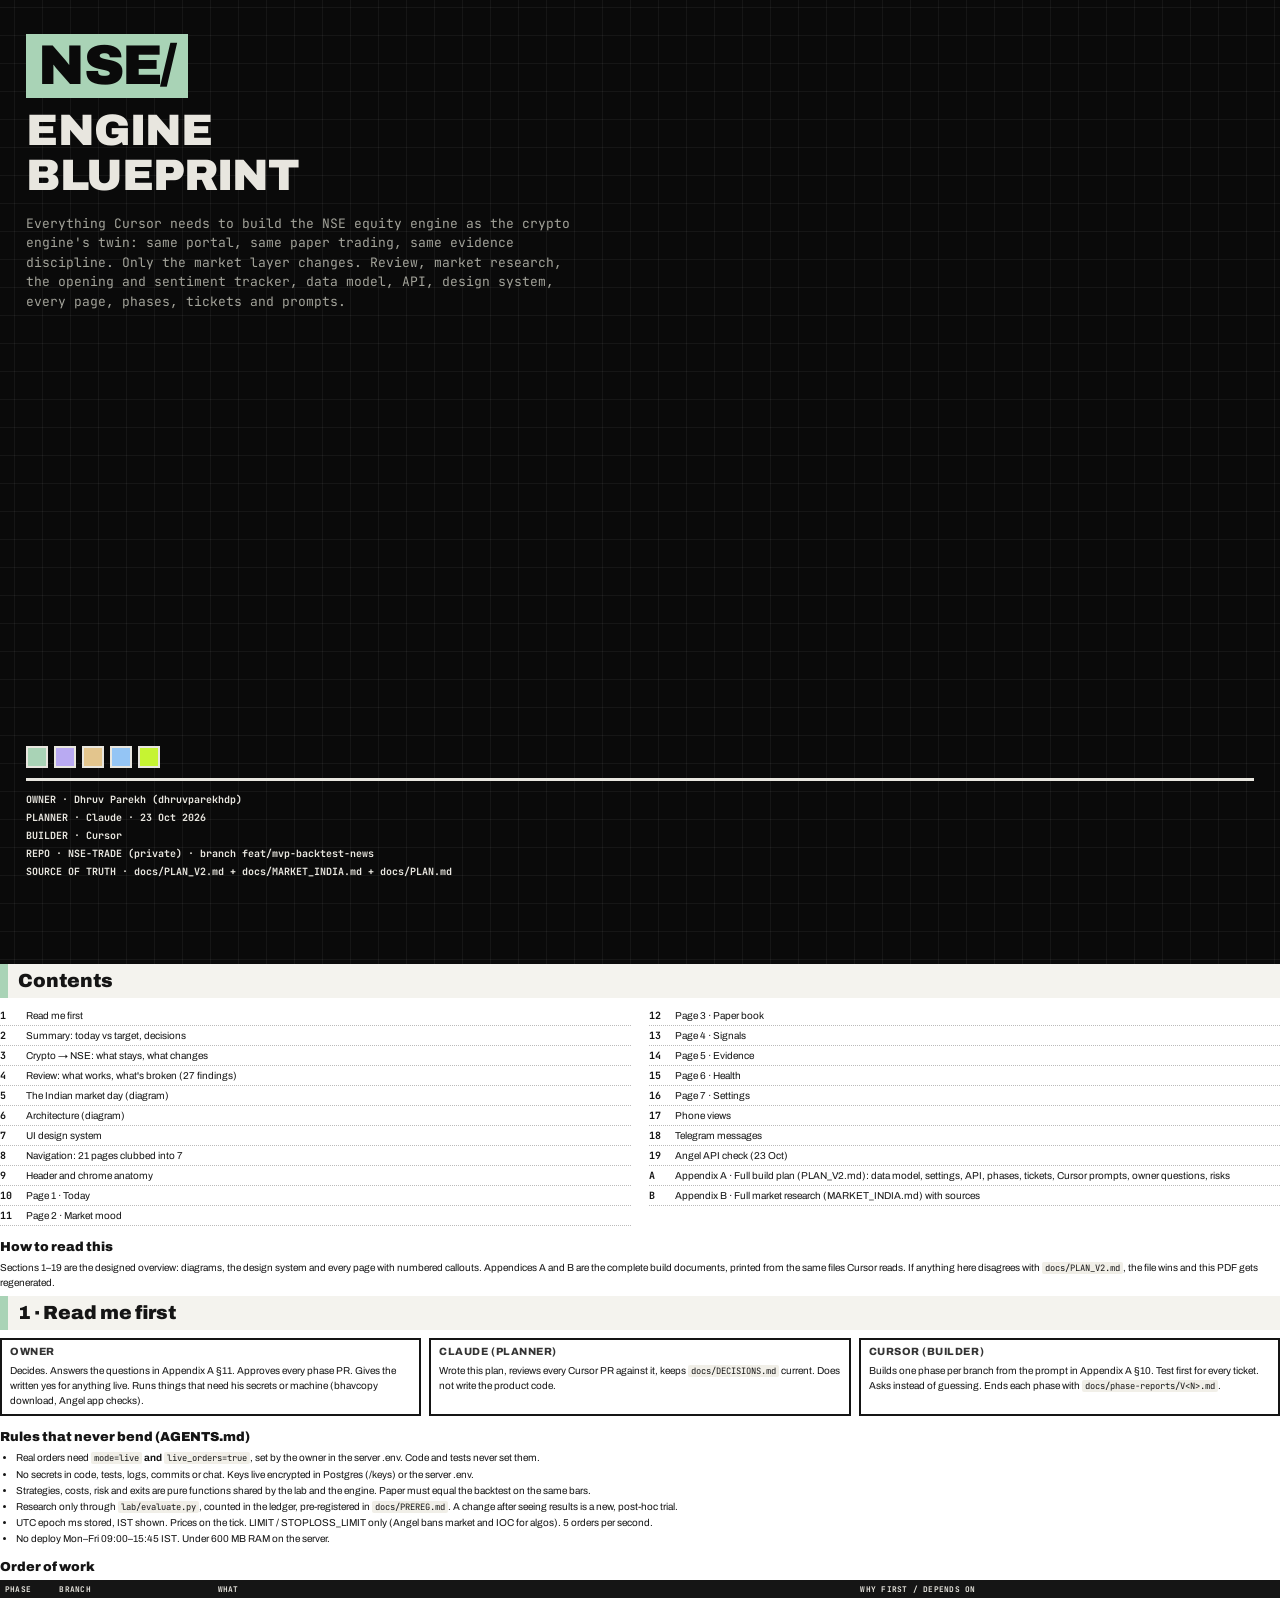
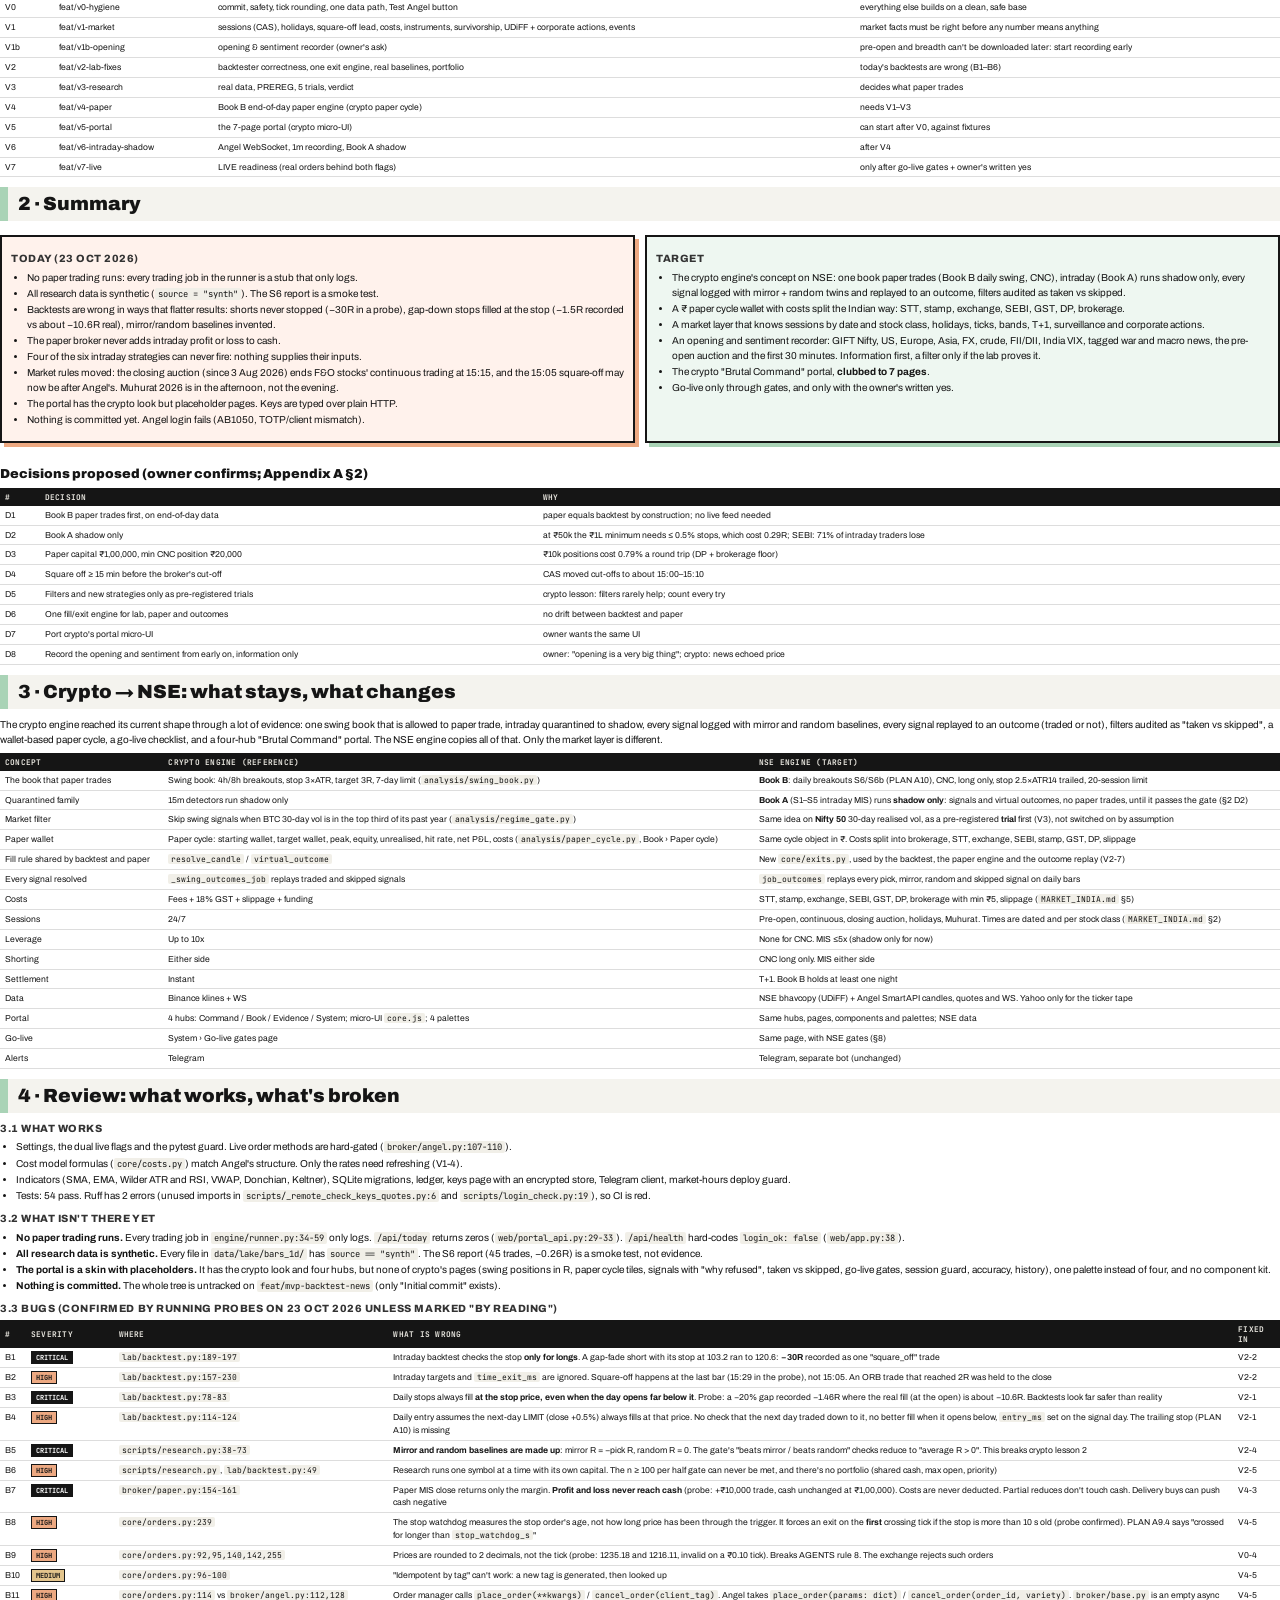
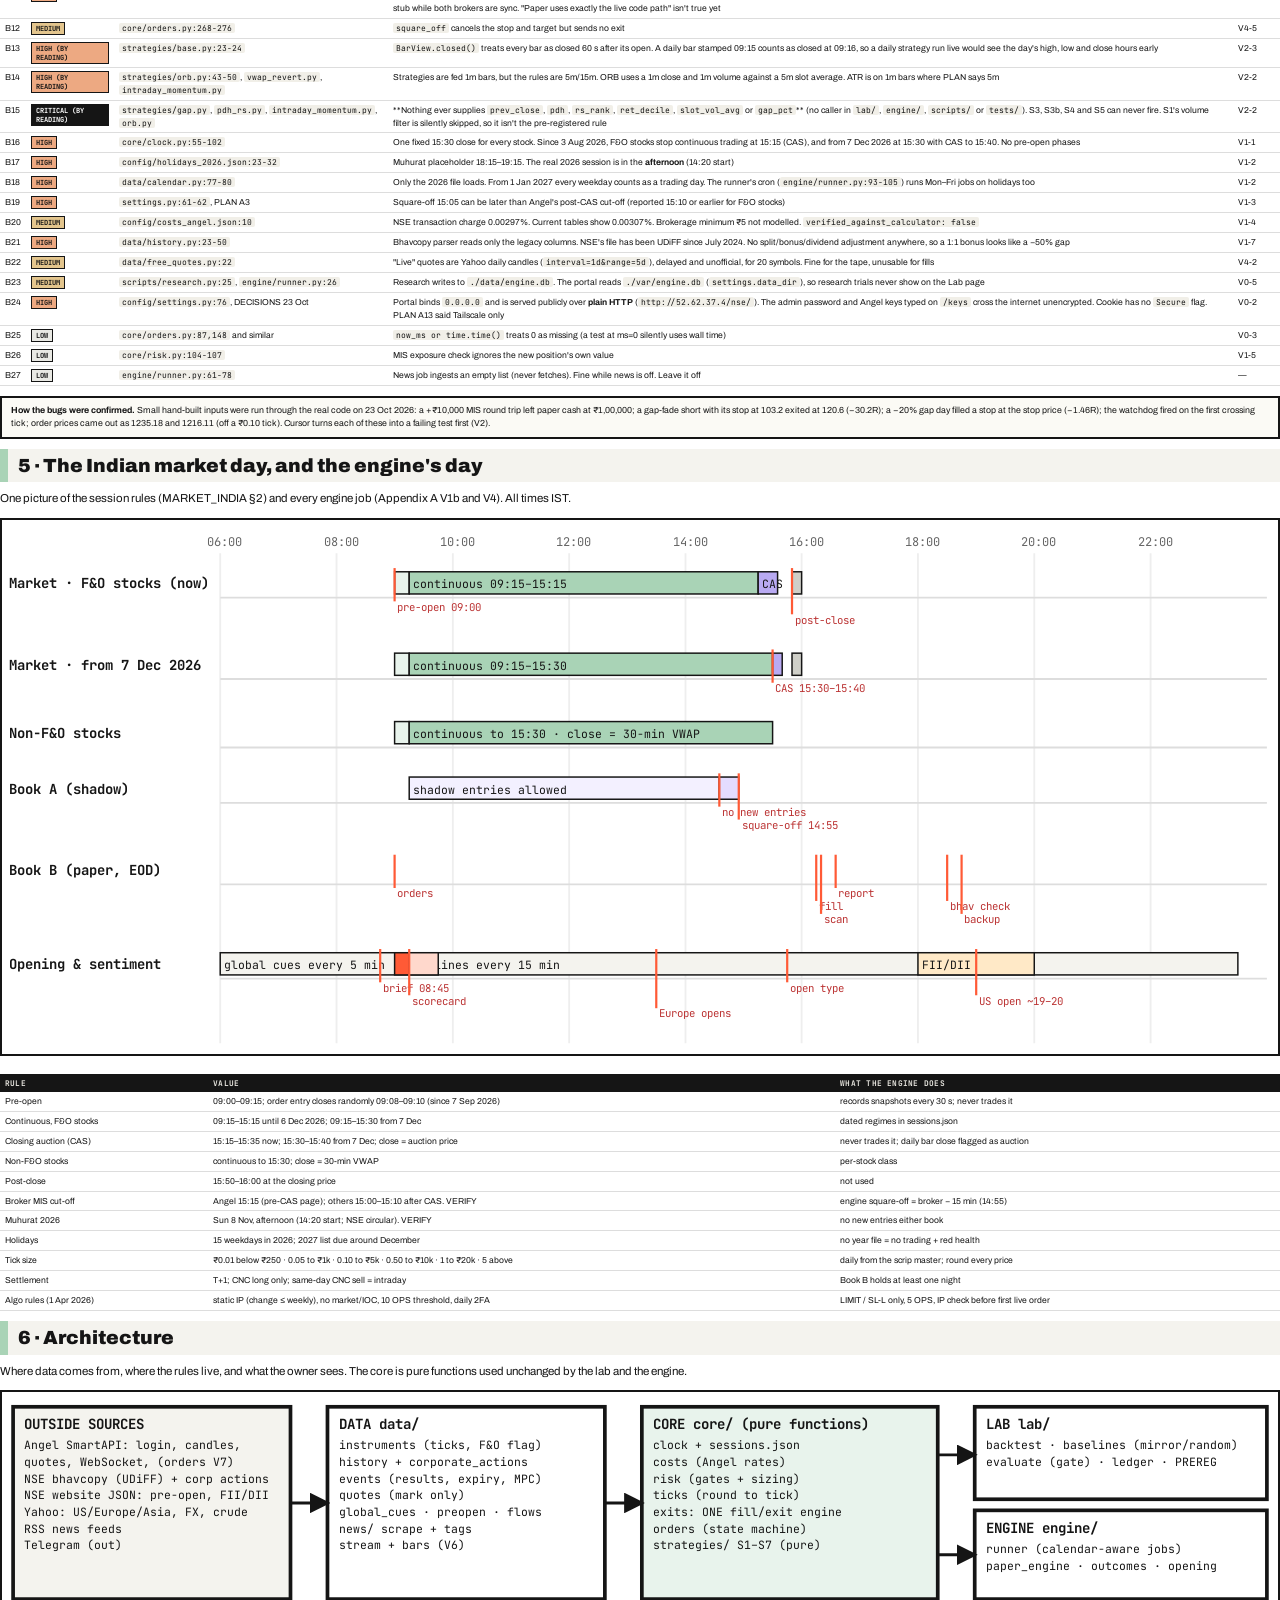
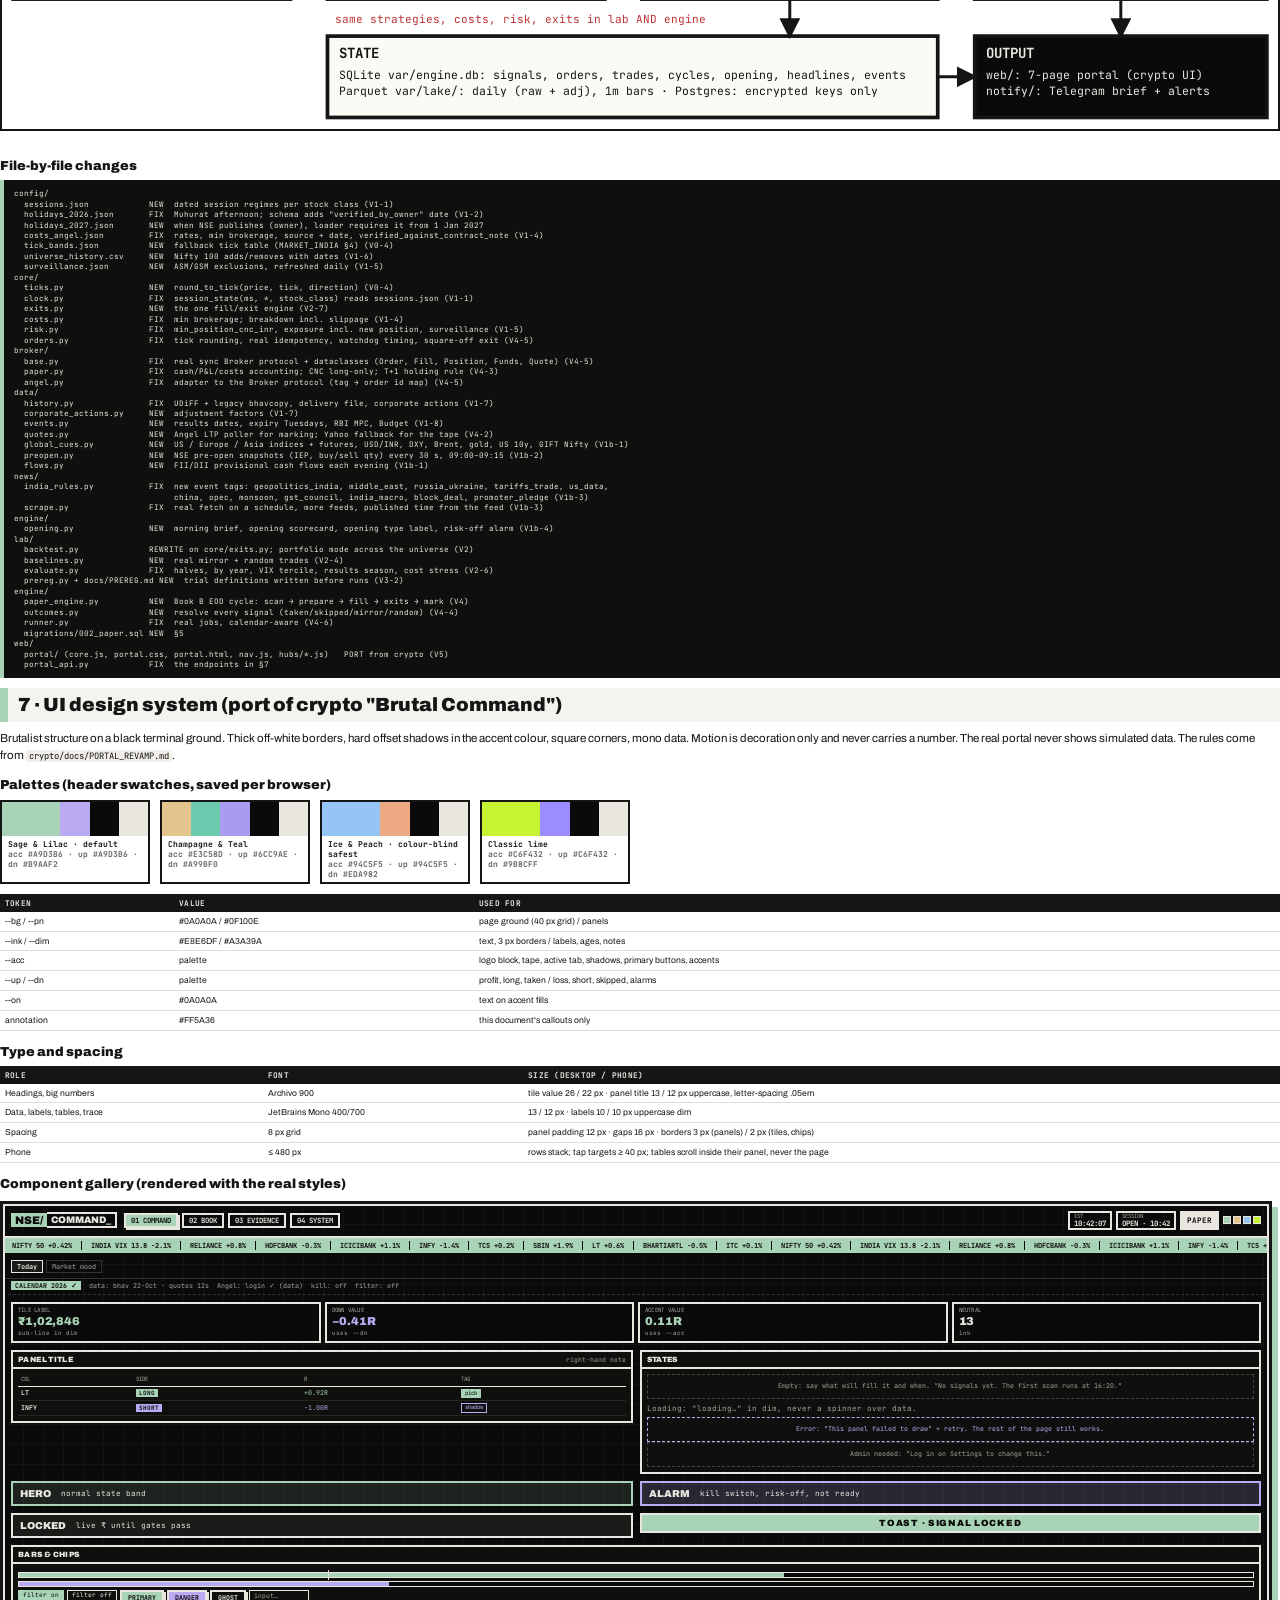
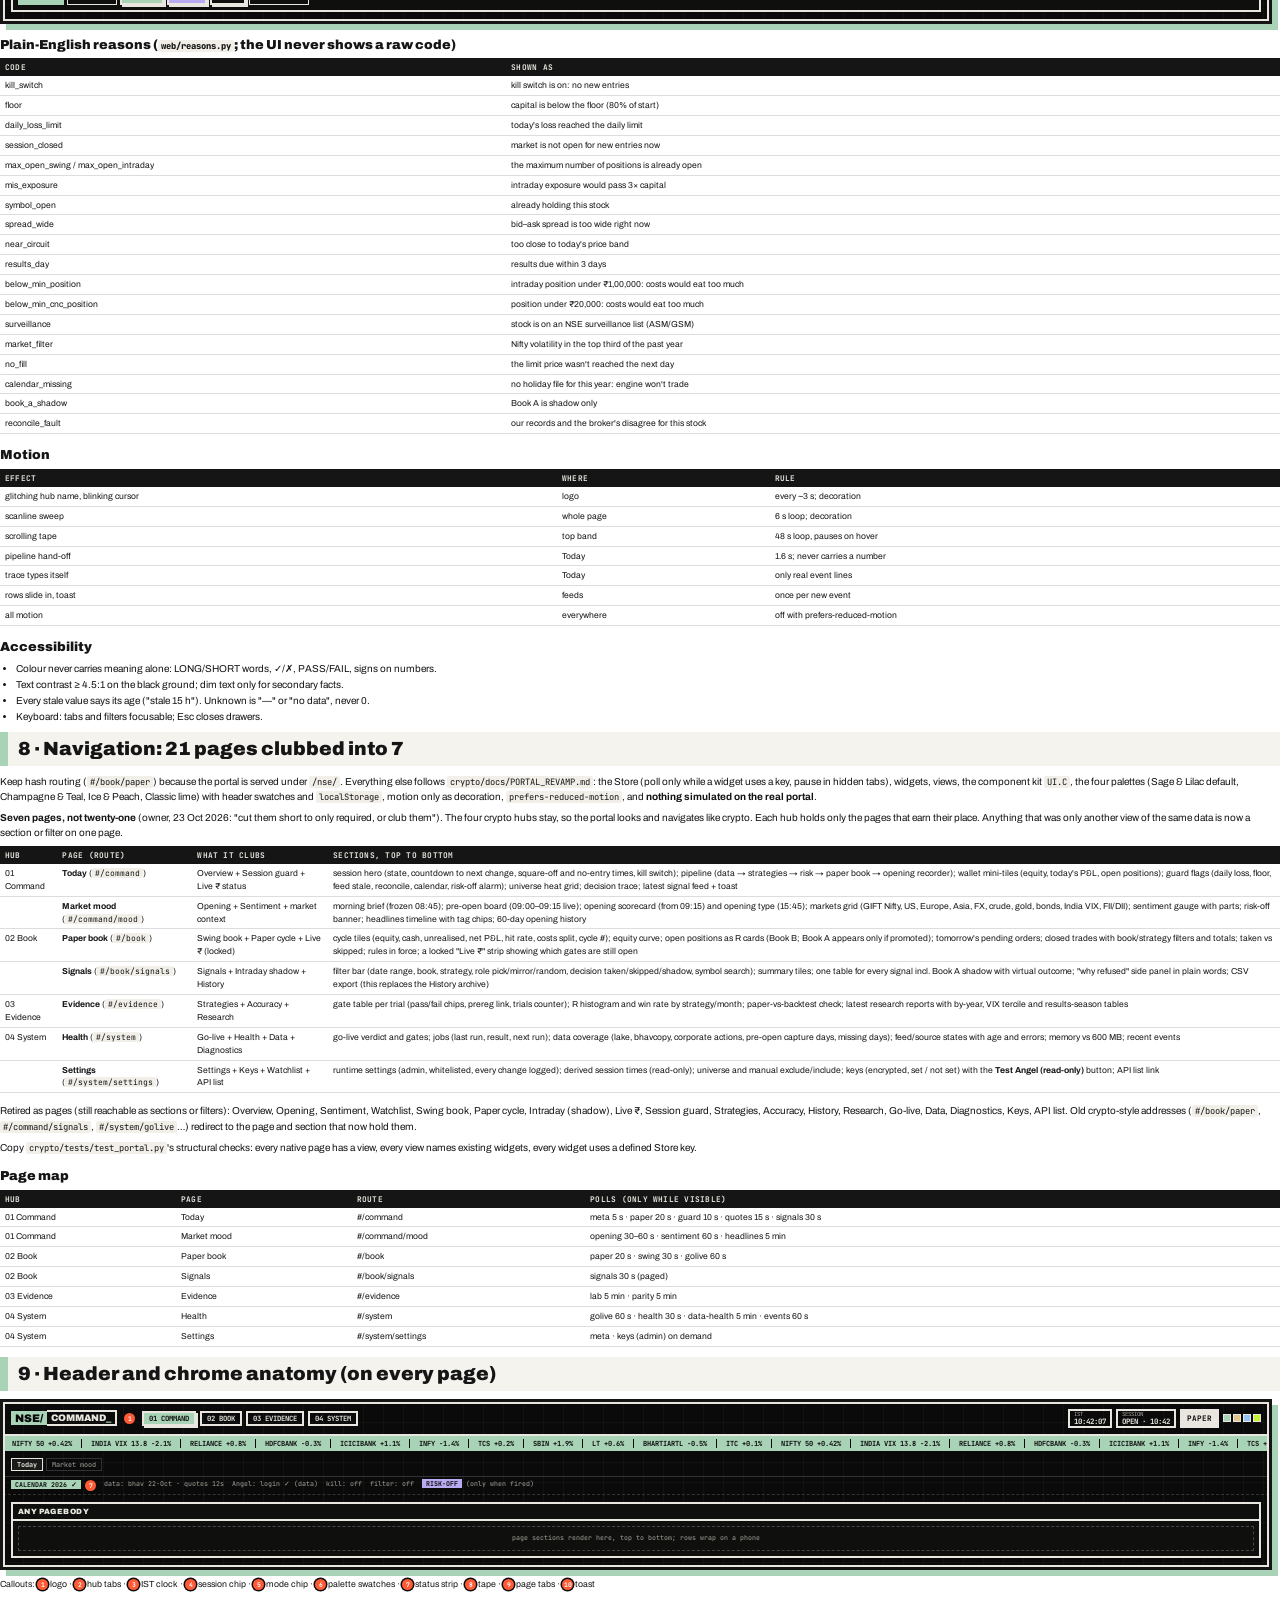
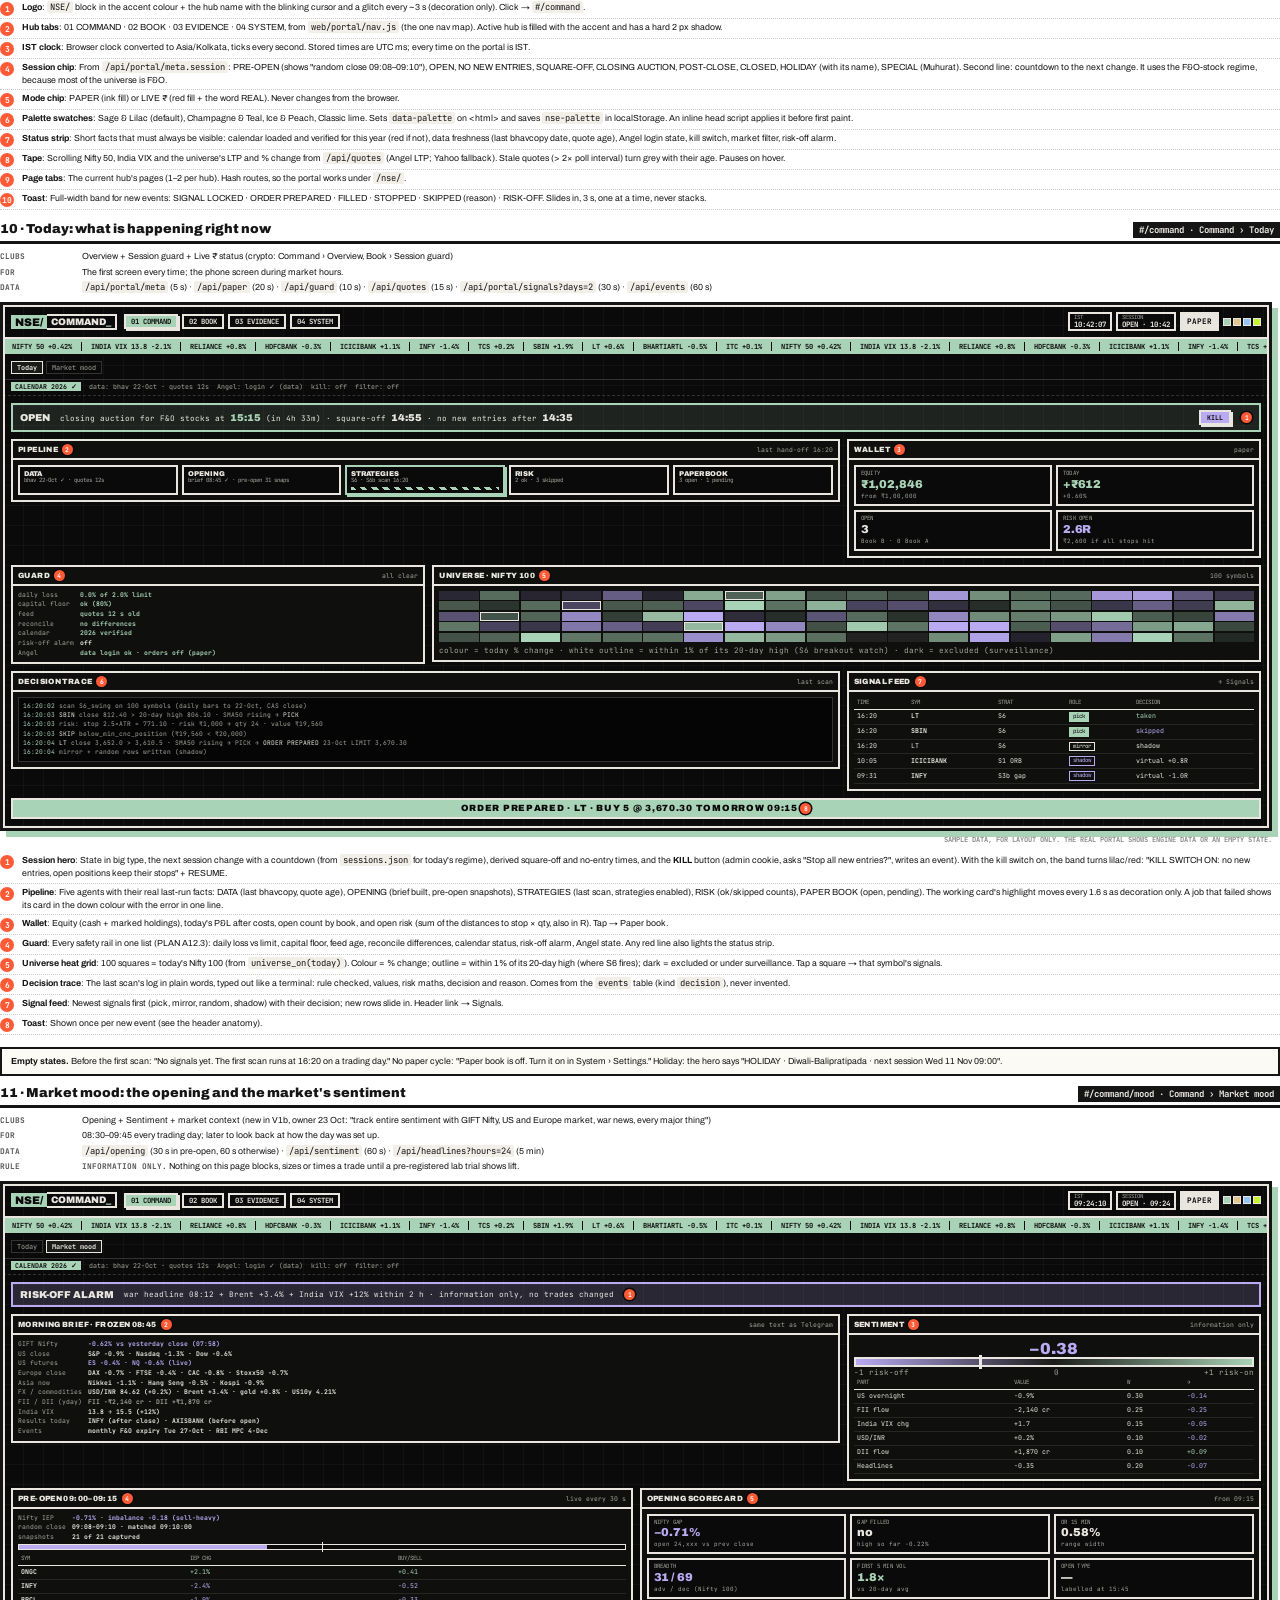
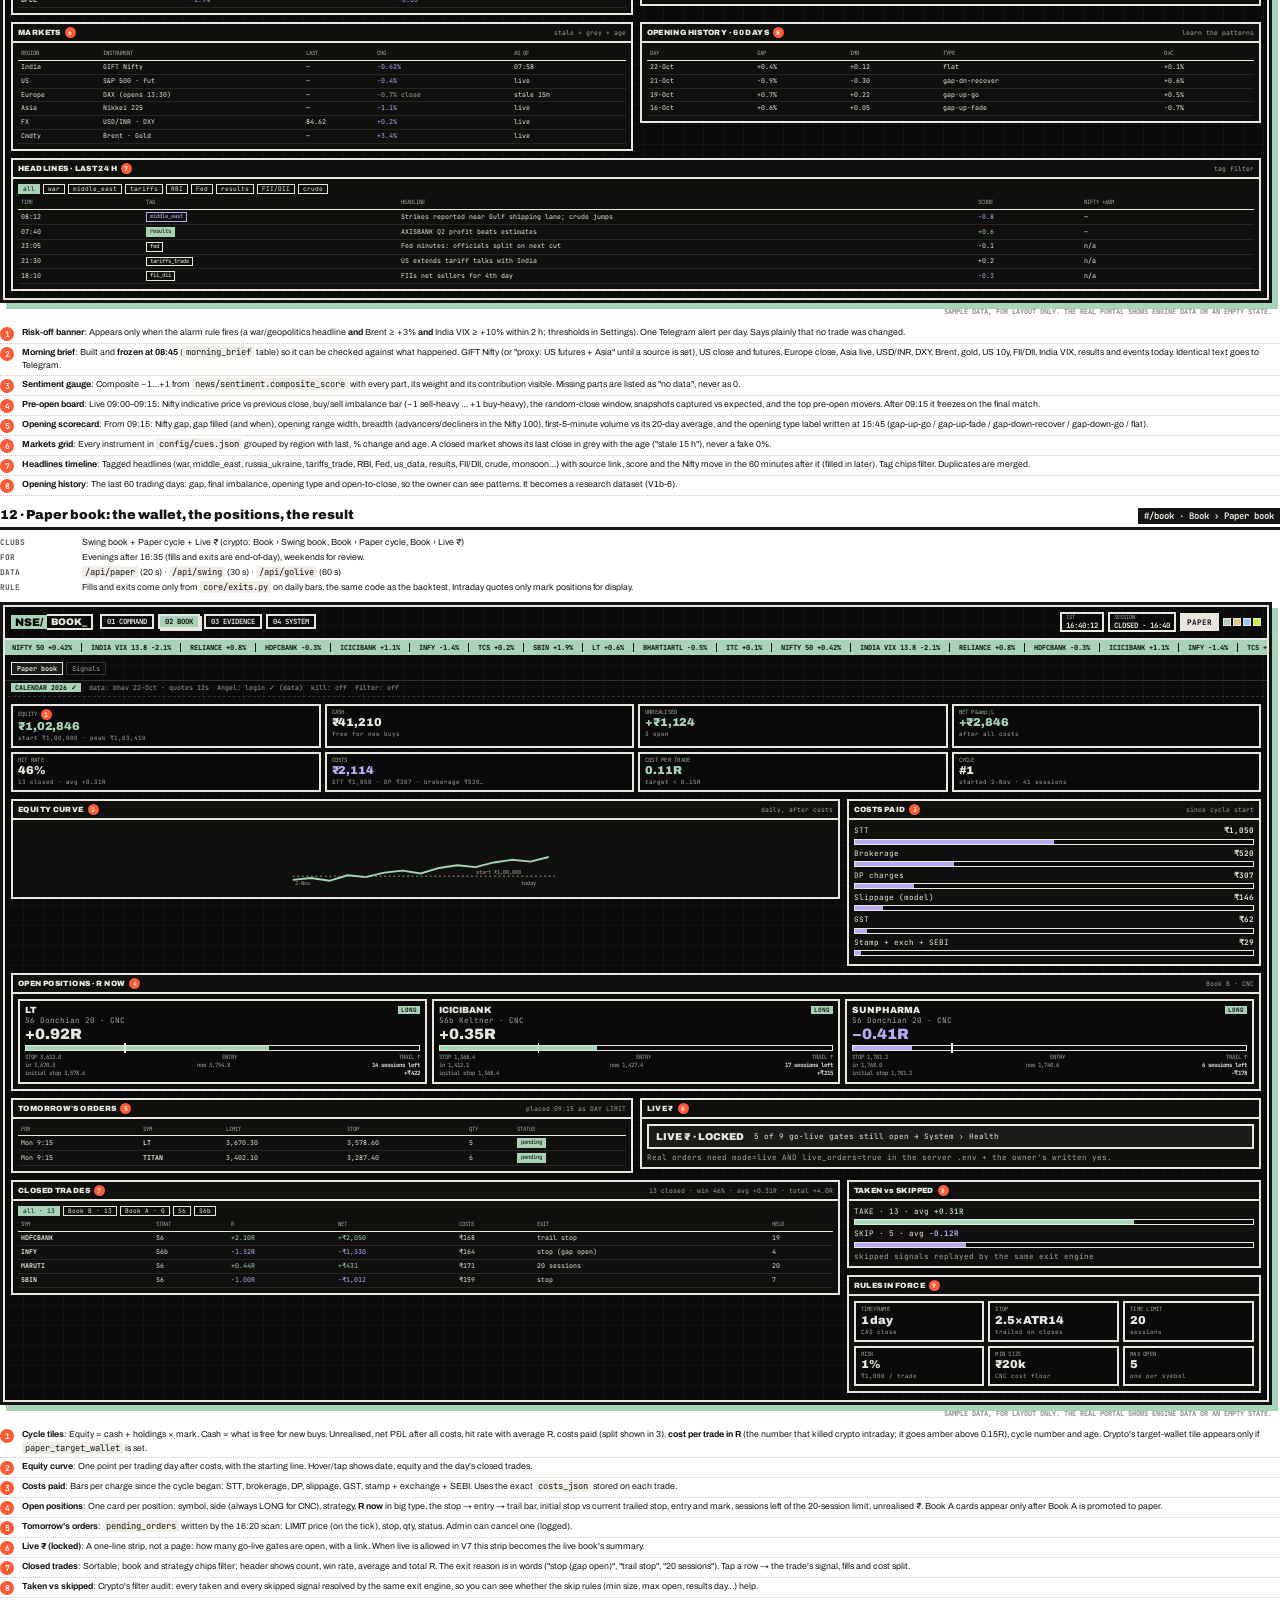
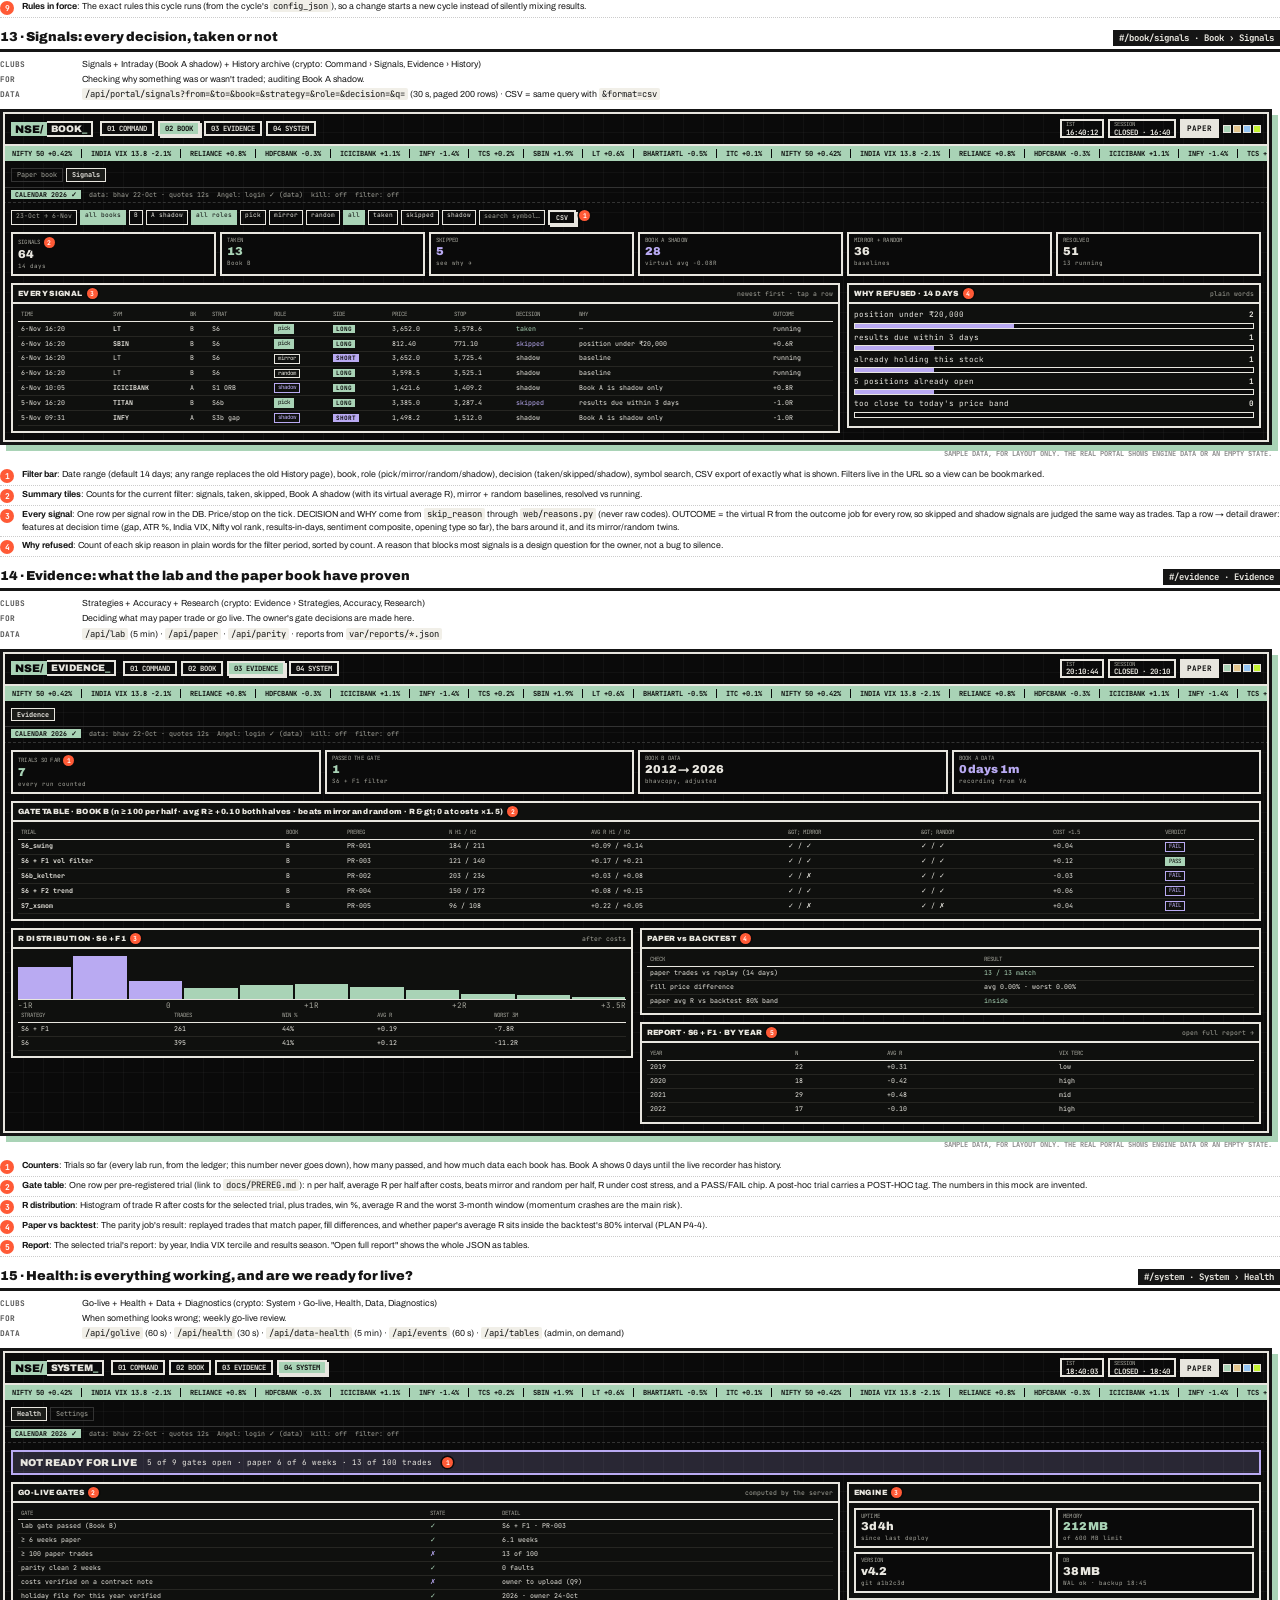
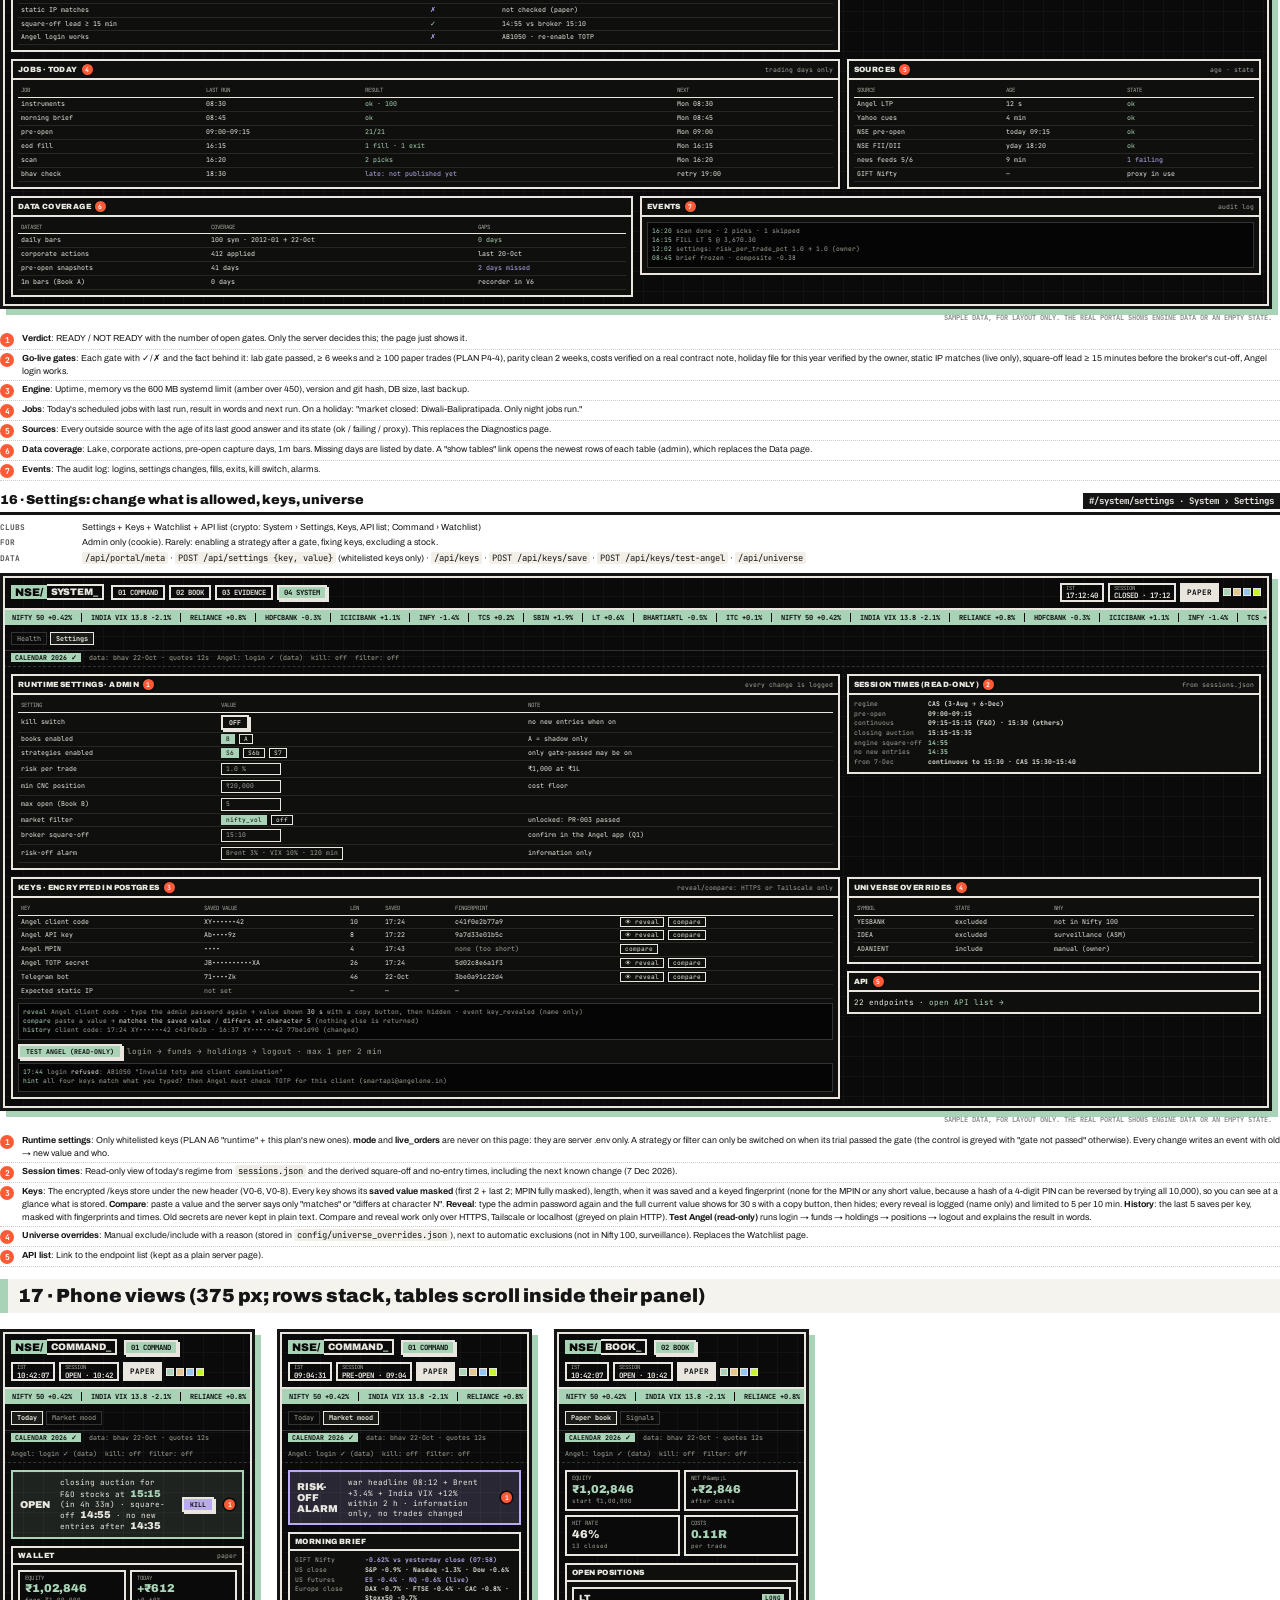
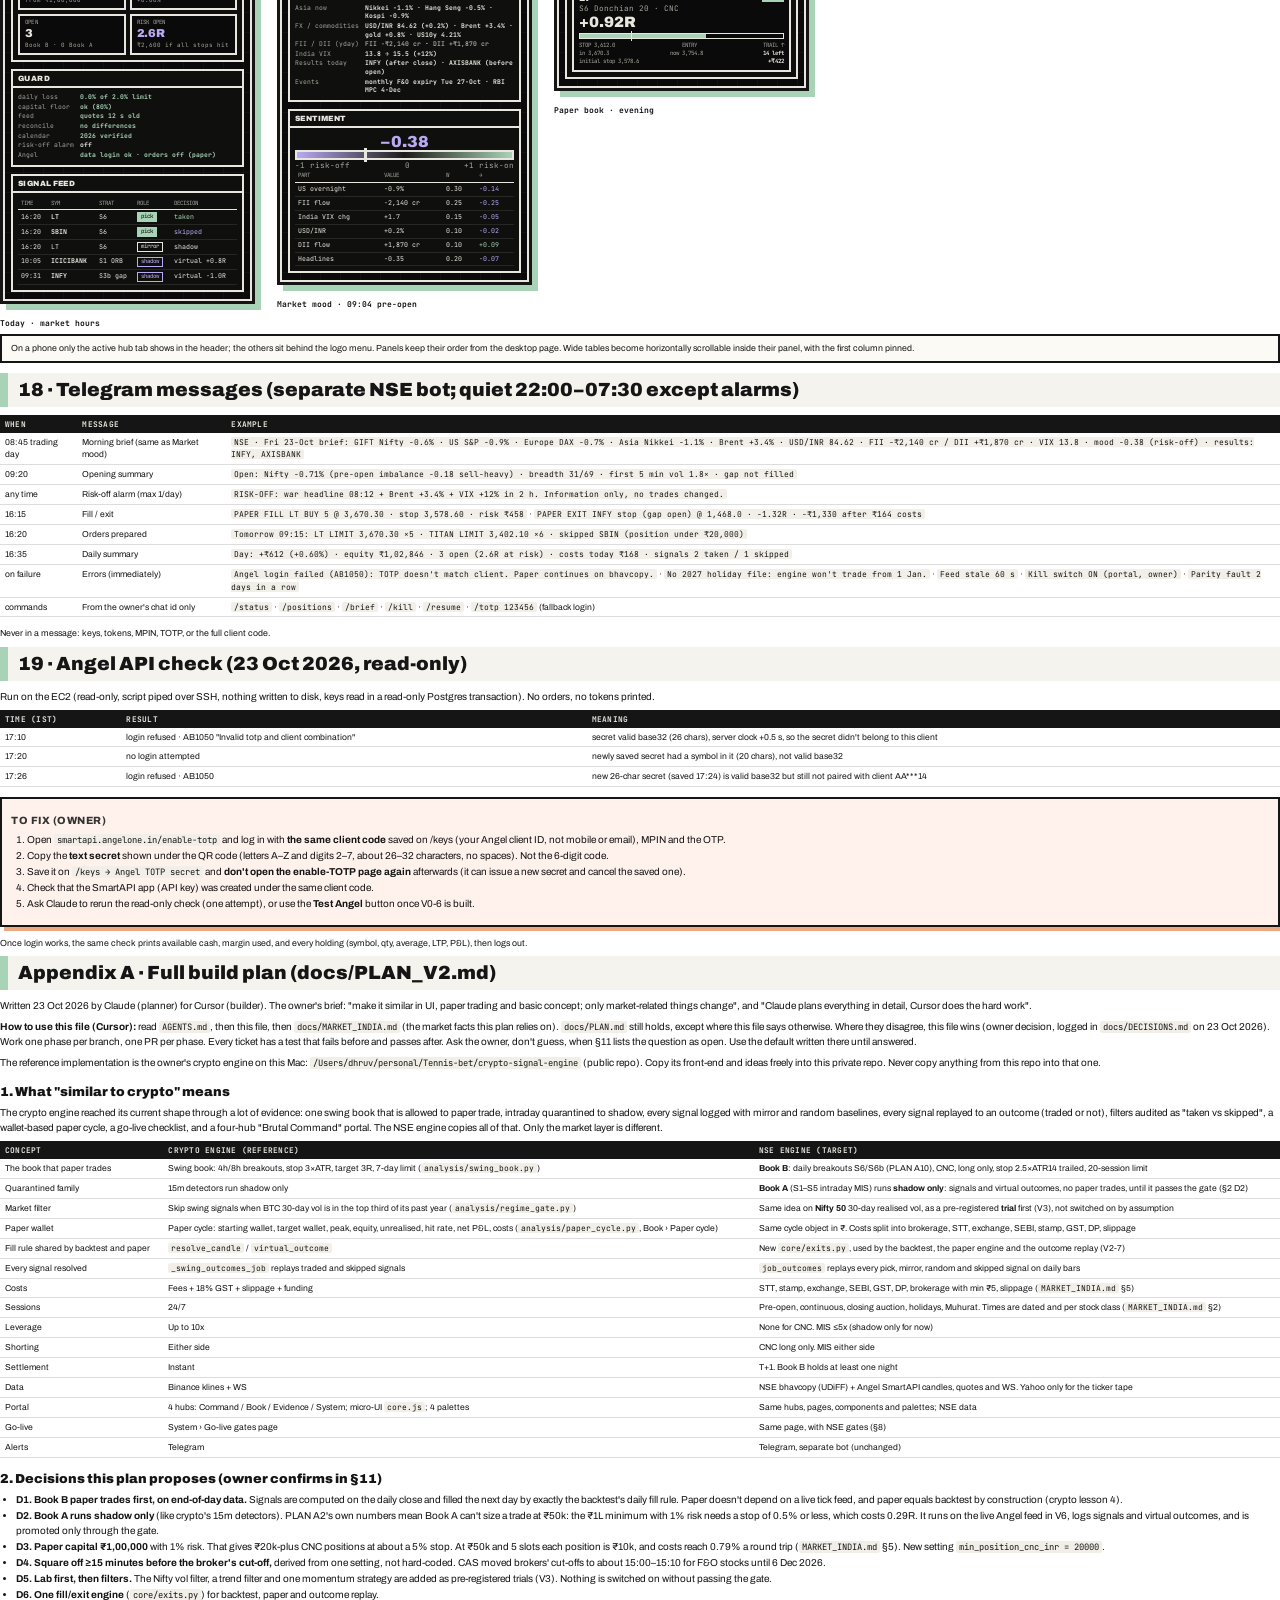
<file: docs/blueprint/NSE_Engine_Blueprint.html>
<!doctype html><html lang="en"><head><meta charset="utf-8"><title>NSE Engine Blueprint</title><link rel="preconnect" href="https://fonts.googleapis.com"><link rel="preconnect" href="https://fonts.gstatic.com" crossorigin><link href="https://fonts.googleapis.com/css2?family=Archivo:wght@400;500;700;800;900&family=JetBrains+Mono:wght@400;700&display=block" rel="stylesheet"><style>
@page { size: A4; margin: 13mm 11mm 15mm 11mm;
  @bottom-right { content: "NSE engine blueprint · page " counter(page); font: 8px 'JetBrains Mono', monospace; color: #777; }
  @bottom-left { content: "23 Oct 2026 · Claude (plan) → Cursor (build)"; font: 8px 'JetBrains Mono', monospace; color: #777; } }
@page :first { @bottom-right { content: none } @bottom-left { content: none } }
* { box-sizing: border-box; -webkit-print-color-adjust: exact; print-color-adjust: exact; }
html, body { margin: 0; background: #fff; }
body { font: 10px/1.5 'Archivo', 'Helvetica Neue', Arial, sans-serif; color: #151515; }
.mono, code, pre { font-family: 'JetBrains Mono', ui-monospace, Menlo, monospace; }
code { font-size: 8.8px; background: #f1efe8; padding: 0 3px; border-radius: 2px; }
pre { font-size: 7.6px; line-height: 1.38; background: #0f100e; color: #e8e6df; padding: 8px 10px; border-left: 4px solid #A9D3B6;
  white-space: pre-wrap; word-break: break-word; break-inside: avoid; margin: 6px 0 10px; }
h1 { font: 900 30px/1.05 'Archivo', sans-serif; letter-spacing: -.02em; margin: 0 0 8px; }
h2 { font: 900 19px/1.15 'Archivo', sans-serif; margin: 0 0 8px; padding: 6px 0 6px 10px; border-left: 8px solid #A9D3B6; background: #f4f3ee; }
h3 { font: 900 13px/1.2 'Archivo', sans-serif; margin: 14px 0 5px; }
h4 { font: 800 10.5px/1.2 'Archivo', sans-serif; margin: 10px 0 4px; text-transform: uppercase; letter-spacing: .05em; color: #333; }
p { margin: 0 0 6px; }
ul, ol { margin: 2px 0 8px 16px; padding: 0; } li { margin: 1px 0; }
.sec { break-before: page; }
.keep { break-inside: avoid; }
.lead { font-size: 11.5px; line-height: 1.5; }
.small { font-size: 8.8px; } .tiny { font-size: 7.6px; } .dim { color: #666; }
.note { border: 2px solid #151515; background: #fbfaf5; padding: 6px 9px; margin: 6px 0 10px; break-inside: avoid; }
.warn { border: 2px solid #151515; background: #fff2ec; box-shadow: 4px 4px 0 #EDA982; padding: 6px 9px; margin: 6px 0 10px; break-inside: avoid; }
.ok { border: 2px solid #151515; background: #eef7f1; box-shadow: 4px 4px 0 #A9D3B6; padding: 6px 9px; margin: 6px 0 10px; break-inside: avoid; }
table.t { width: 100%; border-collapse: collapse; margin: 4px 0 10px; font-size: 8.6px; }
table.t th { background: #151515; color: #E8E6DF; text-align: left; font: 700 7.8px 'JetBrains Mono', monospace; padding: 4px 5px;
  text-transform: uppercase; letter-spacing: .03em; }
table.t td { border-bottom: 1px solid #ddd; padding: 3px 5px; vertical-align: top; }
table.t tr { break-inside: avoid; }
table.t td.m, table.t td code { font-family: 'JetBrains Mono', monospace; font-size: 8px; }
.sev { display: inline-block; font: 700 7px 'JetBrains Mono', monospace; padding: 1px 4px; border: 1px solid #151515; text-transform: uppercase; }
.sev.critical { background: #151515; color: #fff; } .sev.high { background: #EDA982; } .sev.medium { background: #E3C58D; } .sev.low { background: #e9e9e4; }
.cover { height: 268mm; display: flex; flex-direction: column; justify-content: space-between; background: #0A0A0A; color: #E8E6DF;
  margin: -13mm -11mm 0; padding: 22mm 18mm; background-image: linear-gradient(#ffffff0d 1px, transparent 1px), linear-gradient(90deg, #ffffff0d 1px, transparent 1px);
  background-size: 28px 28px; }
.cover .blk { background: #A9D3B6; color: #0A0A0A; display: inline-block; padding: 4px 12px; font: 900 56px/1 'Archivo', sans-serif; letter-spacing: -.03em; }
.cover .big { font: 900 44px/1.02 'Archivo', sans-serif; margin-top: 10px; letter-spacing: -.02em; }
.cover .sub { font: 400 13px/1.5 'JetBrains Mono', monospace; color: #A3A39A; max-width: 150mm; margin-top: 16px; }
.cover .meta { font: 700 10px/1.8 'JetBrains Mono', monospace; color: #E8E6DF; border-top: 3px solid #E8E6DF; padding-top: 10px; }
.cover .sw { display: inline-block; width: 22px; height: 22px; border: 2px solid #E8E6DF; margin-right: 6px; vertical-align: middle; }
.toc { columns: 2; column-gap: 18px; font-size: 10px; }
.toc div { break-inside: avoid; padding: 2px 0; border-bottom: 1px dotted #bbb; }
.toc b { font-family: 'JetBrains Mono', monospace; display: inline-block; width: 26px; }
.grid2 { display: grid; grid-template-columns: 1fr 1fr; gap: 10px; }
.grid3 { display: grid; grid-template-columns: 1fr 1fr 1fr; gap: 8px; }
.card { border: 2px solid #151515; padding: 6px 8px; background: #fff; break-inside: avoid; }
.card h4 { margin-top: 0; }
.legend { margin: 4px 0 12px; font-size: 8.8px; break-inside: auto; }
.legend .li { display: grid; grid-template-columns: 18px 1fr; gap: 4px; padding: 2px 0; border-bottom: 1px dotted #ccc; break-inside: avoid; }
.legend .li .n { display: inline-flex; width: 14px; height: 14px; border-radius: 50%; background: #FF5A36; color: #fff; font: 700 8px/14px 'JetBrains Mono';
  justify-content: center; margin-top: 1px; }
.pagehead { display: flex; justify-content: space-between; align-items: baseline; border-bottom: 3px solid #151515; padding-bottom: 3px; margin-bottom: 6px; }
.pagehead .route { font: 700 9px 'JetBrains Mono', monospace; background: #151515; color: #E8E6DF; padding: 2px 6px; }
.facts { display: grid; grid-template-columns: 74px 1fr; gap: 2px 8px; font-size: 8.8px; margin: 4px 0 6px; }
.facts b { font: 700 7.8px 'JetBrains Mono', monospace; text-transform: uppercase; color: #555; padding-top: 1px; }
.sample { font: 700 7px 'JetBrains Mono', monospace; color: #888; text-align: right; margin: -10px 8px 8px 0; }
.sw-row { display: flex; gap: 10px; flex-wrap: wrap; margin: 6px 0 10px; }
.swc { border: 2px solid #151515; width: 150px; break-inside: avoid; }
.swc .bar { display: flex; height: 34px; } .swc .bar span { flex: 1; }
.swc .lbl { padding: 3px 6px; font: 700 8px 'JetBrains Mono', monospace; }

/* ---------- screen mockups (Brutal Command) ---------- */
.scr { --acc: #A9D3B6; --up: #A9D3B6; --dn: #B9AAF2; --ink: #E8E6DF; --dim: #A3A39A; --bg: #0A0A0A; --pn: #0F100E; --on: #0A0A0A;
  background: var(--bg); color: var(--ink); border: 3px solid #151515; outline: 2px solid var(--ink); outline-offset: -5px;
  box-shadow: 6px 6px 0 var(--acc); font: 7.6px/1.35 'JetBrains Mono', monospace; margin: 8px 8px 14px 0; break-inside: avoid;
  background-image: linear-gradient(#ffffff08 1px, transparent 1px), linear-gradient(90deg, #ffffff08 1px, transparent 1px); background-size: 20px 20px; }
.scr.p-champ { --acc: #E3C58D; --up: #6CC9AE; --dn: #A99BF0; } .scr.p-ice { --acc: #94C5F5; --up: #94C5F5; --dn: #EDA982; }
.scr.p-lime { --acc: #C6F432; --up: #C6F432; --dn: #9B8CFF; }
.scr .hd { display: flex; align-items: center; gap: 7px; padding: 7px 8px 6px; border-bottom: 2px solid var(--ink); }
.scr .logo { display: flex; align-items: center; gap: 0; font: 900 11px 'Archivo', sans-serif; white-space: nowrap; }
.scr .logo .a { background: var(--acc); color: var(--on); padding: 1px 4px; } .scr .logo .b { padding: 1px 4px; border: 2px solid var(--ink); border-left: 0; font-size: 9.5px; }
.scr .tabs { display: flex; gap: 4px; flex: 1; flex-wrap: wrap; }
.scr .tab { border: 2px solid var(--ink); padding: 1px 5px; font: 700 7.2px 'JetBrains Mono'; white-space: nowrap; }
.scr .tab.on { background: var(--acc); color: var(--on); box-shadow: 2px 2px 0 var(--ink); }
.scr .chips { display: flex; gap: 4px; align-items: center; }
.scr .ch { border: 2px solid var(--ink); padding: 0 4px; line-height: 1.15; white-space: nowrap; } .scr .ch small { display: block; font-size: 5.6px; color: var(--dim); }
.scr .ch b { font-size: 7.4px; } .scr .ch.ink { background: var(--ink); color: var(--on); font-weight: 700; padding: 3px 5px; }
.scr .swz { display: flex; gap: 2px; } .scr .swz i { width: 8px; height: 8px; border: 1px solid var(--ink); display: block; }
.scr .tape { background: var(--acc); color: var(--on); font: 700 7px 'JetBrains Mono'; white-space: nowrap; overflow: hidden; padding: 3px 0; border-bottom: 2px solid var(--bg); }
.scr .tape span { padding: 0 9px; border-right: 1.5px solid var(--on); }
.scr .sub { display: flex; gap: 3px; padding: 5px 8px; border-bottom: 1px solid #333; flex-wrap: wrap; }
.scr .st { padding: 1px 5px; color: var(--dim); border: 1px solid #333; font-size: 6.8px; } .scr .st.on { color: var(--ink); border-color: var(--ink); background: #1b1c19; font-weight: 700; }
.scr .strip { display: flex; gap: 8px; padding: 3px 8px; font-size: 6.6px; color: var(--dim); border-bottom: 1px dashed #333; flex-wrap: wrap; }
.scr .strip .g { background: var(--acc); color: var(--on); padding: 0 4px; font-weight: 700; } .scr .strip .r { background: var(--dn); color: var(--on); padding: 0 4px; font-weight: 700; }
.scr .bd { padding: 7px 8px 9px; display: flex; flex-direction: column; gap: 7px; }
.scr .rw { display: flex; gap: 7px; align-items: stretch; } .scr .rw > * { min-width: 0; }
.scr .grow { flex: 2; } .scr .side { flex: 1; } .scr .full { flex: 1; } .scr .half { flex: 1; }
.scr .stack { display: flex; flex-direction: column; gap: 7px; }
.scr .pn { border: 2px solid var(--ink); background: var(--pn); }
.scr .pn-h { display: flex; align-items: center; gap: 4px; padding: 3px 5px; border-bottom: 2px solid var(--ink); font: 900 7.6px 'Archivo', sans-serif; letter-spacing: .05em; }
.scr .pn-h .r { margin-left: auto; font: 400 6.4px 'JetBrains Mono'; color: var(--dim); letter-spacing: 0; }
.scr .pn-b { padding: 5px; }
.scr .tiles { display: grid; gap: 4px; } .scr .tile { border: 2px solid var(--ink); padding: 3px 5px; background: var(--bg); }
.scr .tile small { display: block; font-size: 5.8px; color: var(--dim); letter-spacing: .04em; }
.scr .tile b { display: block; font: 900 11.5px 'Archivo', sans-serif; letter-spacing: -.01em; } .scr .tile i { font-style: normal; font-size: 5.9px; color: var(--dim); }
.scr .up { color: var(--up); } .scr .dn { color: var(--dn); } .scr .acc { color: var(--acc); } .scr .dimc { color: var(--dim); }
.scr table { width: 100%; border-collapse: collapse; font-size: 6.6px; }
.scr th { text-align: left; color: var(--dim); font-weight: 400; font-size: 5.8px; border-bottom: 1.5px solid var(--ink); padding: 2px 3px; text-transform: uppercase; }
.scr td { border-bottom: 1px solid #262622; padding: 2px 3px; white-space: nowrap; overflow: hidden; text-overflow: ellipsis; max-width: 120px; }
.scr .sd { display: inline-block; padding: 0 3px; color: var(--on); font-weight: 700; font-size: 6px; } .scr .sd.l { background: var(--up); } .scr .sd.s { background: var(--dn); }
.scr .tg { display: inline-block; border: 1px solid var(--ink); padding: 0 3px; font-size: 5.8px; } .scr .tg.f { background: var(--ink); color: var(--on); }
.scr .tg.a { background: var(--acc); color: var(--on); border-color: var(--acc); } .scr .tg.d { border-color: var(--dn); color: var(--dn); }
.scr .bar { height: 6px; border: 1.5px solid var(--ink); position: relative; background: var(--bg); margin: 3px 0; }
.scr .bar i { position: absolute; top: 0; bottom: 0; left: 0; background: var(--acc); } .scr .bar i.dn { background: var(--dn); }
.scr .bar u { position: absolute; top: -3px; bottom: -3px; width: 1.5px; background: var(--ink); }
.scr .cards { display: grid; gap: 5px; } .scr .pos { border: 2px solid var(--ink); padding: 4px 5px; background: var(--bg); }
.scr .pos-top { display: flex; justify-content: space-between; align-items: center; } .scr .pos-top b { font: 900 9px 'Archivo'; }
.scr .pos-r { font: 900 15px 'Archivo'; margin: 1px 0; } .scr .pos-sc, .scr .pos-ft { display: flex; justify-content: space-between; font-size: 5.8px; color: var(--dim); }
.scr .pos-ft b { color: var(--ink); }
.scr .hero { border: 2px solid var(--acc); background: color-mix(in srgb, var(--acc) 12%, transparent); padding: 5px 7px; display: flex; gap: 10px; align-items: center; }
.scr .hero b { font: 900 10px 'Archivo'; } .scr .hero.red { border-color: var(--dn); background: color-mix(in srgb, var(--dn) 18%, transparent); }
.scr .hero.lock { border-color: var(--ink); background: #1b1c19; }
.scr .agents { display: grid; grid-template-columns: repeat(5, 1fr); gap: 4px; }
.scr .ag { border: 2px solid var(--ink); padding: 3px 4px; background: var(--bg); } .scr .ag.on { border-color: var(--acc); box-shadow: 2px 2px 0 var(--acc); }
.scr .ag b { display: block; font: 900 7px 'Archivo'; } .scr .ag i { font-style: normal; font-size: 5.8px; color: var(--dim); display: block; }
.scr .stripes { height: 3px; margin-top: 2px; background: repeating-linear-gradient(45deg, var(--acc) 0 4px, transparent 4px 8px); }
.scr .term { background: #050505; border: 1px solid #333; padding: 4px; font-size: 6.3px; line-height: 1.45; color: var(--dim); }
.scr .term b { color: var(--acc); font-weight: 400; } .scr .term em { color: var(--ink); font-style: normal; }
.scr .heat { display: grid; grid-template-columns: repeat(20, 1fr); gap: 1.5px; }
.scr .heat i { height: 9px; display: block; border: 1px solid transparent; } .scr .heat i.o { border-color: var(--ink); } .scr .heat i.x { background: #222 !important; }
.scr .chipset { display: flex; gap: 3px; flex-wrap: wrap; } .scr .cb { border: 1.5px solid var(--ink); padding: 0 4px; font-size: 6.2px; } .scr .cb.on { background: var(--acc); color: var(--on); border-color: var(--acc); }
.scr .inp { border: 1.5px solid var(--ink); padding: 1px 4px; color: var(--dim); font-size: 6.4px; display: inline-block; min-width: 60px; }
.scr .btn { display: inline-block; background: var(--acc); color: var(--on); border: 2px solid var(--ink); box-shadow: 2px 2px 0 var(--ink); padding: 1px 6px; font: 700 6.6px 'JetBrains Mono'; }
.scr .btn.dk { background: var(--dn); } .scr .btn.gh { background: transparent; color: var(--ink); }
.scr .gauge { height: 10px; border: 2px solid var(--ink); position: relative; background: linear-gradient(90deg, var(--dn), #1b1c19 50%, var(--up)); }
.scr .gauge u { position: absolute; top: -4px; bottom: -4px; width: 3px; background: var(--ink); }
.scr .hist { display: flex; align-items: flex-end; gap: 2px; height: 46px; border-bottom: 1.5px solid var(--ink); }
.scr .hist i { flex: 1; background: var(--acc); display: block; } .scr .hist i.n { background: var(--dn); }
.scr .kv { display: grid; grid-template-columns: auto 1fr; gap: 1px 6px; font-size: 6.4px; } .scr .kv span { color: var(--dim); }
.scr .toast { background: var(--acc); color: var(--on); text-align: center; font: 900 9px 'Archivo'; padding: 3px; letter-spacing: .08em; border: 2px solid var(--ink); }
.scr .empty { color: var(--dim); border: 1.5px dashed #444; padding: 7px; text-align: center; font-size: 6.6px; }
.scr .co, .co { display: inline-flex; width: 11px; height: 11px; border-radius: 50%; background: #FF5A36; color: #fff; font: 700 6.4px/11px 'JetBrains Mono';
  justify-content: center; align-items: center; flex: none; vertical-align: middle; box-shadow: 0 0 0 1.5px #0A0A0A; }
.scr.phone { width: 255px; } .scr.phone .tabs .tab:not(.on) { display: none; } .scr.phone .rw { flex-direction: column; }
.scr.phone .agents { grid-template-columns: repeat(2, 1fr); } .scr.phone .hd { flex-wrap: wrap; }
.phones { display: flex; gap: 14px; align-items: flex-start; }
.phones .cap { font: 700 8px 'JetBrains Mono'; margin: 2px 0 0; }
svg text { font-family: 'JetBrains Mono', monospace; }
</style></head><body><section class="cover"><div><span class="blk">NSE/</span><div class="big">ENGINE<br>BLUEPRINT</div><div class="sub">Everything Cursor needs to build the NSE equity engine as the crypto engine's twin: same portal, same paper trading, same evidence discipline. Only the market layer changes. Review, market research, the opening and sentiment tracker, data model, API, design system, every page, phases, tickets and prompts.</div></div><div><div style="margin-bottom:10px"><span class="sw" style="background:#A9D3B6"></span><span class="sw" style="background:#B9AAF2"></span><span class="sw" style="background:#E3C58D"></span><span class="sw" style="background:#94C5F5"></span><span class="sw" style="background:#C6F432"></span></div><div class="meta">OWNER · Dhruv Parekh (dhruvparekhdp)<br>PLANNER · Claude · 23 Oct 2026<br>BUILDER · Cursor<br>REPO · NSE-TRADE (private) · branch feat/mvp-backtest-news<br>SOURCE OF TRUTH · docs/PLAN_V2.md + docs/MARKET_INDIA.md + docs/PLAN.md</div></div></section><section class="sec"><h2>Contents</h2><div class="toc"><div><b>1</b>Read me first</div><div><b>2</b>Summary: today vs target, decisions</div><div><b>3</b>Crypto → NSE: what stays, what changes</div><div><b>4</b>Review: what works, what&#x27;s broken (27 findings)</div><div><b>5</b>The Indian market day (diagram)</div><div><b>6</b>Architecture (diagram)</div><div><b>7</b>UI design system</div><div><b>8</b>Navigation: 21 pages clubbed into 7</div><div><b>9</b>Header and chrome anatomy</div><div><b>10</b>Page 1 · Today</div><div><b>11</b>Page 2 · Market mood</div><div><b>12</b>Page 3 · Paper book</div><div><b>13</b>Page 4 · Signals</div><div><b>14</b>Page 5 · Evidence</div><div><b>15</b>Page 6 · Health</div><div><b>16</b>Page 7 · Settings</div><div><b>17</b>Phone views</div><div><b>18</b>Telegram messages</div><div><b>19</b>Angel API check (23 Oct)</div><div><b>A</b>Appendix A · Full build plan (PLAN_V2.md): data model, settings, API, phases, tickets, Cursor prompts, owner questions, risks</div><div><b>B</b>Appendix B · Full market research (MARKET_INDIA.md) with sources</div></div><h3>How to read this</h3><p>Sections 1–19 are the designed overview: diagrams, the design system and every page with numbered callouts. Appendices A and B are the complete build documents, printed from the same files Cursor reads. If anything here disagrees with <code>docs/PLAN_V2.md</code>, the file wins and this PDF gets regenerated.</p></section><section class="sec"><h2>1 · Read me first</h2><div class="grid3"><div class="card"><h4>Owner</h4>Decides. Answers the questions in Appendix A §11. Approves every phase PR. Gives the written yes for anything live. Runs things that need his secrets or machine (bhavcopy download, Angel app checks).</div><div class="card"><h4>Claude (planner)</h4>Wrote this plan, reviews every Cursor PR against it, keeps <code>docs/DECISIONS.md</code> current. Does not write the product code.</div><div class="card"><h4>Cursor (builder)</h4>Builds one phase per branch from the prompt in Appendix A §10. Test first for every ticket. Asks instead of guessing. Ends each phase with <code>docs/phase-reports/V&lt;N&gt;.md</code>.</div></div><h3>Rules that never bend (AGENTS.md)</h3><ul><li>Real orders need <code>mode=live</code> <b>and</b> <code>live_orders=true</code>, set by the owner in the server .env. Code and tests never set them.</li><li>No secrets in code, tests, logs, commits or chat. Keys live encrypted in Postgres (/keys) or the server .env.</li><li>Strategies, costs, risk and exits are pure functions shared by the lab and the engine. Paper must equal the backtest on the same bars.</li><li>Research only through <code>lab/evaluate.py</code>, counted in the ledger, pre-registered in <code>docs/PREREG.md</code>. A change after seeing results is a new, post-hoc trial.</li><li>UTC epoch ms stored, IST shown. Prices on the tick. LIMIT / STOPLOSS_LIMIT only (Angel bans market and IOC for algos). 5 orders per second.</li><li>No deploy Mon–Fri 09:00–15:45 IST. Under 600 MB RAM on the server.</li></ul><h3>Order of work</h3><table class="t"><colgroup></colgroup><tr><th>Phase</th><th>Branch</th><th>What</th><th>Why first / depends on</th></tr><tr><td>V0</td><td>feat/v0-hygiene</td><td>commit, safety, tick rounding, one data path, Test Angel button</td><td>everything else builds on a clean, safe base</td></tr><tr><td>V1</td><td>feat/v1-market</td><td>sessions (CAS), holidays, square-off lead, costs, instruments, survivorship, UDiFF + corporate actions, events</td><td>market facts must be right before any number means anything</td></tr><tr><td>V1b</td><td>feat/v1b-opening</td><td>opening & sentiment recorder (owner's ask)</td><td>pre-open and breadth can't be downloaded later: start recording early</td></tr><tr><td>V2</td><td>feat/v2-lab-fixes</td><td>backtester correctness, one exit engine, real baselines, portfolio</td><td>today's backtests are wrong (B1–B6)</td></tr><tr><td>V3</td><td>feat/v3-research</td><td>real data, PREREG, 5 trials, verdict</td><td>decides what paper trades</td></tr><tr><td>V4</td><td>feat/v4-paper</td><td>Book B end-of-day paper engine (crypto paper cycle)</td><td>needs V1–V3</td></tr><tr><td>V5</td><td>feat/v5-portal</td><td>the 7-page portal (crypto micro-UI)</td><td>can start after V0, against fixtures</td></tr><tr><td>V6</td><td>feat/v6-intraday-shadow</td><td>Angel WebSocket, 1m recording, Book A shadow</td><td>after V4</td></tr><tr><td>V7</td><td>feat/v7-live</td><td>LIVE readiness (real orders behind both flags)</td><td>only after go-live gates + owner's written yes</td></tr></table></section><section class="sec"><h2>2 · Summary</h2><div class="grid2"><div class="warn"><h4>Today (23 Oct 2026)</h4><ul><li>No paper trading runs: every trading job in the runner is a stub that only logs.</li><li>All research data is synthetic (<code>source = "synth"</code>). The S6 report is a smoke test.</li><li>Backtests are wrong in ways that flatter results: shorts never stopped (−30R in a probe), gap-down stops filled at the stop (−1.5R recorded vs about −10.6R real), mirror/random baselines invented.</li><li>The paper broker never adds intraday profit or loss to cash.</li><li>Four of the six intraday strategies can never fire: nothing supplies their inputs.</li><li>Market rules moved: the closing auction (since 3 Aug 2026) ends F&amp;O stocks' continuous trading at 15:15, and the 15:05 square-off may now be after Angel's. Muhurat 2026 is in the afternoon, not the evening.</li><li>The portal has the crypto look but placeholder pages. Keys are typed over plain HTTP.</li><li>Nothing is committed yet. Angel login fails (AB1050, TOTP/client mismatch).</li></ul></div><div class="ok"><h4>Target</h4><ul><li>The crypto engine's concept on NSE: one book paper trades (Book B daily swing, CNC), intraday (Book A) runs shadow only, every signal logged with mirror + random twins and replayed to an outcome, filters audited as taken vs skipped.</li><li>A ₹ paper cycle wallet with costs split the Indian way: STT, stamp, exchange, SEBI, GST, DP, brokerage.</li><li>A market layer that knows sessions by date and stock class, holidays, ticks, bands, T+1, surveillance and corporate actions.</li><li>An opening and sentiment recorder: GIFT Nifty, US, Europe, Asia, FX, crude, FII/DII, India VIX, tagged war and macro news, the pre-open auction and the first 30 minutes. Information first, a filter only if the lab proves it.</li><li>The crypto "Brutal Command" portal, <b>clubbed to 7 pages</b>.</li><li>Go-live only through gates, and only with the owner's written yes.</li></ul></div></div><h3>Decisions proposed (owner confirms; Appendix A §2)</h3><table class="t"><colgroup></colgroup><tr><th>#</th><th>Decision</th><th>Why</th></tr><tr><td>D1</td><td>Book B paper trades first, on end-of-day data</td><td>paper equals backtest by construction; no live feed needed</td></tr><tr><td>D2</td><td>Book A shadow only</td><td>at ₹50k the ₹1L minimum needs ≤ 0.5% stops, which cost 0.29R; SEBI: 71% of intraday traders lose</td></tr><tr><td>D3</td><td>Paper capital ₹1,00,000, min CNC position ₹20,000</td><td>₹10k positions cost 0.79% a round trip (DP + brokerage floor)</td></tr><tr><td>D4</td><td>Square off ≥ 15 min before the broker's cut-off</td><td>CAS moved cut-offs to about 15:00–15:10</td></tr><tr><td>D5</td><td>Filters and new strategies only as pre-registered trials</td><td>crypto lesson: filters rarely help; count every try</td></tr><tr><td>D6</td><td>One fill/exit engine for lab, paper and outcomes</td><td>no drift between backtest and paper</td></tr><tr><td>D7</td><td>Port crypto's portal micro-UI</td><td>owner wants the same UI</td></tr><tr><td>D8</td><td>Record the opening and sentiment from early on, information only</td><td>owner: "opening is a very big thing"; crypto: news echoed price</td></tr></table></section><section class="sec"><h2>3 · Crypto → NSE: what stays, what changes</h2><p>The crypto engine reached its current shape through a lot of evidence: one swing book that is allowed to paper trade, intraday quarantined to shadow, every signal logged with mirror and random baselines, every signal replayed to an outcome (traded or not), filters audited as &quot;taken vs skipped&quot;, a wallet-based paper cycle, a go-live checklist, and a four-hub &quot;Brutal Command&quot; portal. The NSE engine copies all of that. Only the market layer is different.</p>
<table class="t"><colgroup></colgroup><tr><th>Concept</th><th>Crypto engine (reference)</th><th>NSE engine (target)</th></tr><tr><td>The book that paper trades</td><td>Swing book: 4h/8h breakouts, stop 3×ATR, target 3R, 7-day limit (<code>analysis/swing_book.py</code>)</td><td><b>Book B</b>: daily breakouts S6/S6b (PLAN A10), CNC, long only, stop 2.5×ATR14 trailed, 20-session limit</td></tr><tr><td>Quarantined family</td><td>15m detectors run shadow only</td><td><b>Book A</b> (S1–S5 intraday MIS) runs <b>shadow only</b>: signals and virtual outcomes, no paper trades, until it passes the gate (§2 D2)</td></tr><tr><td>Market filter</td><td>Skip swing signals when BTC 30-day vol is in the top third of its past year (<code>analysis/regime_gate.py</code>)</td><td>Same idea on <b>Nifty 50</b> 30-day realised vol, as a pre-registered <b>trial</b> first (V3), not switched on by assumption</td></tr><tr><td>Paper wallet</td><td>Paper cycle: starting wallet, target wallet, peak, equity, unrealised, hit rate, net P&amp;L, costs (<code>analysis/paper_cycle.py</code>, Book › Paper cycle)</td><td>Same cycle object in ₹. Costs split into brokerage, STT, exchange, SEBI, stamp, GST, DP, slippage</td></tr><tr><td>Fill rule shared by backtest and paper</td><td><code>resolve_candle</code> / <code>virtual_outcome</code></td><td>New <code>core/exits.py</code>, used by the backtest, the paper engine and the outcome replay (V2-7)</td></tr><tr><td>Every signal resolved</td><td><code>_swing_outcomes_job</code> replays traded and skipped signals</td><td><code>job_outcomes</code> replays every pick, mirror, random and skipped signal on daily bars</td></tr><tr><td>Costs</td><td>Fees + 18% GST + slippage + funding</td><td>STT, stamp, exchange, SEBI, GST, DP, brokerage with min ₹5, slippage (<code>MARKET_INDIA.md</code> §5)</td></tr><tr><td>Sessions</td><td>24/7</td><td>Pre-open, continuous, closing auction, holidays, Muhurat. Times are dated and per stock class (<code>MARKET_INDIA.md</code> §2)</td></tr><tr><td>Leverage</td><td>Up to 10x</td><td>None for CNC. MIS ≤5x (shadow only for now)</td></tr><tr><td>Shorting</td><td>Either side</td><td>CNC long only. MIS either side</td></tr><tr><td>Settlement</td><td>Instant</td><td>T+1. Book B holds at least one night</td></tr><tr><td>Data</td><td>Binance klines + WS</td><td>NSE bhavcopy (UDiFF) + Angel SmartAPI candles, quotes and WS. Yahoo only for the ticker tape</td></tr><tr><td>Portal</td><td>4 hubs: Command / Book / Evidence / System; micro-UI <code>core.js</code>; 4 palettes</td><td>Same hubs, pages, components and palettes; NSE data</td></tr><tr><td>Go-live</td><td>System › Go-live gates page</td><td>Same page, with NSE gates (§8)</td></tr><tr><td>Alerts</td><td>Telegram</td><td>Telegram, separate bot (unchanged)</td></tr></table></section><section class="sec"><h2>4 · Review: what works, what's broken</h2><h4>3.1 What works</h4>
<ul><li>Settings, the dual live flags and the pytest guard. Live order methods are hard-gated (<code>broker/angel.py:107-110</code>).</li><li>Cost model formulas (<code>core/costs.py</code>) match Angel&#x27;s structure. Only the rates need refreshing (V1-4).</li><li>Indicators (SMA, EMA, Wilder ATR and RSI, VWAP, Donchian, Keltner), SQLite migrations, ledger, keys page with an encrypted store, Telegram client, market-hours deploy guard.</li><li>Tests: 54 pass. Ruff has 2 errors (unused imports in <code>scripts/_remote_check_keys_quotes.py:6</code> and <code>scripts/login_check.py:19</code>), so CI is red.</li></ul>
<h4>3.2 What isn&#x27;t there yet</h4>
<ul><li><b>No paper trading runs.</b> Every trading job in <code>engine/runner.py:34-59</code> only logs. <code>/api/today</code> returns zeros (<code>web/portal_api.py:29-33</code>). <code>/api/health</code> hard-codes <code>login_ok: false</code> (<code>web/app.py:38</code>).</li><li><b>All research data is synthetic.</b> Every file in <code>data/lake/bars_1d/</code> has <code>source == &quot;synth&quot;</code>. The S6 report (45 trades, −0.26R) is a smoke test, not evidence.</li><li><b>The portal is a skin with placeholders.</b> It has the crypto look and four hubs, but none of crypto&#x27;s pages (swing positions in R, paper cycle tiles, signals with &quot;why refused&quot;, taken vs skipped, go-live gates, session guard, accuracy, history), one palette instead of four, and no component kit.</li><li><b>Nothing is committed.</b> The whole tree is untracked on <code>feat/mvp-backtest-news</code> (only &quot;Initial commit&quot; exists).</li></ul>
<h4>3.3 Bugs (confirmed by running probes on 23 Oct 2026 unless marked &quot;by reading&quot;)</h4>
<table class="t"><colgroup></colgroup><tr><th>#</th><th>Severity</th><th>Where</th><th>What is wrong</th><th>Fixed in</th></tr><tr><td>B1</td><td><span class="sev critical">critical</span></td><td><code>lab/backtest.py:189-197</code></td><td>Intraday backtest checks the stop <b>only for longs</b>. A gap-fade short with its stop at 103.2 ran to 120.6: <b>−30R</b> recorded as one &quot;square_off&quot; trade</td><td>V2-2</td></tr><tr><td>B2</td><td><span class="sev high">high</span></td><td><code>lab/backtest.py:157-230</code></td><td>Intraday targets and <code>time_exit_ms</code> are ignored. Square-off happens at the last bar (15:29 in the probe), not 15:05. An ORB trade that reached 2R was held to the close</td><td>V2-2</td></tr><tr><td>B3</td><td><span class="sev critical">critical</span></td><td><code>lab/backtest.py:78-83</code></td><td>Daily stops always fill <b>at the stop price, even when the day opens far below it</b>. Probe: a −20% gap recorded −1.46R where the real fill (at the open) is about −10.6R. Backtests look far safer than reality</td><td>V2-1</td></tr><tr><td>B4</td><td><span class="sev high">high</span></td><td><code>lab/backtest.py:114-124</code></td><td>Daily entry assumes the next-day LIMIT (close +0.5%) always fills at that price. No check that the next day traded down to it, no better fill when it opens below, <code>entry_ms</code> set on the signal day. The trailing stop (PLAN A10) is missing</td><td>V2-1</td></tr><tr><td>B5</td><td><span class="sev critical">critical</span></td><td><code>scripts/research.py:38-73</code></td><td><b>Mirror and random baselines are made up</b>: mirror R = −pick R, random R = 0. The gate&#x27;s &quot;beats mirror / beats random&quot; checks reduce to &quot;average R &gt; 0&quot;. This breaks crypto lesson 2</td><td>V2-4</td></tr><tr><td>B6</td><td><span class="sev high">high</span></td><td><code>scripts/research.py</code>, <code>lab/backtest.py:49</code></td><td>Research runs one symbol at a time with its own capital. The n ≥ 100 per half gate can never be met, and there&#x27;s no portfolio (shared cash, max open, priority)</td><td>V2-5</td></tr><tr><td>B7</td><td><span class="sev critical">critical</span></td><td><code>broker/paper.py:154-161</code></td><td>Paper MIS close returns only the margin. <b>Profit and loss never reach cash</b> (probe: +₹10,000 trade, cash unchanged at ₹1,00,000). Costs are never deducted. Partial reduces don&#x27;t touch cash. Delivery buys can push cash negative</td><td>V4-3</td></tr><tr><td>B8</td><td><span class="sev high">high</span></td><td><code>core/orders.py:239</code></td><td>The stop watchdog measures the stop order&#x27;s age, not how long price has been through the trigger. It forces an exit on the <b>first</b> crossing tick if the stop is more than 10 s old (probe confirmed). PLAN A9.4 says &quot;crossed for longer than <code>stop_watchdog_s</code>&quot;</td><td>V4-5</td></tr><tr><td>B9</td><td><span class="sev high">high</span></td><td><code>core/orders.py:92,95,140,142,255</code></td><td>Prices are rounded to 2 decimals, not the tick (probe: 1235.18 and 1216.11, invalid on a ₹0.10 tick). Breaks AGENTS rule 8. The exchange rejects such orders</td><td>V0-4</td></tr><tr><td>B10</td><td><span class="sev medium">medium</span></td><td><code>core/orders.py:96-100</code></td><td>&quot;Idempotent by tag&quot; can&#x27;t work: a new tag is generated, then looked up</td><td>V4-5</td></tr><tr><td>B11</td><td><span class="sev high">high</span></td><td><code>core/orders.py:114</code> vs <code>broker/angel.py:112,128</code></td><td>Order manager calls <code>place_order(**kwargs)</code> / <code>cancel_order(client_tag)</code>. Angel takes <code>place_order(params: dict)</code> / <code>cancel_order(order_id, variety)</code>. <code>broker/base.py</code> is an empty async stub while both brokers are sync. &quot;Paper uses exactly the live code path&quot; isn&#x27;t true yet</td><td>V4-5</td></tr><tr><td>B12</td><td><span class="sev medium">medium</span></td><td><code>core/orders.py:268-276</code></td><td><code>square_off</code> cancels the stop and target but sends no exit</td><td>V4-5</td></tr><tr><td>B13</td><td><span class="sev high">high (by reading)</span></td><td><code>strategies/base.py:23-24</code></td><td><code>BarView.closed()</code> treats every bar as closed 60 s after its open. A daily bar stamped 09:15 counts as closed at 09:16, so a daily strategy run live would see the day&#x27;s high, low and close hours early</td><td>V2-3</td></tr><tr><td>B14</td><td><span class="sev high">high (by reading)</span></td><td><code>strategies/orb.py:43-50</code>, <code>vwap_revert.py</code>, <code>intraday_momentum.py</code></td><td>Strategies are fed 1m bars, but the rules are 5m/15m. ORB uses a 1m close and 1m volume against a 5m slot average. ATR is on 1m bars where PLAN says 5m</td><td>V2-2</td></tr><tr><td>B15</td><td><span class="sev critical">critical (by reading)</span></td><td><code>strategies/gap.py</code>, <code>pdh_rs.py</code>, <code>intraday_momentum.py</code>, <code>orb.py</code></td><td>**Nothing ever supplies <code>prev_close</code>, <code>pdh</code>, <code>rs_rank</code>, <code>ret_decile</code>, <code>slot_vol_avg</code> or <code>gap_pct</code>** (no caller in <code>lab/</code>, <code>engine/</code>, <code>scripts/</code> or <code>tests/</code>). S3, S3b, S4 and S5 can never fire. S1&#x27;s volume filter is silently skipped, so it isn&#x27;t the pre-registered rule</td><td>V2-2</td></tr><tr><td>B16</td><td><span class="sev high">high</span></td><td><code>core/clock.py:55-102</code></td><td>One fixed 15:30 close for every stock. Since 3 Aug 2026, F&amp;O stocks stop continuous trading at 15:15 (CAS), and from 7 Dec 2026 at 15:30 with CAS to 15:40. No pre-open phases</td><td>V1-1</td></tr><tr><td>B17</td><td><span class="sev high">high</span></td><td><code>config/holidays_2026.json:23-32</code></td><td>Muhurat placeholder 18:15–19:15. The real 2026 session is in the <b>afternoon</b> (14:20 start)</td><td>V1-2</td></tr><tr><td>B18</td><td><span class="sev high">high</span></td><td><code>data/calendar.py:77-80</code></td><td>Only the 2026 file loads. From 1 Jan 2027 every weekday counts as a trading day. The runner&#x27;s cron (<code>engine/runner.py:93-105</code>) runs Mon–Fri jobs on holidays too</td><td>V1-2</td></tr><tr><td>B19</td><td><span class="sev high">high</span></td><td><code>settings.py:61-62</code>, PLAN A3</td><td>Square-off 15:05 can be later than Angel&#x27;s post-CAS cut-off (reported 15:10 or earlier for F&amp;O stocks)</td><td>V1-3</td></tr><tr><td>B20</td><td><span class="sev medium">medium</span></td><td><code>config/costs_angel.json:10</code></td><td>NSE transaction charge 0.00297%. Current tables show 0.00307%. Brokerage minimum ₹5 not modelled. <code>verified_against_calculator: false</code></td><td>V1-4</td></tr><tr><td>B21</td><td><span class="sev high">high</span></td><td><code>data/history.py:23-50</code></td><td>Bhavcopy parser reads only the legacy columns. NSE&#x27;s file has been UDiFF since July 2024. No split/bonus/dividend adjustment anywhere, so a 1:1 bonus looks like a −50% gap</td><td>V1-7</td></tr><tr><td>B22</td><td><span class="sev medium">medium</span></td><td><code>data/free_quotes.py:22</code></td><td>&quot;Live&quot; quotes are Yahoo daily candles (<code>interval=1d&amp;range=5d</code>), delayed and unofficial, for 20 symbols. Fine for the tape, unusable for fills</td><td>V4-2</td></tr><tr><td>B23</td><td><span class="sev medium">medium</span></td><td><code>scripts/research.py:25</code>, <code>engine/runner.py:26</code></td><td>Research writes to <code>./data/engine.db</code>. The portal reads <code>./var/engine.db</code> (<code>settings.data_dir</code>), so research trials never show on the Lab page</td><td>V0-5</td></tr><tr><td>B24</td><td><span class="sev high">high</span></td><td><code>config/settings.py:76</code>, DECISIONS 23 Oct</td><td>Portal binds <code>0.0.0.0</code> and is served publicly over <b>plain HTTP</b> (<code>http://52.62.37.4/nse/</code>). The admin password and Angel keys typed on <code>/keys</code> cross the internet unencrypted. Cookie has no <code>Secure</code> flag. PLAN A13 said Tailscale only</td><td>V0-2</td></tr><tr><td>B25</td><td><span class="sev low">low</span></td><td><code>core/orders.py:87,148</code> and similar</td><td><code>now_ms or time.time()</code> treats 0 as missing (a test at ms=0 silently uses wall time)</td><td>V0-3</td></tr><tr><td>B26</td><td><span class="sev low">low</span></td><td><code>core/risk.py:104-107</code></td><td>MIS exposure check ignores the new position&#x27;s own value</td><td>V1-5</td></tr><tr><td>B27</td><td><span class="sev low">low</span></td><td><code>engine/runner.py:61-78</code></td><td>News job ingests an empty list (never fetches). Fine while news is off. Leave it off</td><td>—</td></tr></table><div class="note small"><b>How the bugs were confirmed.</b> Small hand-built inputs were run through the real code on 23 Oct 2026: a +₹10,000 MIS round trip left paper cash at ₹1,00,000; a gap-fade short with its stop at 103.2 exited at 120.6 (−30.2R); a −20% gap day filled a stop at the stop price (−1.46R); the watchdog fired on the first crossing tick; order prices came out as 1235.18 and 1216.11 (off a ₹0.10 tick). Cursor turns each of these into a failing test first (V2).</div></section><section class="sec"><h2>5 · The Indian market day, and the engine's day</h2><p class="lead">One picture of the session rules (MARKET_INDIA §2) and every engine job (Appendix A V1b and V4). All times IST.</p><svg viewBox="0 0 690 289" width="100%" style="border:2px solid #151515;background:#fff;margin:4px 0 10px"><line x1="118.0" y1="18" x2="118.0" y2="283" stroke="#eee"/><text x="111.0" y="14" font-size="6.5" fill="#666">06:00</text><line x1="180.9" y1="18" x2="180.9" y2="283" stroke="#eee"/><text x="173.9" y="14" font-size="6.5" fill="#666">08:00</text><line x1="243.8" y1="18" x2="243.8" y2="283" stroke="#eee"/><text x="236.8" y="14" font-size="6.5" fill="#666">10:00</text><line x1="306.7" y1="18" x2="306.7" y2="283" stroke="#eee"/><text x="299.7" y="14" font-size="6.5" fill="#666">12:00</text><line x1="369.6" y1="18" x2="369.6" y2="283" stroke="#eee"/><text x="362.6" y="14" font-size="6.5" fill="#666">14:00</text><line x1="432.4" y1="18" x2="432.4" y2="283" stroke="#eee"/><text x="425.4" y="14" font-size="6.5" fill="#666">16:00</text><line x1="495.3" y1="18" x2="495.3" y2="283" stroke="#eee"/><text x="488.3" y="14" font-size="6.5" fill="#666">18:00</text><line x1="558.2" y1="18" x2="558.2" y2="283" stroke="#eee"/><text x="551.2" y="14" font-size="6.5" fill="#666">20:00</text><line x1="621.1" y1="18" x2="621.1" y2="283" stroke="#eee"/><text x="614.1" y="14" font-size="6.5" fill="#666">22:00</text><text x="4" y="37" font-size="7.5" font-weight="700" fill="#151515">Market · F&amp;O stocks (now)</text><line x1="118" y1="42" x2="684" y2="42" stroke="#ddd"/><rect x="212.3" y="28" width="7.9" height="12" fill="#e8f3ec" stroke="#151515" stroke-width=".8"/><rect x="220.2" y="28" width="188.7" height="12" fill="#A9D3B6" stroke="#151515" stroke-width=".8"/><text x="222.2" y="37" font-size="6.2" fill="#151515">continuous 09:15–15:15</text><rect x="408.9" y="28" width="10.5" height="12" fill="#B9AAF2" stroke="#151515" stroke-width=".8"/><text x="410.9" y="37" font-size="6.2" fill="#151515">CAS</text><rect x="427.2" y="28" width="5.2" height="12" fill="#cfcfc8" stroke="#151515" stroke-width=".8"/><line x1="212.3" y1="26" x2="212.3" y2="44" stroke="#FF5A36" stroke-width="1.2"/><text x="213.8" y="49" font-size="5.8" fill="#b33">pre-open 09:00</text><line x1="427.2" y1="26" x2="427.2" y2="51" stroke="#FF5A36" stroke-width="1.2"/><text x="428.7" y="56" font-size="5.8" fill="#b33">post-close</text><text x="4" y="81" font-size="7.5" font-weight="700" fill="#151515">Market · from 7 Dec 2026</text><line x1="118" y1="86" x2="684" y2="86" stroke="#ddd"/><rect x="212.3" y="72" width="7.9" height="12" fill="#e8f3ec" stroke="#151515" stroke-width=".8"/><rect x="220.2" y="72" width="196.5" height="12" fill="#A9D3B6" stroke="#151515" stroke-width=".8"/><text x="222.2" y="81" font-size="6.2" fill="#151515">continuous 09:15–15:30</text><rect x="416.7" y="72" width="5.2" height="12" fill="#B9AAF2" stroke="#151515" stroke-width=".8"/><rect x="427.2" y="72" width="5.2" height="12" fill="#cfcfc8" stroke="#151515" stroke-width=".8"/><line x1="416.7" y1="70" x2="416.7" y2="88" stroke="#FF5A36" stroke-width="1.2"/><text x="418.2" y="93" font-size="5.8" fill="#b33">CAS 15:30–15:40</text><text x="4" y="118" font-size="7.5" font-weight="700" fill="#151515">Non-F&amp;O stocks</text><line x1="118" y1="123" x2="684" y2="123" stroke="#ddd"/><rect x="212.3" y="109" width="7.9" height="12" fill="#e8f3ec" stroke="#151515" stroke-width=".8"/><rect x="220.2" y="109" width="196.5" height="12" fill="#A9D3B6" stroke="#151515" stroke-width=".8"/><text x="222.2" y="118" font-size="6.2" fill="#151515">continuous to 15:30 · close = 30-min VWAP</text><text x="4" y="148" font-size="7.5" font-weight="700" fill="#151515">Book A (shadow)</text><line x1="118" y1="153" x2="684" y2="153" stroke="#ddd"/><rect x="220.2" y="139" width="167.7" height="12" fill="#f3f0ff" stroke="#151515" stroke-width=".8"/><text x="222.2" y="148" font-size="6.2" fill="#151515">shadow entries allowed</text><rect x="387.9" y="139" width="10.5" height="12" fill="#e4dcff" stroke="#151515" stroke-width=".8"/><line x1="387.9" y1="137" x2="387.9" y2="155" stroke="#FF5A36" stroke-width="1.2"/><text x="389.4" y="160" font-size="5.8" fill="#b33">no new entries</text><line x1="398.4" y1="137" x2="398.4" y2="162" stroke="#FF5A36" stroke-width="1.2"/><text x="399.9" y="167" font-size="5.8" fill="#b33">square-off 14:55</text><text x="4" y="192" font-size="7.5" font-weight="700" fill="#151515">Book B (paper, EOD)</text><line x1="118" y1="197" x2="684" y2="197" stroke="#ddd"/><line x1="212.3" y1="181" x2="212.3" y2="199" stroke="#FF5A36" stroke-width="1.2"/><text x="213.8" y="204" font-size="5.8" fill="#b33">orders</text><line x1="440.3" y1="181" x2="440.3" y2="206" stroke="#FF5A36" stroke-width="1.2"/><text x="441.8" y="211" font-size="5.8" fill="#b33">fill</text><line x1="442.9" y1="181" x2="442.9" y2="213" stroke="#FF5A36" stroke-width="1.2"/><text x="444.4" y="218" font-size="5.8" fill="#b33">scan</text><line x1="450.8" y1="181" x2="450.8" y2="199" stroke="#FF5A36" stroke-width="1.2"/><text x="452.3" y="204" font-size="5.8" fill="#b33">report</text><line x1="511.1" y1="181" x2="511.1" y2="206" stroke="#FF5A36" stroke-width="1.2"/><text x="512.6" y="211" font-size="5.8" fill="#b33">bhav check</text><line x1="518.9" y1="181" x2="518.9" y2="213" stroke="#FF5A36" stroke-width="1.2"/><text x="520.4" y="218" font-size="5.8" fill="#b33">backup</text><text x="4" y="243" font-size="7.5" font-weight="700" fill="#151515">Opening &amp; sentiment</text><line x1="118" y1="248" x2="684" y2="248" stroke="#ddd"/><rect x="118.0" y="234" width="550.3" height="12" fill="#f4f3ee" stroke="#151515" stroke-width=".8"/><text x="120.0" y="243" font-size="6.2" fill="#151515">global cues every 5 min · headlines every 15 min</text><rect x="212.3" y="234" width="7.9" height="12" fill="#FF5A36" stroke="#151515" stroke-width=".8"/><rect x="220.2" y="234" width="15.7" height="12" fill="#ffd8cc" stroke="#151515" stroke-width=".8"/><rect x="495.3" y="234" width="62.9" height="12" fill="#ffe9c7" stroke="#151515" stroke-width=".8"/><text x="497.3" y="243" font-size="6.2" fill="#151515">FII/DII</text><line x1="204.5" y1="232" x2="204.5" y2="250" stroke="#FF5A36" stroke-width="1.2"/><text x="206.0" y="255" font-size="5.8" fill="#b33">brief 08:45</text><line x1="220.2" y1="232" x2="220.2" y2="257" stroke="#FF5A36" stroke-width="1.2"/><text x="221.7" y="262" font-size="5.8" fill="#b33">scorecard</text><line x1="353.8" y1="232" x2="353.8" y2="264" stroke="#FF5A36" stroke-width="1.2"/><text x="355.3" y="269" font-size="5.8" fill="#b33">Europe opens</text><line x1="424.6" y1="232" x2="424.6" y2="250" stroke="#FF5A36" stroke-width="1.2"/><text x="426.1" y="255" font-size="5.8" fill="#b33">open type</text><line x1="526.8" y1="232" x2="526.8" y2="257" stroke="#FF5A36" stroke-width="1.2"/><text x="528.3" y="262" font-size="5.8" fill="#b33">US open ~19–20</text></svg><table class="t"><colgroup></colgroup><tr><th>Rule</th><th>Value</th><th>What the engine does</th></tr><tr><td>Pre-open</td><td>09:00–09:15; order entry closes randomly 09:08–09:10 (since 7 Sep 2026)</td><td>records snapshots every 30 s; never trades it</td></tr><tr><td>Continuous, F&amp;O stocks</td><td>09:15–15:15 until 6 Dec 2026; 09:15–15:30 from 7 Dec</td><td>dated regimes in sessions.json</td></tr><tr><td>Closing auction (CAS)</td><td>15:15–15:35 now; 15:30–15:40 from 7 Dec; close = auction price</td><td>never trades it; daily bar close flagged as auction</td></tr><tr><td>Non-F&amp;O stocks</td><td>continuous to 15:30; close = 30-min VWAP</td><td>per-stock class</td></tr><tr><td>Post-close</td><td>15:50–16:00 at the closing price</td><td>not used</td></tr><tr><td>Broker MIS cut-off</td><td>Angel 15:15 (pre-CAS page); others 15:00–15:10 after CAS. VERIFY</td><td>engine square-off = broker − 15 min (14:55)</td></tr><tr><td>Muhurat 2026</td><td>Sun 8 Nov, afternoon (14:20 start; NSE circular). VERIFY</td><td>no new entries either book</td></tr><tr><td>Holidays</td><td>15 weekdays in 2026; 2027 list due around December</td><td>no year file = no trading + red health</td></tr><tr><td>Tick size</td><td>₹0.01 below ₹250 · 0.05 to ₹1k · 0.10 to ₹5k · 0.50 to ₹10k · 1 to ₹20k · 5 above</td><td>daily from the scrip master; round every price</td></tr><tr><td>Settlement</td><td>T+1; CNC long only; same-day CNC sell = intraday</td><td>Book B holds at least one night</td></tr><tr><td>Algo rules (1 Apr 2026)</td><td>static IP (change ≤ weekly), no market/IOC, 10 OPS threshold, daily 2FA</td><td>LIMIT / SL-L only, 5 OPS, IP check before first live order</td></tr></table></section><section class="sec"><h2>6 · Architecture</h2><p class="lead">Where data comes from, where the rules live, and what the owner sees. The core is pure functions used unchanged by the lab and the engine.</p><svg viewBox="0 0 690 182" width="100%" style="border:2px solid #151515;background:#fff;margin:4px 0 10px"><defs><marker id="ah" markerWidth="7" markerHeight="7" refX="6" refY="3.5" orient="auto"><path d="M0,0 L7,3.5 L0,7 z" fill="#151515"/></marker></defs><rect x="6" y="8" width="150" height="104" fill="#f4f3ee" stroke="#151515" stroke-width="2"/><text x="12" y="20" font-size="7.6" font-weight="700" fill="#151515">OUTSIDE SOURCES</text><text x="12" y="31" font-size="6.2" fill="#151515">Angel SmartAPI: login, candles,</text><text x="12" y="40" font-size="6.2" fill="#151515">  quotes, WebSocket, (orders V7)</text><text x="12" y="49" font-size="6.2" fill="#151515">NSE bhavcopy (UDiFF) + corp actions</text><text x="12" y="58" font-size="6.2" fill="#151515">NSE website JSON: pre-open, FII/DII</text><text x="12" y="67" font-size="6.2" fill="#151515">Yahoo: US/Europe/Asia, FX, crude</text><text x="12" y="76" font-size="6.2" fill="#151515">RSS news feeds</text><text x="12" y="85" font-size="6.2" fill="#151515">Telegram (out)</text><rect x="176" y="8" width="150" height="104" fill="#fff" stroke="#151515" stroke-width="2"/><text x="182" y="20" font-size="7.6" font-weight="700" fill="#151515">DATA  data/</text><text x="182" y="31" font-size="6.2" fill="#151515">instruments (ticks, F&amp;O flag)</text><text x="182" y="40" font-size="6.2" fill="#151515">history + corporate_actions</text><text x="182" y="49" font-size="6.2" fill="#151515">events (results, expiry, MPC)</text><text x="182" y="58" font-size="6.2" fill="#151515">quotes (mark only)</text><text x="182" y="67" font-size="6.2" fill="#151515">global_cues · preopen · flows</text><text x="182" y="76" font-size="6.2" fill="#151515">news/ scrape + tags</text><text x="182" y="85" font-size="6.2" fill="#151515">stream + bars (V6)</text><rect x="346" y="8" width="160" height="104" fill="#e8f3ec" stroke="#151515" stroke-width="2"/><text x="352" y="20" font-size="7.6" font-weight="700" fill="#151515">CORE  core/ (pure functions)</text><text x="352" y="31" font-size="6.2" fill="#151515">clock + sessions.json</text><text x="352" y="40" font-size="6.2" fill="#151515">costs (Angel rates)</text><text x="352" y="49" font-size="6.2" fill="#151515">risk (gates + sizing)</text><text x="352" y="58" font-size="6.2" fill="#151515">ticks (round to tick)</text><text x="352" y="67" font-size="6.2" fill="#151515">exits: ONE fill/exit engine</text><text x="352" y="76" font-size="6.2" fill="#151515">orders (state machine)</text><text x="352" y="85" font-size="6.2" fill="#151515">strategies/ S1–S7 (pure)</text><rect x="526" y="8" width="158" height="50" fill="#fff" stroke="#151515" stroke-width="2"/><text x="532" y="20" font-size="7.6" font-weight="700" fill="#151515">LAB  lab/</text><text x="532" y="31" font-size="6.2" fill="#151515">backtest · baselines (mirror/random)</text><text x="532" y="40" font-size="6.2" fill="#151515">evaluate (gate) · ledger · PREREG</text><rect x="526" y="64" width="158" height="48" fill="#fff" stroke="#151515" stroke-width="2"/><text x="532" y="76" font-size="7.6" font-weight="700" fill="#151515">ENGINE  engine/</text><text x="532" y="87" font-size="6.2" fill="#151515">runner (calendar-aware jobs)</text><text x="532" y="96" font-size="6.2" fill="#151515">paper_engine · outcomes · opening</text><rect x="176" y="132" width="330" height="44" fill="#fbfaf5" stroke="#151515" stroke-width="2"/><text x="182" y="144" font-size="7.6" font-weight="700" fill="#151515">STATE</text><text x="182" y="155" font-size="6.2" fill="#151515">SQLite var/engine.db: signals, orders, trades, cycles, opening, headlines, events</text><text x="182" y="164" font-size="6.2" fill="#151515">Parquet var/lake/: daily (raw + adj), 1m bars · Postgres: encrypted keys only</text><rect x="526" y="132" width="158" height="44" fill="#0A0A0A" stroke="#151515" stroke-width="2"/><text x="532" y="144" font-size="7.6" font-weight="700" fill="#E8E6DF">OUTPUT</text><text x="532" y="155" font-size="6.2" fill="#E8E6DF">web/: 7-page portal (crypto UI)</text><text x="532" y="164" font-size="6.2" fill="#E8E6DF">notify/: Telegram brief + alerts</text><line x1="156" y1="60" x2="176" y2="60" stroke="#151515" stroke-width="1.6" marker-end="url(#ah)"/><line x1="326" y1="60" x2="346" y2="60" stroke="#151515" stroke-width="1.6" marker-end="url(#ah)"/><line x1="506" y1="34" x2="526" y2="34" stroke="#151515" stroke-width="1.6" marker-end="url(#ah)"/><line x1="506" y1="88" x2="526" y2="88" stroke="#151515" stroke-width="1.6" marker-end="url(#ah)"/><line x1="426" y1="112" x2="426" y2="132" stroke="#151515" stroke-width="1.6" marker-end="url(#ah)"/><line x1="605" y1="112" x2="605" y2="132" stroke="#151515" stroke-width="1.6" marker-end="url(#ah)"/><line x1="506" y1="154" x2="526" y2="154" stroke="#151515" stroke-width="1.6" marker-end="url(#ah)"/><text x="180" y="125" font-size="6" fill="#b33">same strategies, costs, risk, exits in lab AND engine</text></svg><h3>File-by-file changes</h3><pre>config/
  sessions.json            NEW  dated session regimes per stock class (V1-1)
  holidays_2026.json       FIX  Muhurat afternoon; schema adds &quot;verified_by_owner&quot; date (V1-2)
  holidays_2027.json       NEW  when NSE publishes (owner), loader requires it from 1 Jan 2027
  costs_angel.json         FIX  rates, min brokerage, source + date, verified_against_contract_note (V1-4)
  tick_bands.json          NEW  fallback tick table (MARKET_INDIA §4) (V0-4)
  universe_history.csv     NEW  Nifty 100 adds/removes with dates (V1-6)
  surveillance.json        NEW  ASM/GSM exclusions, refreshed daily (V1-5)
core/
  ticks.py                 NEW  round_to_tick(price, tick, direction) (V0-4)
  clock.py                 FIX  session_state(ms, *, stock_class) reads sessions.json (V1-1)
  exits.py                 NEW  the one fill/exit engine (V2-7)
  costs.py                 FIX  min brokerage; breakdown incl. slippage (V1-4)
  risk.py                  FIX  min_position_cnc_inr, exposure incl. new position, surveillance (V1-5)
  orders.py                FIX  tick rounding, real idempotency, watchdog timing, square-off exit (V4-5)
broker/
  base.py                  FIX  real sync Broker protocol + dataclasses (Order, Fill, Position, Funds, Quote) (V4-5)
  paper.py                 FIX  cash/P&amp;L/costs accounting; CNC long-only; T+1 holding rule (V4-3)
  angel.py                 FIX  adapter to the Broker protocol (tag → order id map) (V4-5)
data/
  history.py               FIX  UDiFF + legacy bhavcopy, delivery file, corporate actions (V1-7)
  corporate_actions.py     NEW  adjustment factors (V1-7)
  events.py                NEW  results dates, expiry Tuesdays, RBI MPC, Budget (V1-8)
  quotes.py                NEW  Angel LTP poller for marking; Yahoo fallback for the tape (V4-2)
  global_cues.py           NEW  US / Europe / Asia indices + futures, USD/INR, DXY, Brent, gold, US 10y, GIFT Nifty (V1b-1)
  preopen.py               NEW  NSE pre-open snapshots (IEP, buy/sell qty) every 30 s, 09:00–09:15 (V1b-2)
  flows.py                 NEW  FII/DII provisional cash flows each evening (V1b-1)
news/
  india_rules.py           FIX  new event tags: geopolitics_india, middle_east, russia_ukraine, tariffs_trade, us_data,
                                china, opec, monsoon, gst_council, india_macro, block_deal, promoter_pledge (V1b-3)
  scrape.py                FIX  real fetch on a schedule, more feeds, published time from the feed (V1b-3)
engine/
  opening.py               NEW  morning brief, opening scorecard, opening type label, risk-off alarm (V1b-4)
lab/
  backtest.py              REWRITE on core/exits.py; portfolio mode across the universe (V2)
  baselines.py             NEW  real mirror + random trades (V2-4)
  evaluate.py              FIX  halves, by year, VIX tercile, results season, cost stress (V2-6)
  prereg.py + docs/PREREG.md NEW  trial definitions written before runs (V3-2)
engine/
  paper_engine.py          NEW  Book B EOD cycle: scan → prepare → fill → exits → mark (V4)
  outcomes.py              NEW  resolve every signal (taken/skipped/mirror/random) (V4-4)
  runner.py                FIX  real jobs, calendar-aware (V4-6)
  migrations/002_paper.sql NEW  §5
web/
  portal/ (core.js, portal.css, portal.html, nav.js, hubs/*.js)   PORT from crypto (V5)
  portal_api.py            FIX  the endpoints in §7</pre></section><section class="sec"><h2>7 · UI design system (port of crypto "Brutal Command")</h2><p class="lead">Brutalist structure on a black terminal ground. Thick off-white borders, hard offset shadows in the accent colour, square corners, mono data. Motion is decoration only and never carries a number. The real portal never shows simulated data. The rules come from <code>crypto/docs/PORTAL_REVAMP.md</code>.</p><h3>Palettes (header swatches, saved per browser)</h3><div class="sw-row"><div class="swc"><div class="bar"><span style="background:#A9D3B6"></span><span style="background:#A9D3B6"></span><span style="background:#B9AAF2"></span><span style="background:#0A0A0A"></span><span style="background:#E8E6DF"></span></div><div class="lbl">Sage &amp; Lilac · default<br><span class="dim">acc #A9D3B6 · up #A9D3B6 · dn #B9AAF2</span></div></div><div class="swc"><div class="bar"><span style="background:#E3C58D"></span><span style="background:#6CC9AE"></span><span style="background:#A99BF0"></span><span style="background:#0A0A0A"></span><span style="background:#E8E6DF"></span></div><div class="lbl">Champagne &amp; Teal<br><span class="dim">acc #E3C58D · up #6CC9AE · dn #A99BF0</span></div></div><div class="swc"><div class="bar"><span style="background:#94C5F5"></span><span style="background:#94C5F5"></span><span style="background:#EDA982"></span><span style="background:#0A0A0A"></span><span style="background:#E8E6DF"></span></div><div class="lbl">Ice &amp; Peach · colour-blind safest<br><span class="dim">acc #94C5F5 · up #94C5F5 · dn #EDA982</span></div></div><div class="swc"><div class="bar"><span style="background:#C6F432"></span><span style="background:#C6F432"></span><span style="background:#9B8CFF"></span><span style="background:#0A0A0A"></span><span style="background:#E8E6DF"></span></div><div class="lbl">Classic lime<br><span class="dim">acc #C6F432 · up #C6F432 · dn #9B8CFF</span></div></div></div><table class="t"><colgroup></colgroup><tr><th>Token</th><th>Value</th><th>Used for</th></tr><tr><td>--bg / --pn</td><td>#0A0A0A / #0F100E</td><td>page ground (40 px grid) / panels</td></tr><tr><td>--ink / --dim</td><td>#E8E6DF / #A3A39A</td><td>text, 3 px borders / labels, ages, notes</td></tr><tr><td>--acc</td><td>palette</td><td>logo block, tape, active tab, shadows, primary buttons, accents</td></tr><tr><td>--up / --dn</td><td>palette</td><td>profit, long, taken / loss, short, skipped, alarms</td></tr><tr><td>--on</td><td>#0A0A0A</td><td>text on accent fills</td></tr><tr><td>annotation</td><td>#FF5A36</td><td>this document's callouts only</td></tr></table><h3>Type and spacing</h3><table class="t"><colgroup></colgroup><tr><th>Role</th><th>Font</th><th>Size (desktop / phone)</th></tr><tr><td>Headings, big numbers</td><td>Archivo 900</td><td>tile value 26 / 22 px · panel title 13 / 12 px uppercase, letter-spacing .05em</td></tr><tr><td>Data, labels, tables, trace</td><td>JetBrains Mono 400/700</td><td>13 / 12 px · labels 10 / 10 px uppercase dim</td></tr><tr><td>Spacing</td><td>8 px grid</td><td>panel padding 12 px · gaps 16 px · borders 3 px (panels) / 2 px (tiles, chips)</td></tr><tr><td>Phone</td><td>≤ 480 px</td><td>rows stack; tap targets ≥ 40 px; tables scroll inside their panel, never the page</td></tr></table><h3>Component gallery (rendered with the real styles)</h3><div class="scr"><div class="hd"><div class="logo"><span class="a">NSE/</span><span class="b">COMMAND<span class="acc">_</span></span></div><div class="tabs"><span class="tab on">01 COMMAND</span><span class="tab">02 BOOK</span><span class="tab">03 EVIDENCE</span><span class="tab">04 SYSTEM</span></div><div class="chips"><div class="ch"><small>IST</small><b>10:42:07</b></div><div class="ch"><small>SESSION</small><b>OPEN · 10:42</b></div><div class="ch ink">PAPER</div><div class="swz"><i style="background:#A9D3B6"></i><i style="background:#E3C58D"></i><i style="background:#94C5F5"></i><i style="background:#C6F432"></i></div></div></div><div class="tape"><span>NIFTY 50 <b class="">+0.42%</b></span><span>INDIA VIX <b class="">13.8 −2.1%</b></span><span>RELIANCE <b class="">+0.8%</b></span><span>HDFCBANK <b class="">−0.3%</b></span><span>ICICIBANK <b class="">+1.1%</b></span><span>INFY <b class="">−1.4%</b></span><span>TCS <b class="">+0.2%</b></span><span>SBIN <b class="">+1.9%</b></span><span>LT <b class="">+0.6%</b></span><span>BHARTIARTL <b class="">−0.5%</b></span><span>ITC <b class="">+0.1%</b></span><span>NIFTY 50 <b class="">+0.42%</b></span><span>INDIA VIX <b class="">13.8 −2.1%</b></span><span>RELIANCE <b class="">+0.8%</b></span><span>HDFCBANK <b class="">−0.3%</b></span><span>ICICIBANK <b class="">+1.1%</b></span><span>INFY <b class="">−1.4%</b></span><span>TCS <b class="">+0.2%</b></span><span>SBIN <b class="">+1.9%</b></span><span>LT <b class="">+0.6%</b></span><span>BHARTIARTL <b class="">−0.5%</b></span><span>ITC <b class="">+0.1%</b></span></div><div class="sub"><span class="st on">Today</span><span class="st">Market mood</span></div><div class="strip"><span><span class="g">CALENDAR 2026 ✓</span></span><span>data: bhav 22-Oct · quotes 12s</span><span>Angel: login ✓ (data)</span><span>kill: off</span><span>filter: off</span></div><div class="bd"><div class="rw"><div class="full"><div class="tiles" style="grid-template-columns:repeat(4,1fr)"><div class="tile"><small>TILE LABEL </small><b class="up">₹1,02,846</b><i>sub-line in dim</i></div><div class="tile"><small>DOWN VALUE </small><b class="dn">−0.41R</b><i>uses --dn</i></div><div class="tile"><small>ACCENT VALUE </small><b class="acc">0.11R</b><i>uses --acc</i></div><div class="tile"><small>NEUTRAL </small><b class="">13</b><i>ink</i></div></div></div></div><div class="rw"><div class="half"><div class="pn "><div class="pn-h">PANEL TITLE<span class="r">right-hand note</span></div><div class="pn-b"><table><tr><th>COL</th><th>SIDE</th><th>R</th><th>TAG</th></tr><tr><td><b>LT</b></td><td><span class="sd l">LONG</span></td><td><span class="up">+0.92R</span></td><td><span class="tg a">pick</span></td></tr><tr><td><b>INFY</b></td><td><span class="sd s">SHORT</span></td><td><span class="dn">−1.00R</span></td><td><span class="tg d">shadow</span></td></tr></table></div></div></div><div class="half"><div class="pn "><div class="pn-h">STATES<span class="r"></span></div><div class="pn-b"><div class="empty">Empty: say what will fill it and when. "No signals yet. The first scan runs at 16:20."</div><div class="tiny dimc" style="margin:4px 0">Loading: "loading…" in dim, never a spinner over data.</div><div class="empty" style="border-color:var(--dn);color:var(--dn)">Error: "This panel failed to draw" + retry. The rest of the page still works.</div><div class="empty">Admin needed: "Log in on Settings to change this."</div></div></div></div></div><div class="rw"><div class="half"><div class="hero"><b>HERO</b><span>normal state band</span></div></div><div class="half"><div class="hero red"><b>ALARM</b><span>kill switch, risk-off, not ready</span></div></div></div><div class="rw"><div class="half"><div class="hero lock"><b>LOCKED</b><span>live ₹ until gates pass</span></div></div><div class="half"><div class="toast">TOAST · SIGNAL LOCKED</div></div></div><div class="rw"><div class="full"><div class="pn "><div class="pn-h">BARS &amp; CHIPS<span class="r"></span></div><div class="pn-b"><div class="bar"><i class="" style="width:62%"></i><u style="left:25%"></u></div><div class="bar"><i class="dn" style="width:30%"></i></div><div class="chipset"><span class="cb on">filter on</span><span class="cb">filter off</span><span class="btn">PRIMARY</span><span class="btn dk">DANGER</span><span class="btn gh">GHOST</span><span class="inp">input…</span></div></div></div></div></div></div></div><h3>Plain-English reasons (<code>web/reasons.py</code>; the UI never shows a raw code)</h3><table class="t"><colgroup></colgroup><tr><th>Code</th><th>Shown as</th></tr><tr><td>kill_switch</td><td>kill switch is on: no new entries</td></tr><tr><td>floor</td><td>capital is below the floor (80% of start)</td></tr><tr><td>daily_loss_limit</td><td>today's loss reached the daily limit</td></tr><tr><td>session_closed</td><td>market is not open for new entries now</td></tr><tr><td>max_open_swing / max_open_intraday</td><td>the maximum number of positions is already open</td></tr><tr><td>mis_exposure</td><td>intraday exposure would pass 3× capital</td></tr><tr><td>symbol_open</td><td>already holding this stock</td></tr><tr><td>spread_wide</td><td>bid–ask spread is too wide right now</td></tr><tr><td>near_circuit</td><td>too close to today's price band</td></tr><tr><td>results_day</td><td>results due within 3 days</td></tr><tr><td>below_min_position</td><td>intraday position under ₹1,00,000: costs would eat too much</td></tr><tr><td>below_min_cnc_position</td><td>position under ₹20,000: costs would eat too much</td></tr><tr><td>surveillance</td><td>stock is on an NSE surveillance list (ASM/GSM)</td></tr><tr><td>market_filter</td><td>Nifty volatility in the top third of the past year</td></tr><tr><td>no_fill</td><td>the limit price wasn't reached the next day</td></tr><tr><td>calendar_missing</td><td>no holiday file for this year: engine won't trade</td></tr><tr><td>book_a_shadow</td><td>Book A is shadow only</td></tr><tr><td>reconcile_fault</td><td>our records and the broker's disagree for this stock</td></tr></table><h3>Motion</h3><table class="t"><colgroup></colgroup><tr><th>Effect</th><th>Where</th><th>Rule</th></tr><tr><td>glitching hub name, blinking cursor</td><td>logo</td><td>every ~3 s; decoration</td></tr><tr><td>scanline sweep</td><td>whole page</td><td>6 s loop; decoration</td></tr><tr><td>scrolling tape</td><td>top band</td><td>48 s loop, pauses on hover</td></tr><tr><td>pipeline hand-off</td><td>Today</td><td>1.6 s; never carries a number</td></tr><tr><td>trace types itself</td><td>Today</td><td>only real event lines</td></tr><tr><td>rows slide in, toast</td><td>feeds</td><td>once per new event</td></tr><tr><td>all motion</td><td>everywhere</td><td>off with prefers-reduced-motion</td></tr></table><h3>Accessibility</h3><ul><li>Colour never carries meaning alone: LONG/SHORT words, ✓/✗, PASS/FAIL, signs on numbers.</li><li>Text contrast ≥ 4.5:1 on the black ground; dim text only for secondary facts.</li><li>Every stale value says its age ("stale 15 h"). Unknown is "—" or "no data", never 0.</li><li>Keyboard: tabs and filters focusable; Esc closes drawers.</li></ul></section><section class="sec"><h2>8 · Navigation: 21 pages clubbed into 7</h2><p>Keep hash routing (<code>#/book/paper</code>) because the portal is served under <code>/nse/</code>. Everything else follows <code>crypto/docs/PORTAL_REVAMP.md</code>: the Store (poll only while a widget uses a key, pause in hidden tabs), widgets, views, the component kit <code>UI.C</code>, the four palettes (Sage &amp; Lilac default, Champagne &amp; Teal, Ice &amp; Peach, Classic lime) with header swatches and <code>localStorage</code>, motion only as decoration, <code>prefers-reduced-motion</code>, and <b>nothing simulated on the real portal</b>.</p>
<p><b>Seven pages, not twenty-one</b> (owner, 23 Oct 2026: &quot;cut them short to only required, or club them&quot;). The four crypto hubs stay, so the portal looks and navigates like crypto. Each hub holds only the pages that earn their place. Anything that was only another view of the same data is now a section or filter on one page.</p>
<table class="t"><colgroup></colgroup><tr><th>Hub</th><th>Page (route)</th><th>What it clubs</th><th>Sections, top to bottom</th></tr><tr><td>01 Command</td><td><b>Today</b> (<code>#/command</code>)</td><td>Overview + Session guard + Live ₹ status</td><td>session hero (state, countdown to next change, square-off and no-entry times, kill switch); pipeline (data → strategies → risk → paper book → opening recorder); wallet mini-tiles (equity, today&#x27;s P&amp;L, open positions); guard flags (daily loss, floor, feed stale, reconcile, calendar, risk-off alarm); universe heat grid; decision trace; latest signal feed + toast</td></tr><tr><td></td><td><b>Market mood</b> (<code>#/command/mood</code>)</td><td>Opening + Sentiment + market context</td><td>morning brief (frozen 08:45); pre-open board (09:00–09:15 live); opening scorecard (from 09:15) and opening type (15:45); markets grid (GIFT Nifty, US, Europe, Asia, FX, crude, gold, bonds, India VIX, FII/DII); sentiment gauge with parts; risk-off banner; headlines timeline with tag chips; 60-day opening history</td></tr><tr><td>02 Book</td><td><b>Paper book</b> (<code>#/book</code>)</td><td>Swing book + Paper cycle + Live ₹ (locked)</td><td>cycle tiles (equity, cash, unrealised, net P&amp;L, hit rate, costs split, cycle #); equity curve; open positions as R cards (Book B; Book A appears only if promoted); tomorrow&#x27;s pending orders; closed trades with book/strategy filters and totals; taken vs skipped; rules in force; a locked &quot;Live ₹&quot; strip showing which gates are still open</td></tr><tr><td></td><td><b>Signals</b> (<code>#/book/signals</code>)</td><td>Signals + Intraday shadow + History</td><td>filter bar (date range, book, strategy, role pick/mirror/random, decision taken/skipped/shadow, symbol search); summary tiles; one table for every signal incl. Book A shadow with virtual outcome; &quot;why refused&quot; side panel in plain words; CSV export (this replaces the History archive)</td></tr><tr><td>03 Evidence</td><td><b>Evidence</b> (<code>#/evidence</code>)</td><td>Strategies + Accuracy + Research</td><td>gate table per trial (pass/fail chips, prereg link, trials counter); R histogram and win rate by strategy/month; paper-vs-backtest check; latest research reports with by-year, VIX tercile and results-season tables</td></tr><tr><td>04 System</td><td><b>Health</b> (<code>#/system</code>)</td><td>Go-live + Health + Data + Diagnostics</td><td>go-live verdict and gates; jobs (last run, result, next run); data coverage (lake, bhavcopy, corporate actions, pre-open capture days, missing days); feed/source states with age and errors; memory vs 600 MB; recent events</td></tr><tr><td></td><td><b>Settings</b> (<code>#/system/settings</code>)</td><td>Settings + Keys + Watchlist + API list</td><td>runtime settings (admin, whitelisted, every change logged); derived session times (read-only); universe and manual exclude/include; keys (encrypted, set / not set) with the <b>Test Angel (read-only)</b> button; API list link</td></tr></table>
<p>Retired as pages (still reachable as sections or filters): Overview, Opening, Sentiment, Watchlist, Swing book, Paper cycle, Intraday (shadow), Live ₹, Session guard, Strategies, Accuracy, History, Research, Go-live, Data, Diagnostics, Keys, API list. Old crypto-style addresses (<code>#/book/paper</code>, <code>#/command/signals</code>, <code>#/system/golive</code>…) redirect to the page and section that now hold them.</p>
<p>Copy <code>crypto/tests/test_portal.py</code>&#x27;s structural checks: every native page has a view, every view names existing widgets, every widget uses a defined Store key.</p><h3>Page map</h3><table class="t"><colgroup></colgroup><tr><th>Hub</th><th>Page</th><th>Route</th><th>Polls (only while visible)</th></tr><tr><td>01 Command</td><td>Today</td><td>#/command</td><td>meta 5 s · paper 20 s · guard 10 s · quotes 15 s · signals 30 s</td></tr><tr><td>01 Command</td><td>Market mood</td><td>#/command/mood</td><td>opening 30–60 s · sentiment 60 s · headlines 5 min</td></tr><tr><td>02 Book</td><td>Paper book</td><td>#/book</td><td>paper 20 s · swing 30 s · golive 60 s</td></tr><tr><td>02 Book</td><td>Signals</td><td>#/book/signals</td><td>signals 30 s (paged)</td></tr><tr><td>03 Evidence</td><td>Evidence</td><td>#/evidence</td><td>lab 5 min · parity 5 min</td></tr><tr><td>04 System</td><td>Health</td><td>#/system</td><td>golive 60 s · health 30 s · data-health 5 min · events 60 s</td></tr><tr><td>04 System</td><td>Settings</td><td>#/system/settings</td><td>meta · keys (admin) on demand</td></tr></table></section><section class="sec"><h2>9 · Header and chrome anatomy (on every page)</h2><div class="scr"><div class="hd"><div class="logo"><span class="a">NSE/</span><span class="b">COMMAND<span class="acc">_</span></span></div><span class="co">1</span><div class="tabs"><span class="tab on">01 COMMAND</span><span class="tab">02 BOOK</span><span class="tab">03 EVIDENCE</span><span class="tab">04 SYSTEM</span></div><div class="chips"><div class="ch"><small>IST</small><b>10:42:07</b></div><div class="ch"><small>SESSION</small><b>OPEN · 10:42</b></div><div class="ch ink">PAPER</div><div class="swz"><i style="background:#A9D3B6"></i><i style="background:#E3C58D"></i><i style="background:#94C5F5"></i><i style="background:#C6F432"></i></div></div></div><div class="tape"><span>NIFTY 50 <b class="">+0.42%</b></span><span>INDIA VIX <b class="">13.8 −2.1%</b></span><span>RELIANCE <b class="">+0.8%</b></span><span>HDFCBANK <b class="">−0.3%</b></span><span>ICICIBANK <b class="">+1.1%</b></span><span>INFY <b class="">−1.4%</b></span><span>TCS <b class="">+0.2%</b></span><span>SBIN <b class="">+1.9%</b></span><span>LT <b class="">+0.6%</b></span><span>BHARTIARTL <b class="">−0.5%</b></span><span>ITC <b class="">+0.1%</b></span><span>NIFTY 50 <b class="">+0.42%</b></span><span>INDIA VIX <b class="">13.8 −2.1%</b></span><span>RELIANCE <b class="">+0.8%</b></span><span>HDFCBANK <b class="">−0.3%</b></span><span>ICICIBANK <b class="">+1.1%</b></span><span>INFY <b class="">−1.4%</b></span><span>TCS <b class="">+0.2%</b></span><span>SBIN <b class="">+1.9%</b></span><span>LT <b class="">+0.6%</b></span><span>BHARTIARTL <b class="">−0.5%</b></span><span>ITC <b class="">+0.1%</b></span></div><div class="sub"><span class="st on">Today</span><span class="st">Market mood</span></div><div class="strip"><span><span class="g">CALENDAR 2026 ✓</span> <span class="co">7</span></span><span>data: bhav 22-Oct · quotes 12s</span><span>Angel: login ✓ (data)</span><span>kill: off</span><span>filter: off</span><span><span class="r">RISK-OFF</span> (only when fired)</span></div><div class="bd"><div class="rw"><div class="full"><div class="pn "><div class="pn-h">ANY PAGE BODY<span class="r"></span></div><div class="pn-b"><div class="empty">page sections render here, top to bottom; rows wrap on a phone</div></div></div></div></div></div></div><div class="small" style="margin:-6px 0 8px">Callouts: <span class="co">1</span> logo · <span class="co">2</span> hub tabs · <span class="co">3</span> IST clock · <span class="co">4</span> session chip · <span class="co">5</span> mode chip · <span class="co">6</span> palette swatches · <span class="co">7</span> status strip · <span class="co">8</span> tape · <span class="co">9</span> page tabs · <span class="co">10</span> toast</div><div class="legend"><div class="li"><span class="n">1</span><div><b>Logo</b>: <code>NSE/</code> block in the accent colour + the hub name with the blinking cursor and a glitch every ~3 s (decoration only). Click → <code>#/command</code>.</div></div><div class="li"><span class="n">2</span><div><b>Hub tabs</b>: 01 COMMAND · 02 BOOK · 03 EVIDENCE · 04 SYSTEM, from <code>web/portal/nav.js</code> (the one nav map). Active hub is filled with the accent and has a hard 2 px shadow.</div></div><div class="li"><span class="n">3</span><div><b>IST clock</b>: Browser clock converted to Asia/Kolkata, ticks every second. Stored times are UTC ms; every time on the portal is IST.</div></div><div class="li"><span class="n">4</span><div><b>Session chip</b>: From <code>/api/portal/meta.session</code>: PRE-OPEN (shows "random close 09:08–09:10"), OPEN, NO NEW ENTRIES, SQUARE-OFF, CLOSING AUCTION, POST-CLOSE, CLOSED, HOLIDAY (with its name), SPECIAL (Muhurat). Second line: countdown to the next change. It uses the F&O-stock regime, because most of the universe is F&O.</div></div><div class="li"><span class="n">5</span><div><b>Mode chip</b>: PAPER (ink fill) or LIVE ₹ (red fill + the word REAL). Never changes from the browser.</div></div><div class="li"><span class="n">6</span><div><b>Palette swatches</b>: Sage & Lilac (default), Champagne & Teal, Ice & Peach, Classic lime. Sets <code>data-palette</code> on &lt;html&gt; and saves <code>nse-palette</code> in localStorage. An inline head script applies it before first paint.</div></div><div class="li"><span class="n">7</span><div><b>Status strip</b>: Short facts that must always be visible: calendar loaded and verified for this year (red if not), data freshness (last bhavcopy date, quote age), Angel login state, kill switch, market filter, risk-off alarm.</div></div><div class="li"><span class="n">8</span><div><b>Tape</b>: Scrolling Nifty 50, India VIX and the universe's LTP and % change from <code>/api/quotes</code> (Angel LTP; Yahoo fallback). Stale quotes (> 2× poll interval) turn grey with their age. Pauses on hover.</div></div><div class="li"><span class="n">9</span><div><b>Page tabs</b>: The current hub's pages (1–2 per hub). Hash routes, so the portal works under <code>/nse/</code>.</div></div><div class="li"><span class="n">10</span><div><b>Toast</b>: Full-width band for new events: SIGNAL LOCKED · ORDER PREPARED · FILLED · STOPPED · SKIPPED (reason) · RISK-OFF. Slides in, 3 s, one at a time, never stacks.</div></div></div></section><section class="sec"><div class="pagehead"><h3 style="margin:0">10 · Today: what is happening right now</h3><span class="route">#/command  ·  Command › Today</span></div><div class="facts"><b>clubs</b><div>Overview + Session guard + Live ₹ status (crypto: Command › Overview, Book › Session guard)</div><b>for</b><div>The first screen every time; the phone screen during market hours.</div><b>data</b><div><code>/api/portal/meta</code> (5 s) · <code>/api/paper</code> (20 s) · <code>/api/guard</code> (10 s) · <code>/api/quotes</code> (15 s) · <code>/api/portal/signals?days=2</code> (30 s) · <code>/api/events</code> (60 s)</div></div><div class="scr"><div class="hd"><div class="logo"><span class="a">NSE/</span><span class="b">COMMAND<span class="acc">_</span></span></div><div class="tabs"><span class="tab on">01 COMMAND</span><span class="tab">02 BOOK</span><span class="tab">03 EVIDENCE</span><span class="tab">04 SYSTEM</span></div><div class="chips"><div class="ch"><small>IST</small><b>10:42:07</b></div><div class="ch"><small>SESSION</small><b>OPEN · 10:42</b></div><div class="ch ink">PAPER</div><div class="swz"><i style="background:#A9D3B6"></i><i style="background:#E3C58D"></i><i style="background:#94C5F5"></i><i style="background:#C6F432"></i></div></div></div><div class="tape"><span>NIFTY 50 <b class="">+0.42%</b></span><span>INDIA VIX <b class="">13.8 −2.1%</b></span><span>RELIANCE <b class="">+0.8%</b></span><span>HDFCBANK <b class="">−0.3%</b></span><span>ICICIBANK <b class="">+1.1%</b></span><span>INFY <b class="">−1.4%</b></span><span>TCS <b class="">+0.2%</b></span><span>SBIN <b class="">+1.9%</b></span><span>LT <b class="">+0.6%</b></span><span>BHARTIARTL <b class="">−0.5%</b></span><span>ITC <b class="">+0.1%</b></span><span>NIFTY 50 <b class="">+0.42%</b></span><span>INDIA VIX <b class="">13.8 −2.1%</b></span><span>RELIANCE <b class="">+0.8%</b></span><span>HDFCBANK <b class="">−0.3%</b></span><span>ICICIBANK <b class="">+1.1%</b></span><span>INFY <b class="">−1.4%</b></span><span>TCS <b class="">+0.2%</b></span><span>SBIN <b class="">+1.9%</b></span><span>LT <b class="">+0.6%</b></span><span>BHARTIARTL <b class="">−0.5%</b></span><span>ITC <b class="">+0.1%</b></span></div><div class="sub"><span class="st on">Today</span><span class="st">Market mood</span></div><div class="strip"><span><span class="g">CALENDAR 2026 ✓</span></span><span>data: bhav 22-Oct · quotes 12s</span><span>Angel: login ✓ (data)</span><span>kill: off</span><span>filter: off</span></div><div class="bd"><div class="hero"><b>OPEN</b><span>closing auction for F&amp;O stocks at <b class="acc">15:15</b> (in 4h 33m) · square-off <b>14:55</b> · no new entries after <b>14:35</b></span><span style="margin-left:auto" class="btn dk">KILL</span><span class="co">1</span></div><div class="rw"><div class="grow"><div class="pn "><div class="pn-h">PIPELINE<span class="co">2</span><span class="r">last hand-off 16:20</span></div><div class="pn-b"><div class="agents"><div class="ag"><b>DATA</b><i>bhav 22-Oct ✓ · quotes 12s</i></div><div class="ag"><b>OPENING</b><i>brief 08:45 ✓ · pre-open 31 snaps</i></div><div class="ag on"><b>STRATEGIES</b><i>S6 · S6b scan 16:20</i><div class="stripes"></div></div><div class="ag"><b>RISK</b><i>2 ok · 3 skipped</i></div><div class="ag"><b>PAPER BOOK</b><i>3 open · 1 pending</i></div></div></div></div></div><div class="side"><div class="pn "><div class="pn-h">WALLET<span class="co">3</span><span class="r">paper</span></div><div class="pn-b"><div class="tiles" style="grid-template-columns:repeat(2,1fr)"><div class="tile"><small>EQUITY </small><b class="up">₹1,02,846</b><i>from ₹1,00,000</i></div><div class="tile"><small>TODAY </small><b class="up">+₹612</b><i>+0.60%</i></div><div class="tile"><small>OPEN </small><b class="">3</b><i>Book B · 0 Book A</i></div><div class="tile"><small>RISK OPEN </small><b class="dn">2.6R</b><i>₹2,600 if all stops hit</i></div></div></div></div></div></div><div class="rw"><div class="side"><div class="pn "><div class="pn-h">GUARD<span class="co">4</span><span class="r">all clear</span></div><div class="pn-b"><div class="kv"><span>daily loss</span><b class="up">0.0% of 2.0% limit</b><span>capital floor</span><b class="up">ok (80%)</b><span>feed</span><b class="up">quotes 12 s old</b><span>reconcile</span><b class="up">no differences</b><span>calendar</span><b class="up">2026 verified</b><span>risk-off alarm</span><b>off</b><span>Angel</span><b class="up">data login ok · orders off (paper)</b></div></div></div></div><div class="grow"><div class="pn "><div class="pn-h">UNIVERSE · NIFTY 100<span class="co">5</span><span class="r">100 symbols</span></div><div class="pn-b"><div class="heat"><i class="" style="background:color-mix(in srgb, var(--dn) 18%, #0A0A0A)"></i><i class="" style="background:color-mix(in srgb, var(--up) 49%, #0A0A0A)"></i><i class="" style="background:color-mix(in srgb, var(--dn) 17%, #0A0A0A)"></i><i class="" style="background:color-mix(in srgb, var(--dn) 21%, #0A0A0A)"></i><i class="" style="background:color-mix(in srgb, var(--dn) 52%, #0A0A0A)"></i><i class="" style="background:color-mix(in srgb, var(--dn) 16%, #0A0A0A)"></i><i class="" style="background:color-mix(in srgb, var(--up) 79%, #0A0A0A)"></i><i class="o" style="background:color-mix(in srgb, var(--up) 44%, #0A0A0A)"></i><i class="" style="background:color-mix(in srgb, var(--up) 75%, #0A0A0A)"></i><i class="" style="background:color-mix(in srgb, var(--up) 36%, #0A0A0A)"></i><i class="" style="background:color-mix(in srgb, var(--up) 43%, #0A0A0A)"></i><i class="" style="background:color-mix(in srgb, var(--up) 33%, #0A0A0A)"></i><i class="" style="background:color-mix(in srgb, var(--dn) 88%, #0A0A0A)"></i><i class="" style="background:color-mix(in srgb, var(--up) 66%, #0A0A0A)"></i><i class="" style="background:color-mix(in srgb, var(--up) 49%, #0A0A0A)"></i><i class="" style="background:color-mix(in srgb, var(--up) 48%, #0A0A0A)"></i><i class="" style="background:color-mix(in srgb, var(--dn) 89%, #0A0A0A)"></i><i class="" style="background:color-mix(in srgb, var(--dn) 92%, #0A0A0A)"></i><i class="" style="background:color-mix(in srgb, var(--dn) 50%, #0A0A0A)"></i><i class="" style="background:color-mix(in srgb, var(--dn) 29%, #0A0A0A)"></i><i class="" style="background:color-mix(in srgb, var(--up) 39%, #0A0A0A)"></i><i class="" style="background:color-mix(in srgb, var(--up) 21%, #0A0A0A)"></i><i class="" style="background:color-mix(in srgb, var(--up) 49%, #0A0A0A)"></i><i class="o" style="background:color-mix(in srgb, var(--dn) 37%, #0A0A0A)"></i><i class="" style="background:color-mix(in srgb, var(--up) 39%, #0A0A0A)"></i><i class="" style="background:color-mix(in srgb, var(--up) 43%, #0A0A0A)"></i><i class="" style="background:color-mix(in srgb, var(--dn) 38%, #0A0A0A)"></i><i class="" style="background:color-mix(in srgb, var(--up) 100%, #0A0A0A)"></i><i class="" style="background:color-mix(in srgb, var(--up) 51%, #0A0A0A)"></i><i class="" style="background:color-mix(in srgb, var(--up) 83%, #0A0A0A)"></i><i class="" style="background:color-mix(in srgb, var(--dn) 36%, #0A0A0A)"></i><i class="" style="background:color-mix(in srgb, var(--dn) 42%, #0A0A0A)"></i><i class="" style="background:color-mix(in srgb, var(--dn) 23%, #0A0A0A)"></i><i class="" style="background:color-mix(in srgb, var(--up) 18%, #0A0A0A)"></i><i class="" style="background:color-mix(in srgb, var(--up) 55%, #0A0A0A)"></i><i class="" style="background:color-mix(in srgb, var(--up) 36%, #0A0A0A)"></i><i class="" style="background:color-mix(in srgb, var(--dn) 28%, #0A0A0A)"></i><i class="" style="background:color-mix(in srgb, var(--dn) 53%, #0A0A0A)"></i><i class="" style="background:color-mix(in srgb, var(--dn) 31%, #0A0A0A)"></i><i class="" style="background:color-mix(in srgb, var(--up) 84%, #0A0A0A)"></i><i class="" style="background:color-mix(in srgb, var(--dn) 45%, #0A0A0A)"></i><i class="o" style="background:color-mix(in srgb, var(--up) 36%, #0A0A0A)"></i><i class="" style="background:color-mix(in srgb, var(--up) 45%, #0A0A0A)"></i><i class="" style="background:color-mix(in srgb, var(--dn) 79%, #0A0A0A)"></i><i class="" style="background:color-mix(in srgb, var(--up) 26%, #0A0A0A)"></i><i class="" style="background:color-mix(in srgb, var(--up) 88%, #0A0A0A)"></i><i class="" style="background:color-mix(in srgb, var(--dn) 100%, #0A0A0A)"></i><i class="" style="background:color-mix(in srgb, var(--dn) 21%, #0A0A0A)"></i><i class="" style="background:color-mix(in srgb, var(--up) 18%, #0A0A0A)"></i><i class="" style="background:color-mix(in srgb, var(--dn) 46%, #0A0A0A)"></i><i class="" style="background:color-mix(in srgb, var(--up) 48%, #0A0A0A)"></i><i class="" style="background:color-mix(in srgb, var(--up) 20%, #0A0A0A)"></i><i class="" style="background:color-mix(in srgb, var(--dn) 78%, #0A0A0A)"></i><i class="" style="background:color-mix(in srgb, var(--up) 64%, #0A0A0A)"></i><i class="" style="background:color-mix(in srgb, var(--up) 57%, #0A0A0A)"></i><i class="" style="background:color-mix(in srgb, var(--up) 70%, #0A0A0A)"></i><i class="" style="background:color-mix(in srgb, var(--up) 95%, #0A0A0A)"></i><i class="" style="background:color-mix(in srgb, var(--up) 41%, #0A0A0A)"></i><i class="" style="background:color-mix(in srgb, var(--up) 29%, #0A0A0A)"></i><i class="" style="background:color-mix(in srgb, var(--dn) 70%, #0A0A0A)"></i><i class="" style="background:color-mix(in srgb, var(--up) 54%, #0A0A0A)"></i><i class="" style="background:color-mix(in srgb, var(--dn) 36%, #0A0A0A)"></i><i class="" style="background:color-mix(in srgb, var(--dn) 28%, #0A0A0A)"></i><i class="" style="background:color-mix(in srgb, var(--dn) 68%, #0A0A0A)"></i><i class="" style="background:color-mix(in srgb, var(--dn) 53%, #0A0A0A)"></i><i class="" style="background:color-mix(in srgb, var(--dn) 32%, #0A0A0A)"></i><i class="o" style="background:color-mix(in srgb, var(--up) 87%, #0A0A0A)"></i><i class="" style="background:color-mix(in srgb, var(--dn) 100%, #0A0A0A)"></i><i class="" style="background:color-mix(in srgb, var(--dn) 78%, #0A0A0A)"></i><i class="" style="background:color-mix(in srgb, var(--up) 35%, #0A0A0A)"></i><i class="" style="background:color-mix(in srgb, var(--up) 95%, #0A0A0A)"></i><i class="" style="background:color-mix(in srgb, var(--up) 52%, #0A0A0A)"></i><i class="" style="background:color-mix(in srgb, var(--dn) 100%, #0A0A0A)"></i><i class="" style="background:color-mix(in srgb, var(--dn) 100%, #0A0A0A)"></i><i class="" style="background:color-mix(in srgb, var(--up) 41%, #0A0A0A)"></i><i class="" style="background:color-mix(in srgb, var(--dn) 42%, #0A0A0A)"></i><i class="" style="background:color-mix(in srgb, var(--dn) 61%, #0A0A0A)"></i><i class="" style="background:color-mix(in srgb, var(--up) 72%, #0A0A0A)"></i><i class="" style="background:color-mix(in srgb, var(--up) 78%, #0A0A0A)"></i><i class="" style="background:color-mix(in srgb, var(--up) 31%, #0A0A0A)"></i><i class="" style="background:color-mix(in srgb, var(--up) 36%, #0A0A0A)"></i><i class="" style="background:color-mix(in srgb, var(--up) 45%, #0A0A0A)"></i><i class="" style="background:color-mix(in srgb, var(--up) 100%, #0A0A0A)"></i><i class="" style="background:color-mix(in srgb, var(--up) 54%, #0A0A0A)"></i><i class="" style="background:color-mix(in srgb, var(--up) 49%, #0A0A0A)"></i><i class="" style="background:color-mix(in srgb, var(--up) 51%, #0A0A0A)"></i><i class="" style="background:color-mix(in srgb, var(--dn) 83%, #0A0A0A)"></i><i class="" style="background:color-mix(in srgb, var(--up) 87%, #0A0A0A)"></i><i class="" style="background:color-mix(in srgb, var(--up) 71%, #0A0A0A)"></i><i class="" style="background:color-mix(in srgb, var(--up) 50%, #0A0A0A)"></i><i class="x" style="background:color-mix(in srgb, var(--dn) 100%, #0A0A0A)"></i><i class="x" style="background:color-mix(in srgb, var(--dn) 37%, #0A0A0A)"></i><i class="" style="background:color-mix(in srgb, var(--up) 65%, #0A0A0A)"></i><i class="" style="background:color-mix(in srgb, var(--dn) 95%, #0A0A0A)"></i><i class="" style="background:color-mix(in srgb, var(--dn) 15%, #0A0A0A)"></i><i class="" style="background:color-mix(in srgb, var(--up) 74%, #0A0A0A)"></i><i class="" style="background:color-mix(in srgb, var(--dn) 70%, #0A0A0A)"></i><i class="" style="background:color-mix(in srgb, var(--up) 100%, #0A0A0A)"></i><i class="" style="background:color-mix(in srgb, var(--up) 51%, #0A0A0A)"></i><i class="" style="background:color-mix(in srgb, var(--up) 16%, #0A0A0A)"></i></div><div class="tiny dimc" style="margin-top:3px">colour = today % change · white outline = within 1% of its 20-day high (S6 breakout watch) · dark = excluded (surveillance)</div></div></div></div></div><div class="rw"><div class="grow"><div class="pn "><div class="pn-h">DECISION TRACE<span class="co">6</span><span class="r">last scan</span></div><div class="pn-b"><div class="term"><b>16:20:02</b> scan S6_swing on 100 symbols (daily bars to 22-Oct, CAS close)<br><b>16:20:03</b> <em>SBIN</em> close 812.40 &gt; 20-day high 806.10 · SMA50 rising → <em>PICK</em><br><b>16:20:03</b> risk: stop 2.5×ATR = 771.10 · risk ₹1,000 → qty 24 · value ₹19,560<br><b>16:20:03</b> <em>SKIP</em> below_min_cnc_position (₹19,560 &lt; ₹20,000)<br><b>16:20:04</b> <em>LT</em> close 3,652.0 &gt; 3,610.5 · SMA50 rising → PICK → <em>ORDER PREPARED</em> 23-Oct LIMIT 3,670.30<br><b>16:20:04</b> mirror + random rows written (shadow)</div></div></div></div><div class="side"><div class="pn "><div class="pn-h">SIGNAL FEED<span class="co">7</span><span class="r">→ Signals</span></div><div class="pn-b"><table><tr><th>TIME</th><th>SYM</th><th>STRAT</th><th>ROLE</th><th>DECISION</th></tr><tr><td>16:20</td><td><b>LT</b></td><td>S6</td><td><span class="tg a">pick</span></td><td><span class="up">taken</span></td></tr><tr><td>16:20</td><td><b>SBIN</b></td><td>S6</td><td><span class="tg a">pick</span></td><td><span class="dn">skipped</span></td></tr><tr><td>16:20</td><td>LT</td><td>S6</td><td><span class="tg ">mirror</span></td><td>shadow</td></tr><tr><td>10:05</td><td><b>ICICIBANK</b></td><td>S1 ORB</td><td><span class="tg d">shadow</span></td><td>virtual +0.8R</td></tr><tr><td>09:31</td><td><b>INFY</b></td><td>S3b gap</td><td><span class="tg d">shadow</span></td><td>virtual −1.0R</td></tr></table></div></div></div></div><div class="toast">ORDER PREPARED · LT · BUY 5 @ 3,670.30 TOMORROW 09:15 <span class="co">8</span></div></div></div><div class="sample">SAMPLE DATA, FOR LAYOUT ONLY. THE REAL PORTAL SHOWS ENGINE DATA OR AN EMPTY STATE.</div><div class="legend"><div class="li"><span class="n">1</span><div><b>Session hero</b>: State in big type, the next session change with a countdown (from <code>sessions.json</code> for today's regime), derived square-off and no-entry times, and the <b>KILL</b> button (admin cookie, asks "Stop all new entries?", writes an event). With the kill switch on, the band turns lilac/red: "KILL SWITCH ON: no new entries, open positions keep their stops" + RESUME.</div></div><div class="li"><span class="n">2</span><div><b>Pipeline</b>: Five agents with their real last-run facts: DATA (last bhavcopy, quote age), OPENING (brief built, pre-open snapshots), STRATEGIES (last scan, strategies enabled), RISK (ok/skipped counts), PAPER BOOK (open, pending). The working card's highlight moves every 1.6 s as decoration only. A job that failed shows its card in the down colour with the error in one line.</div></div><div class="li"><span class="n">3</span><div><b>Wallet</b>: Equity (cash + marked holdings), today's P&L after costs, open count by book, and open risk (sum of the distances to stop × qty, also in R). Tap → Paper book.</div></div><div class="li"><span class="n">4</span><div><b>Guard</b>: Every safety rail in one list (PLAN A12.3): daily loss vs limit, capital floor, feed age, reconcile differences, calendar status, risk-off alarm, Angel state. Any red line also lights the status strip.</div></div><div class="li"><span class="n">5</span><div><b>Universe heat grid</b>: 100 squares = today's Nifty 100 (from <code>universe_on(today)</code>). Colour = % change; outline = within 1% of its 20-day high (where S6 fires); dark = excluded or under surveillance. Tap a square → that symbol's signals.</div></div><div class="li"><span class="n">6</span><div><b>Decision trace</b>: The last scan's log in plain words, typed out like a terminal: rule checked, values, risk maths, decision and reason. Comes from the <code>events</code> table (kind <code>decision</code>), never invented.</div></div><div class="li"><span class="n">7</span><div><b>Signal feed</b>: Newest signals first (pick, mirror, random, shadow) with their decision; new rows slide in. Header link → Signals.</div></div><div class="li"><span class="n">8</span><div><b>Toast</b>: Shown once per new event (see the header anatomy).</div></div></div><div class="note small"><b>Empty states.</b> Before the first scan: "No signals yet. The first scan runs at 16:20 on a trading day." No paper cycle: "Paper book is off. Turn it on in System › Settings." Holiday: the hero says "HOLIDAY · Diwali-Balipratipada · next session Wed 11 Nov 09:00".</div></section><section class="sec"><div class="pagehead"><h3 style="margin:0">11 · Market mood: the opening and the market&#x27;s sentiment</h3><span class="route">#/command/mood  ·  Command › Market mood</span></div><div class="facts"><b>clubs</b><div>Opening + Sentiment + market context (new in V1b, owner 23 Oct: "track entire sentiment with GIFT Nifty, US and Europe market, war news, every major thing")</div><b>for</b><div>08:30–09:45 every trading day; later to look back at how the day was set up.</div><b>data</b><div><code>/api/opening</code> (30 s in pre-open, 60 s otherwise) · <code>/api/sentiment</code> (60 s) · <code>/api/headlines?hours=24</code> (5 min)</div><b>rule</b><div><b>Information only.</b> Nothing on this page blocks, sizes or times a trade until a pre-registered lab trial shows lift.</div></div><div class="scr"><div class="hd"><div class="logo"><span class="a">NSE/</span><span class="b">COMMAND<span class="acc">_</span></span></div><div class="tabs"><span class="tab on">01 COMMAND</span><span class="tab">02 BOOK</span><span class="tab">03 EVIDENCE</span><span class="tab">04 SYSTEM</span></div><div class="chips"><div class="ch"><small>IST</small><b>09:24:10</b></div><div class="ch"><small>SESSION</small><b>OPEN · 09:24</b></div><div class="ch ink">PAPER</div><div class="swz"><i style="background:#A9D3B6"></i><i style="background:#E3C58D"></i><i style="background:#94C5F5"></i><i style="background:#C6F432"></i></div></div></div><div class="tape"><span>NIFTY 50 <b class="">+0.42%</b></span><span>INDIA VIX <b class="">13.8 −2.1%</b></span><span>RELIANCE <b class="">+0.8%</b></span><span>HDFCBANK <b class="">−0.3%</b></span><span>ICICIBANK <b class="">+1.1%</b></span><span>INFY <b class="">−1.4%</b></span><span>TCS <b class="">+0.2%</b></span><span>SBIN <b class="">+1.9%</b></span><span>LT <b class="">+0.6%</b></span><span>BHARTIARTL <b class="">−0.5%</b></span><span>ITC <b class="">+0.1%</b></span><span>NIFTY 50 <b class="">+0.42%</b></span><span>INDIA VIX <b class="">13.8 −2.1%</b></span><span>RELIANCE <b class="">+0.8%</b></span><span>HDFCBANK <b class="">−0.3%</b></span><span>ICICIBANK <b class="">+1.1%</b></span><span>INFY <b class="">−1.4%</b></span><span>TCS <b class="">+0.2%</b></span><span>SBIN <b class="">+1.9%</b></span><span>LT <b class="">+0.6%</b></span><span>BHARTIARTL <b class="">−0.5%</b></span><span>ITC <b class="">+0.1%</b></span></div><div class="sub"><span class="st">Today</span><span class="st on">Market mood</span></div><div class="strip"><span><span class="g">CALENDAR 2026 ✓</span></span><span>data: bhav 22-Oct · quotes 12s</span><span>Angel: login ✓ (data)</span><span>kill: off</span><span>filter: off</span></div><div class="bd"><div class="hero red"><b>RISK-OFF ALARM</b><span>war headline 08:12 + Brent +3.4% + India VIX +12% within 2 h · information only, no trades changed</span><span class="co">1</span></div><div class="rw"><div class="grow"><div class="pn "><div class="pn-h">MORNING BRIEF · FROZEN 08:45<span class="co">2</span><span class="r">same text as Telegram</span></div><div class="pn-b"><div class="kv"><span>GIFT Nifty</span><b class="dn">−0.62% vs yesterday close (07:58)</b><span>US close</span><b>S&amp;P −0.9% · Nasdaq −1.3% · Dow −0.6%</b><span>US futures</span><b class="dn">ES −0.4% · NQ −0.6% (live)</b><span>Europe close</span><b>DAX −0.7% · FTSE −0.4% · CAC −0.8% · Stoxx50 −0.7%</b><span>Asia now</span><b>Nikkei −1.1% · Hang Seng −0.5% · Kospi −0.9%</b><span>FX / commodities</span><b>USD/INR 84.62 (+0.2%) · Brent +3.4% · gold +0.8% · US10y 4.21%</b><span>FII / DII (yday)</span><b><span class="dn">FII −₹2,140 cr</span> · <span class="up">DII +₹1,870 cr</span></b><span>India VIX</span><b>13.8 → 15.5 (+12%)</b><span>Results today</span><b>INFY (after close) · AXISBANK (before open)</b><span>Events</span><b>monthly F&amp;O expiry Tue 27-Oct · RBI MPC 4-Dec</b></div></div></div></div><div class="side"><div class="pn "><div class="pn-h">SENTIMENT<span class="co">3</span><span class="r">information only</span></div><div class="pn-b"><div style="text-align:center;font:900 16px Archivo" class="dn">−0.38</div><div class="gauge"><u style="left:31%"></u></div><div class="tiny dimc" style="display:flex;justify-content:space-between"><span>−1 risk-off</span><span>0</span><span>+1 risk-on</span></div><table><tr><th>PART</th><th>VALUE</th><th>W</th><th>→</th></tr><tr><td>US overnight</td><td>−0.9%</td><td>0.30</td><td><span class="dn">−0.14</span></td></tr><tr><td>FII flow</td><td>−2,140 cr</td><td>0.25</td><td><span class="dn">−0.25</span></td></tr><tr><td>India VIX chg</td><td>+1.7</td><td>0.15</td><td><span class="dn">−0.05</span></td></tr><tr><td>USD/INR</td><td>+0.2%</td><td>0.10</td><td><span class="dn">−0.02</span></td></tr><tr><td>DII flow</td><td>+1,870 cr</td><td>0.10</td><td><span class="up">+0.09</span></td></tr><tr><td>Headlines</td><td>−0.35</td><td>0.20</td><td><span class="dn">−0.07</span></td></tr></table></div></div></div></div><div class="rw"><div class="half"><div class="pn "><div class="pn-h">PRE-OPEN 09:00–09:15<span class="co">4</span><span class="r">live every 30 s</span></div><div class="pn-b"><div class="kv"><span>Nifty IEP</span><b class="dn">−0.71% · imbalance −0.18 (sell-heavy)</b><span>random close</span><b>09:08–09:10 · matched 09:10:00</b><span>snapshots</span><b>21 of 21 captured</b></div><div class="bar"><i class="dn" style="width:41%"></i><u style="left:50%"></u></div><table><tr><th>SYM</th><th>IEP CHG</th><th>BUY/SELL</th></tr><tr><td><b>ONGC</b></td><td><span class="up">+2.1%</span></td><td><span class="up">+0.41</span></td></tr><tr><td><b>INFY</b></td><td><span class="dn">−2.4%</span></td><td><span class="dn">−0.52</span></td></tr><tr><td><b>BPCL</b></td><td><span class="dn">−1.9%</span></td><td><span class="dn">−0.33</span></td></tr></table></div></div></div><div class="half"><div class="pn "><div class="pn-h">OPENING SCORECARD<span class="co">5</span><span class="r">from 09:15</span></div><div class="pn-b"><div class="tiles" style="grid-template-columns:repeat(3,1fr)"><div class="tile"><small>NIFTY GAP </small><b class="dn">−0.71%</b><i>open 24,xxx vs prev close</i></div><div class="tile"><small>GAP FILLED </small><b class="">no</b><i>high so far −0.22%</i></div><div class="tile"><small>OR 15 MIN </small><b class="">0.58%</b><i>range width</i></div><div class="tile"><small>BREADTH </small><b class="dn">31 / 69</b><i>adv / dec (Nifty 100)</i></div><div class="tile"><small>FIRST 5 MIN VOL </small><b class="acc">1.8×</b><i>vs 20-day avg</i></div><div class="tile"><small>OPEN TYPE </small><b class="">—</b><i>labelled at 15:45</i></div></div></div></div></div></div><div class="rw"><div class="half"><div class="pn "><div class="pn-h">MARKETS<span class="co">6</span><span class="r">stale = grey + age</span></div><div class="pn-b"><table><tr><th>REGION</th><th>INSTRUMENT</th><th>LAST</th><th>CHG</th><th>AS OF</th></tr><tr><td>India</td><td>GIFT Nifty</td><td>—</td><td><span class="dn">−0.62%</span></td><td>07:58</td></tr><tr><td>US</td><td>S&amp;P 500 · fut</td><td>—</td><td><span class="dn">−0.4%</span></td><td>live</td></tr><tr><td>Europe</td><td>DAX (opens 13:30)</td><td>—</td><td><span class="dimc">−0.7% close</span></td><td>stale 15h</td></tr><tr><td>Asia</td><td>Nikkei 225</td><td>—</td><td><span class="dn">−1.1%</span></td><td>live</td></tr><tr><td>FX</td><td>USD/INR · DXY</td><td>84.62</td><td><span class="dn">+0.2%</span></td><td>live</td></tr><tr><td>Cmdty</td><td>Brent · Gold</td><td>—</td><td><span class="dn">+3.4%</span></td><td>live</td></tr></table></div></div></div><div class="half"><div class="pn "><div class="pn-h">OPENING HISTORY · 60 DAYS<span class="co">8</span><span class="r">learn the patterns</span></div><div class="pn-b"><table><tr><th>DAY</th><th>GAP</th><th>IMB</th><th>TYPE</th><th>O→C</th></tr><tr><td>22-Oct</td><td>+0.4%</td><td>+0.12</td><td>flat</td><td>+0.1%</td></tr><tr><td>21-Oct</td><td>−0.9%</td><td>−0.30</td><td>gap-dn-recover</td><td>+0.6%</td></tr><tr><td>19-Oct</td><td>+0.7%</td><td>+0.22</td><td>gap-up-go</td><td>+0.5%</td></tr><tr><td>16-Oct</td><td>+0.6%</td><td>+0.05</td><td>gap-up-fade</td><td>−0.7%</td></tr></table></div></div></div></div><div class="pn "><div class="pn-h">HEADLINES · LAST 24 H<span class="co">7</span><span class="r">tag filter</span></div><div class="pn-b"><div class="chipset" style="margin-bottom:3px"><span class="cb on">all</span><span class="cb">war</span><span class="cb">middle_east</span><span class="cb">tariffs</span><span class="cb">RBI</span><span class="cb">Fed</span><span class="cb">results</span><span class="cb">FII/DII</span><span class="cb">crude</span></div><table><tr><th>TIME</th><th>TAG</th><th>HEADLINE</th><th>SCORE</th><th>NIFTY +60M</th></tr><tr><td>08:12</td><td><span class="tg d">middle_east</span></td><td>Strikes reported near Gulf shipping lane; crude jumps</td><td><span class="dn">−0.8</span></td><td>—</td></tr><tr><td>07:40</td><td><span class="tg a">results</span></td><td>AXISBANK Q2 profit beats estimates</td><td><span class="up">+0.6</span></td><td>—</td></tr><tr><td>23:05</td><td><span class="tg ">fed</span></td><td>Fed minutes: officials split on next cut</td><td>−0.1</td><td>n/a</td></tr><tr><td>21:30</td><td><span class="tg ">tariffs_trade</span></td><td>US extends tariff talks with India</td><td>+0.2</td><td>n/a</td></tr><tr><td>18:10</td><td><span class="tg ">fii_dii</span></td><td>FIIs net sellers for 4th day</td><td><span class="dn">−0.3</span></td><td>n/a</td></tr></table></div></div></div></div><div class="sample">SAMPLE DATA, FOR LAYOUT ONLY. THE REAL PORTAL SHOWS ENGINE DATA OR AN EMPTY STATE.</div><div class="legend"><div class="li"><span class="n">1</span><div><b>Risk-off banner</b>: Appears only when the alarm rule fires (a war/geopolitics headline <b>and</b> Brent ≥ +3% <b>and</b> India VIX ≥ +10% within 2 h; thresholds in Settings). One Telegram alert per day. Says plainly that no trade was changed.</div></div><div class="li"><span class="n">2</span><div><b>Morning brief</b>: Built and <b>frozen at 08:45</b> (<code>morning_brief</code> table) so it can be checked against what happened. GIFT Nifty (or "proxy: US futures + Asia" until a source is set), US close and futures, Europe close, Asia live, USD/INR, DXY, Brent, gold, US 10y, FII/DII, India VIX, results and events today. Identical text goes to Telegram.</div></div><div class="li"><span class="n">3</span><div><b>Sentiment gauge</b>: Composite −1…+1 from <code>news/sentiment.composite_score</code> with every part, its weight and its contribution visible. Missing parts are listed as "no data", never as 0.</div></div><div class="li"><span class="n">4</span><div><b>Pre-open board</b>: Live 09:00–09:15: Nifty indicative price vs previous close, buy/sell imbalance bar (−1 sell-heavy … +1 buy-heavy), the random-close window, snapshots captured vs expected, and the top pre-open movers. After 09:15 it freezes on the final match.</div></div><div class="li"><span class="n">5</span><div><b>Opening scorecard</b>: From 09:15: Nifty gap, gap filled (and when), opening range width, breadth (advancers/decliners in the Nifty 100), first-5-minute volume vs its 20-day average, and the opening type label written at 15:45 (gap-up-go / gap-up-fade / gap-down-recover / gap-down-go / flat).</div></div><div class="li"><span class="n">6</span><div><b>Markets grid</b>: Every instrument in <code>config/cues.json</code> grouped by region with last, % change and age. A closed market shows its last close in grey with the age ("stale 15 h"), never a fake 0%.</div></div><div class="li"><span class="n">7</span><div><b>Headlines timeline</b>: Tagged headlines (war, middle_east, russia_ukraine, tariffs_trade, RBI, Fed, us_data, results, FII/DII, crude, monsoon…) with source link, score and the Nifty move in the 60 minutes after it (filled in later). Tag chips filter. Duplicates are merged.</div></div><div class="li"><span class="n">8</span><div><b>Opening history</b>: The last 60 trading days: gap, final imbalance, opening type and open-to-close, so the owner can see patterns. It becomes a research dataset (V1b-6).</div></div></div></section><section class="sec"><div class="pagehead"><h3 style="margin:0">12 · Paper book: the wallet, the positions, the result</h3><span class="route">#/book  ·  Book › Paper book</span></div><div class="facts"><b>clubs</b><div>Swing book + Paper cycle + Live ₹ (crypto: Book › Swing book, Book › Paper cycle, Book › Live ₹)</div><b>for</b><div>Evenings after 16:35 (fills and exits are end-of-day), weekends for review.</div><b>data</b><div><code>/api/paper</code> (20 s) · <code>/api/swing</code> (30 s) · <code>/api/golive</code> (60 s)</div><b>rule</b><div>Fills and exits come only from <code>core/exits.py</code> on daily bars, the same code as the backtest. Intraday quotes only mark positions for display.</div></div><div class="scr"><div class="hd"><div class="logo"><span class="a">NSE/</span><span class="b">BOOK<span class="acc">_</span></span></div><div class="tabs"><span class="tab">01 COMMAND</span><span class="tab on">02 BOOK</span><span class="tab">03 EVIDENCE</span><span class="tab">04 SYSTEM</span></div><div class="chips"><div class="ch"><small>IST</small><b>16:40:12</b></div><div class="ch"><small>SESSION</small><b>CLOSED · 16:40</b></div><div class="ch ink">PAPER</div><div class="swz"><i style="background:#A9D3B6"></i><i style="background:#E3C58D"></i><i style="background:#94C5F5"></i><i style="background:#C6F432"></i></div></div></div><div class="tape"><span>NIFTY 50 <b class="">+0.42%</b></span><span>INDIA VIX <b class="">13.8 −2.1%</b></span><span>RELIANCE <b class="">+0.8%</b></span><span>HDFCBANK <b class="">−0.3%</b></span><span>ICICIBANK <b class="">+1.1%</b></span><span>INFY <b class="">−1.4%</b></span><span>TCS <b class="">+0.2%</b></span><span>SBIN <b class="">+1.9%</b></span><span>LT <b class="">+0.6%</b></span><span>BHARTIARTL <b class="">−0.5%</b></span><span>ITC <b class="">+0.1%</b></span><span>NIFTY 50 <b class="">+0.42%</b></span><span>INDIA VIX <b class="">13.8 −2.1%</b></span><span>RELIANCE <b class="">+0.8%</b></span><span>HDFCBANK <b class="">−0.3%</b></span><span>ICICIBANK <b class="">+1.1%</b></span><span>INFY <b class="">−1.4%</b></span><span>TCS <b class="">+0.2%</b></span><span>SBIN <b class="">+1.9%</b></span><span>LT <b class="">+0.6%</b></span><span>BHARTIARTL <b class="">−0.5%</b></span><span>ITC <b class="">+0.1%</b></span></div><div class="sub"><span class="st on">Paper book</span><span class="st">Signals</span></div><div class="strip"><span><span class="g">CALENDAR 2026 ✓</span></span><span>data: bhav 22-Oct · quotes 12s</span><span>Angel: login ✓ (data)</span><span>kill: off</span><span>filter: off</span></div><div class="bd"><div class="tiles" style="grid-template-columns:repeat(4,1fr)"><div class="tile"><small>EQUITY <span class="co">1</span></small><b class="up">₹1,02,846</b><i>start ₹1,00,000 · peak ₹1,03,410</i></div><div class="tile"><small>CASH </small><b class="">₹41,210</b><i>free for new buys</i></div><div class="tile"><small>UNREALISED </small><b class="up">+₹1,124</b><i>3 open</i></div><div class="tile"><small>NET P&amp;amp;L </small><b class="up">+₹2,846</b><i>after all costs</i></div><div class="tile"><small>HIT RATE </small><b class="">46%</b><i>13 closed · avg +0.31R</i></div><div class="tile"><small>COSTS </small><b class="dn">₹2,114</b><i>STT ₹1,050 · DP ₹307 · brokerage ₹520…</i></div><div class="tile"><small>COST PER TRADE </small><b class="acc">0.11R</b><i>target < 0.15R</i></div><div class="tile"><small>CYCLE </small><b class="">#1</b><i>started 2-Nov · 41 sessions</i></div></div><div class="rw"><div class="grow"><div class="pn "><div class="pn-h">EQUITY CURVE<span class="co">2</span><span class="r">daily, after costs</span></div><div class="pn-b"><svg viewBox="0 0 290 70" width="100%" height="64"><line x1="0" y1="56" x2="290" y2="56" stroke="#A3A39A" stroke-dasharray="2 3"/><polyline points="0,60 20,58 40,61 60,55 80,57 100,52 120,50 140,53 160,47 180,44 200,46 220,41 240,38 260,40 280,35" fill="none" stroke="var(--acc)" stroke-width="2"/><text x="2" y="66" font-size="6" fill="#A3A39A">2-Nov</text><text x="250" y="66" font-size="6" fill="#A3A39A">today</text><text x="200" y="54" font-size="6" fill="#A3A39A">start ₹1,00,000</text></svg></div></div></div><div class="side"><div class="pn "><div class="pn-h">COSTS PAID<span class="co">3</span><span class="r">since cycle start</span></div><div class="pn-b"><div class="tiny" style="display:flex;justify-content:space-between"><span>STT</span><b>₹1,050</b></div><div class="bar"><i class="dn" style="width:50%"></i></div><div class="tiny" style="display:flex;justify-content:space-between"><span>Brokerage</span><b>₹520</b></div><div class="bar"><i class="dn" style="width:25%"></i></div><div class="tiny" style="display:flex;justify-content:space-between"><span>DP charges</span><b>₹307</b></div><div class="bar"><i class="dn" style="width:15%"></i></div><div class="tiny" style="display:flex;justify-content:space-between"><span>Slippage (model)</span><b>₹146</b></div><div class="bar"><i class="dn" style="width:7%"></i></div><div class="tiny" style="display:flex;justify-content:space-between"><span>GST</span><b>₹62</b></div><div class="bar"><i class="dn" style="width:3%"></i></div><div class="tiny" style="display:flex;justify-content:space-between"><span>Stamp + exch + SEBI</span><b>₹29</b></div><div class="bar"><i class="dn" style="width:1.5%"></i></div></div></div></div></div><div class="pn "><div class="pn-h">OPEN POSITIONS · R NOW<span class="co">4</span><span class="r">Book B · CNC</span></div><div class="pn-b"><div class="cards" style="grid-template-columns:repeat(3,1fr)"><div class="pos"><div class="pos-top"><b>LT</b><span class="sd l">LONG</span></div><div class="tiny dimc">S6 Donchian 20 · CNC</div><div class="pos-r ">+0.92R</div><div class="bar"><i class="" style="width:62%"></i><u style="left:25%"></u></div><div class="pos-sc"><span>STOP 3,612.0</span><span>ENTRY</span><span>TRAIL ↑</span></div><div class="pos-ft"><span>in 3,670.3</span><span>now 3,754.8</span><b>14 sessions left</b></div><div class="pos-ft"><span>initial stop 3,578.6</span><b class="up">+₹422</b></div></div><div class="pos"><div class="pos-top"><b>ICICIBANK</b><span class="sd l">LONG</span></div><div class="tiny dimc">S6b Keltner · CNC</div><div class="pos-r ">+0.35R</div><div class="bar"><i class="" style="width:40%"></i><u style="left:25%"></u></div><div class="pos-sc"><span>STOP 1,368.4</span><span>ENTRY</span><span>TRAIL ↑</span></div><div class="pos-ft"><span>in 1,412.1</span><span>now 1,427.4</span><b>17 sessions left</b></div><div class="pos-ft"><span>initial stop 1,368.4</span><b class="up">+₹215</b></div></div><div class="pos"><div class="pos-top"><b>SUNPHARMA</b><span class="sd l">LONG</span></div><div class="tiny dimc">S6 Donchian 20 · CNC</div><div class="pos-r dn">−0.41R</div><div class="bar"><i class="dn" style="width:15%"></i><u style="left:25%"></u></div><div class="pos-sc"><span>STOP 1,701.2</span><span>ENTRY</span><span>TRAIL ↑</span></div><div class="pos-ft"><span>in 1,768.0</span><span>now 1,740.6</span><b>6 sessions left</b></div><div class="pos-ft"><span>initial stop 1,701.2</span><b class="dn">−₹178</b></div></div></div></div></div><div class="rw"><div class="half"><div class="pn "><div class="pn-h">TOMORROW&#x27;S ORDERS<span class="co">5</span><span class="r">placed 09:15 as DAY LIMIT</span></div><div class="pn-b"><table><tr><th>FOR</th><th>SYM</th><th>LIMIT</th><th>STOP</th><th>QTY</th><th>STATUS</th></tr><tr><td>Mon 9:15</td><td><b>LT</b></td><td>3,670.30</td><td>3,578.60</td><td>5</td><td><span class="tg a">pending</span></td></tr><tr><td>Mon 9:15</td><td><b>TITAN</b></td><td>3,402.10</td><td>3,287.40</td><td>6</td><td><span class="tg a">pending</span></td></tr></table></div></div></div><div class="half"><div class="pn "><div class="pn-h">LIVE ₹<span class="co">6</span><span class="r"></span></div><div class="pn-b"><div class="hero lock"><b>LIVE ₹ · LOCKED</b><span>5 of 9 go-live gates still open → System › Health</span></div><div class="tiny dimc" style="margin-top:3px">Real orders need mode=live AND live_orders=true in the server .env + the owner's written yes.</div></div></div></div></div><div class="rw"><div class="grow"><div class="pn "><div class="pn-h">CLOSED TRADES<span class="co">7</span><span class="r">13 closed · win 46% · avg +0.31R · total +4.0R</span></div><div class="pn-b"><div class="chipset" style="margin-bottom:3px"><span class="cb on">all · 13</span><span class="cb">Book B · 13</span><span class="cb">Book A · 0</span><span class="cb">S6</span><span class="cb">S6b</span></div><table><tr><th>SYM</th><th>STRAT</th><th>R</th><th>NET</th><th>COSTS</th><th>EXIT</th><th>HELD</th></tr><tr><td><b>HDFCBANK</b></td><td>S6</td><td><span class="up">+2.10R</span></td><td><span class="up">+₹2,050</span></td><td>₹168</td><td>trail stop</td><td>19</td></tr><tr><td><b>INFY</b></td><td>S6b</td><td><span class="dn">−1.32R</span></td><td><span class="dn">−₹1,330</span></td><td>₹164</td><td>stop (gap open)</td><td>4</td></tr><tr><td><b>MARUTI</b></td><td>S6</td><td><span class="up">+0.44R</span></td><td><span class="up">+₹431</span></td><td>₹171</td><td>20 sessions</td><td>20</td></tr><tr><td><b>SBIN</b></td><td>S6</td><td><span class="dn">−1.00R</span></td><td><span class="dn">−₹1,012</span></td><td>₹159</td><td>stop</td><td>7</td></tr></table></div></div></div><div class="side"><div class="stack"><div class="pn "><div class="pn-h">TAKEN vs SKIPPED<span class="co">8</span><span class="r"></span></div><div class="pn-b"><div class="tiny">TAKE · 13 · avg <b class="up">+0.31R</b></div><div class="bar"><i class="" style="width:70%"></i></div><div class="tiny">SKIP · 5 · avg <b class="dn">−0.12R</b></div><div class="bar"><i class="dn" style="width:28%"></i></div><div class="tiny dimc">skipped signals replayed by the same exit engine</div></div></div><div class="pn "><div class="pn-h">RULES IN FORCE<span class="co">9</span><span class="r"></span></div><div class="pn-b"><div class="tiles" style="grid-template-columns:repeat(3,1fr)"><div class="tile"><small>TIMEFRAME </small><b class="">1 day</b><i>CAS close</i></div><div class="tile"><small>STOP </small><b class="">2.5×ATR14</b><i>trailed on closes</i></div><div class="tile"><small>TIME LIMIT </small><b class="">20</b><i>sessions</i></div><div class="tile"><small>RISK </small><b class="">1%</b><i>₹1,000 / trade</i></div><div class="tile"><small>MIN SIZE </small><b class="">₹20k</b><i>CNC cost floor</i></div><div class="tile"><small>MAX OPEN </small><b class="">5</b><i>one per symbol</i></div></div></div></div></div></div></div></div></div><div class="sample">SAMPLE DATA, FOR LAYOUT ONLY. THE REAL PORTAL SHOWS ENGINE DATA OR AN EMPTY STATE.</div><div class="legend"><div class="li"><span class="n">1</span><div><b>Cycle tiles</b>: Equity = cash + holdings × mark. Cash = what is free for new buys. Unrealised, net P&amp;L after all costs, hit rate with average R, costs paid (split shown in 3), <b>cost per trade in R</b> (the number that killed crypto intraday; it goes amber above 0.15R), cycle number and age. Crypto's target-wallet tile appears only if <code>paper_target_wallet</code> is set.</div></div><div class="li"><span class="n">2</span><div><b>Equity curve</b>: One point per trading day after costs, with the starting line. Hover/tap shows date, equity and the day's closed trades.</div></div><div class="li"><span class="n">3</span><div><b>Costs paid</b>: Bars per charge since the cycle began: STT, brokerage, DP, slippage, GST, stamp + exchange + SEBI. Uses the exact <code>costs_json</code> stored on each trade.</div></div><div class="li"><span class="n">4</span><div><b>Open positions</b>: One card per position: symbol, side (always LONG for CNC), strategy, <b>R now</b> in big type, the stop → entry → trail bar, initial stop vs current trailed stop, entry and mark, sessions left of the 20-session limit, unrealised ₹. Book A cards appear only after Book A is promoted to paper.</div></div><div class="li"><span class="n">5</span><div><b>Tomorrow&#x27;s orders</b>: <code>pending_orders</code> written by the 16:20 scan: LIMIT price (on the tick), stop, qty, status. Admin can cancel one (logged).</div></div><div class="li"><span class="n">6</span><div><b>Live ₹ (locked)</b>: A one-line strip, not a page: how many go-live gates are open, with a link. When live is allowed in V7 this strip becomes the live book's summary.</div></div><div class="li"><span class="n">7</span><div><b>Closed trades</b>: Sortable; book and strategy chips filter; header shows count, win rate, average and total R. The exit reason is in words ("stop (gap open)", "trail stop", "20 sessions"). Tap a row → the trade's signal, fills and cost split.</div></div><div class="li"><span class="n">8</span><div><b>Taken vs skipped</b>: Crypto's filter audit: every taken and every skipped signal resolved by the same exit engine, so you can see whether the skip rules (min size, max open, results day…) help.</div></div><div class="li"><span class="n">9</span><div><b>Rules in force</b>: The exact rules this cycle runs (from the cycle's <code>config_json</code>), so a change starts a new cycle instead of silently mixing results.</div></div></div></section><section class="sec"><div class="pagehead"><h3 style="margin:0">13 · Signals: every decision, taken or not</h3><span class="route">#/book/signals  ·  Book › Signals</span></div><div class="facts"><b>clubs</b><div>Signals + Intraday (Book A shadow) + History archive (crypto: Command › Signals, Evidence › History)</div><b>for</b><div>Checking why something was or wasn't traded; auditing Book A shadow.</div><b>data</b><div><code>/api/portal/signals?from=&amp;to=&amp;book=&amp;strategy=&amp;role=&amp;decision=&amp;q=</code> (30 s, paged 200 rows) · CSV = same query with <code>&amp;format=csv</code></div></div><div class="scr"><div class="hd"><div class="logo"><span class="a">NSE/</span><span class="b">BOOK<span class="acc">_</span></span></div><div class="tabs"><span class="tab">01 COMMAND</span><span class="tab on">02 BOOK</span><span class="tab">03 EVIDENCE</span><span class="tab">04 SYSTEM</span></div><div class="chips"><div class="ch"><small>IST</small><b>16:40:12</b></div><div class="ch"><small>SESSION</small><b>CLOSED · 16:40</b></div><div class="ch ink">PAPER</div><div class="swz"><i style="background:#A9D3B6"></i><i style="background:#E3C58D"></i><i style="background:#94C5F5"></i><i style="background:#C6F432"></i></div></div></div><div class="tape"><span>NIFTY 50 <b class="">+0.42%</b></span><span>INDIA VIX <b class="">13.8 −2.1%</b></span><span>RELIANCE <b class="">+0.8%</b></span><span>HDFCBANK <b class="">−0.3%</b></span><span>ICICIBANK <b class="">+1.1%</b></span><span>INFY <b class="">−1.4%</b></span><span>TCS <b class="">+0.2%</b></span><span>SBIN <b class="">+1.9%</b></span><span>LT <b class="">+0.6%</b></span><span>BHARTIARTL <b class="">−0.5%</b></span><span>ITC <b class="">+0.1%</b></span><span>NIFTY 50 <b class="">+0.42%</b></span><span>INDIA VIX <b class="">13.8 −2.1%</b></span><span>RELIANCE <b class="">+0.8%</b></span><span>HDFCBANK <b class="">−0.3%</b></span><span>ICICIBANK <b class="">+1.1%</b></span><span>INFY <b class="">−1.4%</b></span><span>TCS <b class="">+0.2%</b></span><span>SBIN <b class="">+1.9%</b></span><span>LT <b class="">+0.6%</b></span><span>BHARTIARTL <b class="">−0.5%</b></span><span>ITC <b class="">+0.1%</b></span></div><div class="sub"><span class="st">Paper book</span><span class="st on">Signals</span></div><div class="strip"><span><span class="g">CALENDAR 2026 ✓</span></span><span>data: bhav 22-Oct · quotes 12s</span><span>Angel: login ✓ (data)</span><span>kill: off</span><span>filter: off</span></div><div class="bd"><div class="chipset"><span class="inp">23-Oct → 6-Nov</span><span class="cb on">all books</span><span class="cb">B</span><span class="cb">A shadow</span><span class="cb on">all roles</span><span class="cb">pick</span><span class="cb">mirror</span><span class="cb">random</span><span class="cb on">all</span><span class="cb">taken</span><span class="cb">skipped</span><span class="cb">shadow</span><span class="inp">search symbol…</span><span class="btn gh">CSV</span><span class="co">1</span></div><div class="tiles" style="grid-template-columns:repeat(6,1fr)"><div class="tile"><small>SIGNALS <span class="co">2</span></small><b class="">64</b><i>14 days</i></div><div class="tile"><small>TAKEN </small><b class="up">13</b><i>Book B</i></div><div class="tile"><small>SKIPPED </small><b class="dn">5</b><i>see why →</i></div><div class="tile"><small>BOOK A SHADOW </small><b class="dn">28</b><i>virtual avg −0.08R</i></div><div class="tile"><small>MIRROR + RANDOM </small><b class="">36</b><i>baselines</i></div><div class="tile"><small>RESOLVED </small><b class="">51</b><i>13 running</i></div></div><div class="rw"><div class="grow"><div class="pn "><div class="pn-h">EVERY SIGNAL<span class="co">3</span><span class="r">newest first · tap a row</span></div><div class="pn-b"><table><tr><th>TIME</th><th>SYM</th><th>BK</th><th>STRAT</th><th>ROLE</th><th>SIDE</th><th>PRICE</th><th>STOP</th><th>DECISION</th><th>WHY</th><th>OUTCOME</th></tr><tr><td>6-Nov 16:20</td><td><b>LT</b></td><td>B</td><td>S6</td><td><span class="tg a">pick</span></td><td><span class="sd l">LONG</span></td><td>3,652.0</td><td>3,578.6</td><td><span class="up">taken</span></td><td>—</td><td>running</td></tr><tr><td>6-Nov 16:20</td><td><b>SBIN</b></td><td>B</td><td>S6</td><td><span class="tg a">pick</span></td><td><span class="sd l">LONG</span></td><td>812.40</td><td>771.10</td><td><span class="dn">skipped</span></td><td>position under ₹20,000</td><td>+0.6R</td></tr><tr><td>6-Nov 16:20</td><td>LT</td><td>B</td><td>S6</td><td><span class="tg ">mirror</span></td><td><span class="sd s">SHORT</span></td><td>3,652.0</td><td>3,725.4</td><td>shadow</td><td>baseline</td><td>running</td></tr><tr><td>6-Nov 16:20</td><td>LT</td><td>B</td><td>S6</td><td><span class="tg ">random</span></td><td><span class="sd l">LONG</span></td><td>3,598.5</td><td>3,525.1</td><td>shadow</td><td>baseline</td><td>running</td></tr><tr><td>6-Nov 10:05</td><td><b>ICICIBANK</b></td><td>A</td><td>S1 ORB</td><td><span class="tg d">shadow</span></td><td><span class="sd l">LONG</span></td><td>1,421.6</td><td>1,409.2</td><td>shadow</td><td>Book A is shadow only</td><td>+0.8R</td></tr><tr><td>5-Nov 16:20</td><td><b>TITAN</b></td><td>B</td><td>S6b</td><td><span class="tg a">pick</span></td><td><span class="sd l">LONG</span></td><td>3,385.0</td><td>3,287.4</td><td><span class="dn">skipped</span></td><td>results due within 3 days</td><td>−1.0R</td></tr><tr><td>5-Nov 09:31</td><td><b>INFY</b></td><td>A</td><td>S3b gap</td><td><span class="tg d">shadow</span></td><td><span class="sd s">SHORT</span></td><td>1,498.2</td><td>1,512.0</td><td>shadow</td><td>Book A is shadow only</td><td>−1.0R</td></tr></table></div></div></div><div class="side"><div class="pn "><div class="pn-h">WHY REFUSED · 14 DAYS<span class="co">4</span><span class="r">plain words</span></div><div class="pn-b"><div class="tiny" style="display:flex;justify-content:space-between"><span>position under ₹20,000</span><b>2</b></div><div class="bar"><i class="dn" style="width:40%"></i></div><div class="tiny" style="display:flex;justify-content:space-between"><span>results due within 3 days</span><b>1</b></div><div class="bar"><i class="dn" style="width:20%"></i></div><div class="tiny" style="display:flex;justify-content:space-between"><span>already holding this stock</span><b>1</b></div><div class="bar"><i class="dn" style="width:20%"></i></div><div class="tiny" style="display:flex;justify-content:space-between"><span>5 positions already open</span><b>1</b></div><div class="bar"><i class="dn" style="width:20%"></i></div><div class="tiny" style="display:flex;justify-content:space-between"><span>too close to today's price band</span><b>0</b></div><div class="bar"><i class="dn" style="width:0%"></i></div></div></div></div></div></div></div><div class="sample">SAMPLE DATA, FOR LAYOUT ONLY. THE REAL PORTAL SHOWS ENGINE DATA OR AN EMPTY STATE.</div><div class="legend"><div class="li"><span class="n">1</span><div><b>Filter bar</b>: Date range (default 14 days; any range replaces the old History page), book, role (pick/mirror/random/shadow), decision (taken/skipped/shadow), symbol search, CSV export of exactly what is shown. Filters live in the URL so a view can be bookmarked.</div></div><div class="li"><span class="n">2</span><div><b>Summary tiles</b>: Counts for the current filter: signals, taken, skipped, Book A shadow (with its virtual average R), mirror + random baselines, resolved vs running.</div></div><div class="li"><span class="n">3</span><div><b>Every signal</b>: One row per signal row in the DB. Price/stop on the tick. DECISION and WHY come from <code>skip_reason</code> through <code>web/reasons.py</code> (never raw codes). OUTCOME = the virtual R from the outcome job for every row, so skipped and shadow signals are judged the same way as trades. Tap a row → detail drawer: features at decision time (gap, ATR %, India VIX, Nifty vol rank, results-in-days, sentiment composite, opening type so far), the bars around it, and its mirror/random twins.</div></div><div class="li"><span class="n">4</span><div><b>Why refused</b>: Count of each skip reason in plain words for the filter period, sorted by count. A reason that blocks most signals is a design question for the owner, not a bug to silence.</div></div></div></section><section class="sec"><div class="pagehead"><h3 style="margin:0">14 · Evidence: what the lab and the paper book have proven</h3><span class="route">#/evidence  ·  Evidence</span></div><div class="facts"><b>clubs</b><div>Strategies + Accuracy + Research (crypto: Evidence › Strategies, Accuracy, Research)</div><b>for</b><div>Deciding what may paper trade or go live. The owner's gate decisions are made here.</div><b>data</b><div><code>/api/lab</code> (5 min) · <code>/api/paper</code> · <code>/api/parity</code> · reports from <code>var/reports/*.json</code></div></div><div class="scr"><div class="hd"><div class="logo"><span class="a">NSE/</span><span class="b">EVIDENCE<span class="acc">_</span></span></div><div class="tabs"><span class="tab">01 COMMAND</span><span class="tab">02 BOOK</span><span class="tab on">03 EVIDENCE</span><span class="tab">04 SYSTEM</span></div><div class="chips"><div class="ch"><small>IST</small><b>20:10:44</b></div><div class="ch"><small>SESSION</small><b>CLOSED · 20:10</b></div><div class="ch ink">PAPER</div><div class="swz"><i style="background:#A9D3B6"></i><i style="background:#E3C58D"></i><i style="background:#94C5F5"></i><i style="background:#C6F432"></i></div></div></div><div class="tape"><span>NIFTY 50 <b class="">+0.42%</b></span><span>INDIA VIX <b class="">13.8 −2.1%</b></span><span>RELIANCE <b class="">+0.8%</b></span><span>HDFCBANK <b class="">−0.3%</b></span><span>ICICIBANK <b class="">+1.1%</b></span><span>INFY <b class="">−1.4%</b></span><span>TCS <b class="">+0.2%</b></span><span>SBIN <b class="">+1.9%</b></span><span>LT <b class="">+0.6%</b></span><span>BHARTIARTL <b class="">−0.5%</b></span><span>ITC <b class="">+0.1%</b></span><span>NIFTY 50 <b class="">+0.42%</b></span><span>INDIA VIX <b class="">13.8 −2.1%</b></span><span>RELIANCE <b class="">+0.8%</b></span><span>HDFCBANK <b class="">−0.3%</b></span><span>ICICIBANK <b class="">+1.1%</b></span><span>INFY <b class="">−1.4%</b></span><span>TCS <b class="">+0.2%</b></span><span>SBIN <b class="">+1.9%</b></span><span>LT <b class="">+0.6%</b></span><span>BHARTIARTL <b class="">−0.5%</b></span><span>ITC <b class="">+0.1%</b></span></div><div class="sub"><span class="st on">Evidence</span></div><div class="strip"><span><span class="g">CALENDAR 2026 ✓</span></span><span>data: bhav 22-Oct · quotes 12s</span><span>Angel: login ✓ (data)</span><span>kill: off</span><span>filter: off</span></div><div class="bd"><div class="tiles" style="grid-template-columns:repeat(4,1fr)"><div class="tile"><small>TRIALS SO FAR <span class="co">1</span></small><b class="acc">7</b><i>every run counted</i></div><div class="tile"><small>PASSED THE GATE </small><b class="up">1</b><i>S6 + F1 filter</i></div><div class="tile"><small>BOOK B DATA </small><b class="">2012 → 2026</b><i>bhavcopy, adjusted</i></div><div class="tile"><small>BOOK A DATA </small><b class="dn">0 days 1m</b><i>recording from V6</i></div></div><div class="pn "><div class="pn-h">GATE TABLE · BOOK B (n ≥ 100 per half · avg R ≥ +0.10 both halves · beats mirror and random · R &amp;gt; 0 at costs ×1.5)<span class="co">2</span><span class="r"></span></div><div class="pn-b"><table><tr><th>TRIAL</th><th>BOOK</th><th>PREREG</th><th>N H1 / H2</th><th>AVG R H1 / H2</th><th>&amp;gt; MIRROR</th><th>&amp;gt; RANDOM</th><th>COST ×1.5</th><th>VERDICT</th></tr><tr><td><b>S6_swing</b></td><td>B</td><td>PR-001</td><td>184 / 211</td><td>+0.09 / +0.14</td><td>✓ / ✓</td><td>✓ / ✓</td><td>+0.04</td><td><span class="tg d">FAIL</span></td></tr><tr><td><b>S6 + F1 vol filter</b></td><td>B</td><td>PR-003</td><td>121 / 140</td><td>+0.17 / +0.21</td><td>✓ / ✓</td><td>✓ / ✓</td><td>+0.12</td><td><span class="tg a">PASS</span></td></tr><tr><td><b>S6b_keltner</b></td><td>B</td><td>PR-002</td><td>203 / 236</td><td>+0.03 / +0.08</td><td>✓ / ✗</td><td>✓ / ✓</td><td>−0.03</td><td><span class="tg d">FAIL</span></td></tr><tr><td><b>S6 + F2 trend</b></td><td>B</td><td>PR-004</td><td>150 / 172</td><td>+0.08 / +0.15</td><td>✓ / ✓</td><td>✓ / ✓</td><td>+0.06</td><td><span class="tg d">FAIL</span></td></tr><tr><td><b>S7_xsmom</b></td><td>B</td><td>PR-005</td><td>96 / 108</td><td>+0.22 / +0.05</td><td>✓ / ✗</td><td>✓ / ✗</td><td>+0.04</td><td><span class="tg d">FAIL</span></td></tr></table></div></div><div class="rw"><div class="half"><div class="pn "><div class="pn-h">R DISTRIBUTION · S6 + F1<span class="co">3</span><span class="r">after costs</span></div><div class="pn-b"><div class="hist"><i class="n" style="height:70%"></i><i class="n" style="height:95%"></i><i class="n" style="height:40%"></i><i class="" style="height:25%"></i><i class="" style="height:30%"></i><i class="" style="height:34%"></i><i class="" style="height:26%"></i><i class="" style="height:20%"></i><i class="" style="height:12%"></i><i class="" style="height:8%"></i><i class="" style="height:5%"></i></div><div class="tiny dimc" style="display:flex;justify-content:space-between"><span>−1R</span><span>0</span><span>+1R</span><span>+2R</span><span>+3.5R</span></div><table><tr><th>STRATEGY</th><th>TRADES</th><th>WIN %</th><th>AVG R</th><th>WORST 3M</th></tr><tr><td>S6 + F1</td><td>261</td><td>44%</td><td>+0.19</td><td>−7.8R</td></tr><tr><td>S6</td><td>395</td><td>41%</td><td>+0.12</td><td>−11.2R</td></tr></table></div></div></div><div class="half"><div class="stack"><div class="pn "><div class="pn-h">PAPER vs BACKTEST<span class="co">4</span><span class="r"></span></div><div class="pn-b"><table><tr><th>CHECK</th><th>RESULT</th></tr><tr><td>paper trades vs replay (14 days)</td><td><span class="up">13 / 13 match</span></td></tr><tr><td>fill price difference</td><td>avg 0.00% · worst 0.00%</td></tr><tr><td>paper avg R vs backtest 80% band</td><td><span class="up">inside</span></td></tr></table></div></div><div class="pn "><div class="pn-h">REPORT · S6 + F1 · BY YEAR<span class="co">5</span><span class="r">open full report →</span></div><div class="pn-b"><table><tr><th>YEAR</th><th>N</th><th>AVG R</th><th>VIX TERC</th></tr><tr><td>2019</td><td>22</td><td>+0.31</td><td>low</td></tr><tr><td>2020</td><td>18</td><td>−0.42</td><td>high</td></tr><tr><td>2021</td><td>29</td><td>+0.48</td><td>mid</td></tr><tr><td>2022</td><td>17</td><td>−0.10</td><td>high</td></tr></table></div></div></div></div></div></div></div><div class="sample">SAMPLE DATA, FOR LAYOUT ONLY. THE REAL PORTAL SHOWS ENGINE DATA OR AN EMPTY STATE.</div><div class="legend"><div class="li"><span class="n">1</span><div><b>Counters</b>: Trials so far (every lab run, from the ledger; this number never goes down), how many passed, and how much data each book has. Book A shows 0 days until the live recorder has history.</div></div><div class="li"><span class="n">2</span><div><b>Gate table</b>: One row per pre-registered trial (link to <code>docs/PREREG.md</code>): n per half, average R per half after costs, beats mirror and random per half, R under cost stress, and a PASS/FAIL chip. A post-hoc trial carries a POST-HOC tag. The numbers in this mock are invented.</div></div><div class="li"><span class="n">3</span><div><b>R distribution</b>: Histogram of trade R after costs for the selected trial, plus trades, win %, average R and the worst 3-month window (momentum crashes are the main risk).</div></div><div class="li"><span class="n">4</span><div><b>Paper vs backtest</b>: The parity job's result: replayed trades that match paper, fill differences, and whether paper's average R sits inside the backtest's 80% interval (PLAN P4-4).</div></div><div class="li"><span class="n">5</span><div><b>Report</b>: The selected trial's report: by year, India VIX tercile and results season. "Open full report" shows the whole JSON as tables.</div></div></div></section><section class="sec"><div class="pagehead"><h3 style="margin:0">15 · Health: is everything working, and are we ready for live?</h3><span class="route">#/system  ·  System › Health</span></div><div class="facts"><b>clubs</b><div>Go-live + Health + Data + Diagnostics (crypto: System › Go-live, Health, Data, Diagnostics)</div><b>for</b><div>When something looks wrong; weekly go-live review.</div><b>data</b><div><code>/api/golive</code> (60 s) · <code>/api/health</code> (30 s) · <code>/api/data-health</code> (5 min) · <code>/api/events</code> (60 s) · <code>/api/tables</code> (admin, on demand)</div></div><div class="scr"><div class="hd"><div class="logo"><span class="a">NSE/</span><span class="b">SYSTEM<span class="acc">_</span></span></div><div class="tabs"><span class="tab">01 COMMAND</span><span class="tab">02 BOOK</span><span class="tab">03 EVIDENCE</span><span class="tab on">04 SYSTEM</span></div><div class="chips"><div class="ch"><small>IST</small><b>18:40:03</b></div><div class="ch"><small>SESSION</small><b>CLOSED · 18:40</b></div><div class="ch ink">PAPER</div><div class="swz"><i style="background:#A9D3B6"></i><i style="background:#E3C58D"></i><i style="background:#94C5F5"></i><i style="background:#C6F432"></i></div></div></div><div class="tape"><span>NIFTY 50 <b class="">+0.42%</b></span><span>INDIA VIX <b class="">13.8 −2.1%</b></span><span>RELIANCE <b class="">+0.8%</b></span><span>HDFCBANK <b class="">−0.3%</b></span><span>ICICIBANK <b class="">+1.1%</b></span><span>INFY <b class="">−1.4%</b></span><span>TCS <b class="">+0.2%</b></span><span>SBIN <b class="">+1.9%</b></span><span>LT <b class="">+0.6%</b></span><span>BHARTIARTL <b class="">−0.5%</b></span><span>ITC <b class="">+0.1%</b></span><span>NIFTY 50 <b class="">+0.42%</b></span><span>INDIA VIX <b class="">13.8 −2.1%</b></span><span>RELIANCE <b class="">+0.8%</b></span><span>HDFCBANK <b class="">−0.3%</b></span><span>ICICIBANK <b class="">+1.1%</b></span><span>INFY <b class="">−1.4%</b></span><span>TCS <b class="">+0.2%</b></span><span>SBIN <b class="">+1.9%</b></span><span>LT <b class="">+0.6%</b></span><span>BHARTIARTL <b class="">−0.5%</b></span><span>ITC <b class="">+0.1%</b></span></div><div class="sub"><span class="st on">Health</span><span class="st">Settings</span></div><div class="strip"><span><span class="g">CALENDAR 2026 ✓</span></span><span>data: bhav 22-Oct · quotes 12s</span><span>Angel: login ✓ (data)</span><span>kill: off</span><span>filter: off</span></div><div class="bd"><div class="hero red"><b>NOT READY FOR LIVE</b><span>5 of 9 gates open · paper 6 of 6 weeks · 13 of 100 trades</span><span class="co">1</span></div><div class="rw"><div class="grow"><div class="pn "><div class="pn-h">GO-LIVE GATES<span class="co">2</span><span class="r">computed by the server</span></div><div class="pn-b"><table><tr><th>GATE</th><th>STATE</th><th>DETAIL</th></tr><tr><td>lab gate passed (Book B)</td><td><span class="up">✓</span></td><td>S6 + F1 · PR-003</td></tr><tr><td>≥ 6 weeks paper</td><td><span class="up">✓</span></td><td>6.1 weeks</td></tr><tr><td>≥ 100 paper trades</td><td><span class="dn">✗</span></td><td>13 of 100</td></tr><tr><td>parity clean 2 weeks</td><td><span class="up">✓</span></td><td>0 faults</td></tr><tr><td>costs verified on a contract note</td><td><span class="dn">✗</span></td><td>owner to upload (Q9)</td></tr><tr><td>holiday file for this year verified</td><td><span class="up">✓</span></td><td>2026 · owner 24-Oct</td></tr><tr><td>static IP matches</td><td><span class="dn">✗</span></td><td>not checked (paper)</td></tr><tr><td>square-off lead ≥ 15 min</td><td><span class="up">✓</span></td><td>14:55 vs broker 15:10</td></tr><tr><td>Angel login works</td><td><span class="dn">✗</span></td><td>AB1050 · re-enable TOTP</td></tr></table></div></div></div><div class="side"><div class="pn "><div class="pn-h">ENGINE<span class="co">3</span><span class="r"></span></div><div class="pn-b"><div class="tiles" style="grid-template-columns:repeat(2,1fr)"><div class="tile"><small>UPTIME </small><b class="">3d 4h</b><i>since last deploy</i></div><div class="tile"><small>MEMORY </small><b class="up">212 MB</b><i>of 600 MB limit</i></div><div class="tile"><small>VERSION </small><b class="">v4.2</b><i>git a1b2c3d</i></div><div class="tile"><small>DB </small><b class="">38 MB</b><i>WAL ok · backup 18:45</i></div></div></div></div></div></div><div class="rw"><div class="grow"><div class="pn "><div class="pn-h">JOBS · TODAY<span class="co">4</span><span class="r">trading days only</span></div><div class="pn-b"><table><tr><th>JOB</th><th>LAST RUN</th><th>RESULT</th><th>NEXT</th></tr><tr><td>instruments</td><td>08:30</td><td><span class="up">ok · 100</span></td><td>Mon 08:30</td></tr><tr><td>morning brief</td><td>08:45</td><td><span class="up">ok</span></td><td>Mon 08:45</td></tr><tr><td>pre-open</td><td>09:00–09:15</td><td><span class="up">21/21</span></td><td>Mon 09:00</td></tr><tr><td>eod fill</td><td>16:15</td><td><span class="up">1 fill · 1 exit</span></td><td>Mon 16:15</td></tr><tr><td>scan</td><td>16:20</td><td><span class="up">2 picks</span></td><td>Mon 16:20</td></tr><tr><td>bhav check</td><td>18:30</td><td><span class="dn">late: not published yet</span></td><td>retry 19:00</td></tr></table></div></div></div><div class="side"><div class="pn "><div class="pn-h">SOURCES<span class="co">5</span><span class="r">age · state</span></div><div class="pn-b"><table><tr><th>SOURCE</th><th>AGE</th><th>STATE</th></tr><tr><td>Angel LTP</td><td>12 s</td><td><span class="up">ok</span></td></tr><tr><td>Yahoo cues</td><td>4 min</td><td><span class="up">ok</span></td></tr><tr><td>NSE pre-open</td><td>today 09:15</td><td><span class="up">ok</span></td></tr><tr><td>NSE FII/DII</td><td>yday 18:20</td><td><span class="up">ok</span></td></tr><tr><td>news feeds 5/6</td><td>9 min</td><td><span class="dn">1 failing</span></td></tr><tr><td>GIFT Nifty</td><td>—</td><td>proxy in use</td></tr></table></div></div></div></div><div class="rw"><div class="half"><div class="pn "><div class="pn-h">DATA COVERAGE<span class="co">6</span><span class="r"></span></div><div class="pn-b"><table><tr><th>DATASET</th><th>COVERAGE</th><th>GAPS</th></tr><tr><td>daily bars</td><td>100 sym · 2012-01 → 22-Oct</td><td><span class="up">0 days</span></td></tr><tr><td>corporate actions</td><td>412 applied</td><td>last 20-Oct</td></tr><tr><td>pre-open snapshots</td><td>41 days</td><td><span class="dn">2 days missed</span></td></tr><tr><td>1m bars (Book A)</td><td>0 days</td><td>recorder in V6</td></tr></table></div></div></div><div class="half"><div class="pn "><div class="pn-h">EVENTS<span class="co">7</span><span class="r">audit log</span></div><div class="pn-b"><div class="term"><b>16:20</b> scan done · 2 picks · 1 skipped<br><b>16:15</b> FILL LT 5 @ 3,670.30<br><b>12:02</b> settings: risk_per_trade_pct 1.0 → 1.0 (owner)<br><b>08:45</b> brief frozen · composite −0.38</div></div></div></div></div></div></div><div class="sample">SAMPLE DATA, FOR LAYOUT ONLY. THE REAL PORTAL SHOWS ENGINE DATA OR AN EMPTY STATE.</div><div class="legend"><div class="li"><span class="n">1</span><div><b>Verdict</b>: READY / NOT READY with the number of open gates. Only the server decides this; the page just shows it.</div></div><div class="li"><span class="n">2</span><div><b>Go-live gates</b>: Each gate with ✓/✗ and the fact behind it: lab gate passed, ≥ 6 weeks and ≥ 100 paper trades (PLAN P4-4), parity clean 2 weeks, costs verified on a real contract note, holiday file for this year verified by the owner, static IP matches (live only), square-off lead ≥ 15 minutes before the broker's cut-off, Angel login works.</div></div><div class="li"><span class="n">3</span><div><b>Engine</b>: Uptime, memory vs the 600 MB systemd limit (amber over 450), version and git hash, DB size, last backup.</div></div><div class="li"><span class="n">4</span><div><b>Jobs</b>: Today's scheduled jobs with last run, result in words and next run. On a holiday: "market closed: Diwali-Balipratipada. Only night jobs run."</div></div><div class="li"><span class="n">5</span><div><b>Sources</b>: Every outside source with the age of its last good answer and its state (ok / failing / proxy). This replaces the Diagnostics page.</div></div><div class="li"><span class="n">6</span><div><b>Data coverage</b>: Lake, corporate actions, pre-open capture days, 1m bars. Missing days are listed by date. A "show tables" link opens the newest rows of each table (admin), which replaces the Data page.</div></div><div class="li"><span class="n">7</span><div><b>Events</b>: The audit log: logins, settings changes, fills, exits, kill switch, alarms.</div></div></div></section><section class="sec"><div class="pagehead"><h3 style="margin:0">16 · Settings: change what is allowed, keys, universe</h3><span class="route">#/system/settings  ·  System › Settings</span></div><div class="facts"><b>clubs</b><div>Settings + Keys + Watchlist + API list (crypto: System › Settings, Keys, API list; Command › Watchlist)</div><b>for</b><div>Admin only (cookie). Rarely: enabling a strategy after a gate, fixing keys, excluding a stock.</div><b>data</b><div><code>/api/portal/meta</code> · <code>POST /api/settings {key, value}</code> (whitelisted keys only) · <code>/api/keys</code> · <code>POST /api/keys/save</code> · <code>POST /api/keys/test-angel</code> · <code>/api/universe</code></div></div><div class="scr"><div class="hd"><div class="logo"><span class="a">NSE/</span><span class="b">SYSTEM<span class="acc">_</span></span></div><div class="tabs"><span class="tab">01 COMMAND</span><span class="tab">02 BOOK</span><span class="tab">03 EVIDENCE</span><span class="tab on">04 SYSTEM</span></div><div class="chips"><div class="ch"><small>IST</small><b>17:12:40</b></div><div class="ch"><small>SESSION</small><b>CLOSED · 17:12</b></div><div class="ch ink">PAPER</div><div class="swz"><i style="background:#A9D3B6"></i><i style="background:#E3C58D"></i><i style="background:#94C5F5"></i><i style="background:#C6F432"></i></div></div></div><div class="tape"><span>NIFTY 50 <b class="">+0.42%</b></span><span>INDIA VIX <b class="">13.8 −2.1%</b></span><span>RELIANCE <b class="">+0.8%</b></span><span>HDFCBANK <b class="">−0.3%</b></span><span>ICICIBANK <b class="">+1.1%</b></span><span>INFY <b class="">−1.4%</b></span><span>TCS <b class="">+0.2%</b></span><span>SBIN <b class="">+1.9%</b></span><span>LT <b class="">+0.6%</b></span><span>BHARTIARTL <b class="">−0.5%</b></span><span>ITC <b class="">+0.1%</b></span><span>NIFTY 50 <b class="">+0.42%</b></span><span>INDIA VIX <b class="">13.8 −2.1%</b></span><span>RELIANCE <b class="">+0.8%</b></span><span>HDFCBANK <b class="">−0.3%</b></span><span>ICICIBANK <b class="">+1.1%</b></span><span>INFY <b class="">−1.4%</b></span><span>TCS <b class="">+0.2%</b></span><span>SBIN <b class="">+1.9%</b></span><span>LT <b class="">+0.6%</b></span><span>BHARTIARTL <b class="">−0.5%</b></span><span>ITC <b class="">+0.1%</b></span></div><div class="sub"><span class="st">Health</span><span class="st on">Settings</span></div><div class="strip"><span><span class="g">CALENDAR 2026 ✓</span></span><span>data: bhav 22-Oct · quotes 12s</span><span>Angel: login ✓ (data)</span><span>kill: off</span><span>filter: off</span></div><div class="bd"><div class="rw"><div class="grow"><div class="pn "><div class="pn-h">RUNTIME SETTINGS · ADMIN<span class="co">1</span><span class="r">every change is logged</span></div><div class="pn-b"><table><tr><th>SETTING</th><th>VALUE</th><th>NOTE</th></tr><tr><td>kill switch</td><td><span class="btn gh">OFF</span></td><td>no new entries when on</td></tr><tr><td>books enabled</td><td><span class="cb on">B</span> <span class="cb">A</span></td><td>A = shadow only</td></tr><tr><td>strategies enabled</td><td><span class="cb on">S6</span> <span class="cb">S6b</span> <span class="cb">S7</span></td><td>only gate-passed may be on</td></tr><tr><td>risk per trade</td><td><span class="inp">1.0 %</span></td><td>₹1,000 at ₹1L</td></tr><tr><td>min CNC position</td><td><span class="inp">₹20,000</span></td><td>cost floor</td></tr><tr><td>max open (Book B)</td><td><span class="inp">5</span></td><td></td></tr><tr><td>market filter</td><td><span class="cb on">nifty_vol</span> <span class="cb">off</span></td><td>unlocked: PR-003 passed</td></tr><tr><td>broker square-off</td><td><span class="inp">15:10</span></td><td>confirm in the Angel app (Q1)</td></tr><tr><td>risk-off alarm</td><td><span class="inp">Brent 3% · VIX 10% · 120 min</span></td><td>information only</td></tr></table></div></div></div><div class="side"><div class="pn "><div class="pn-h">SESSION TIMES (READ-ONLY)<span class="co">2</span><span class="r">from sessions.json</span></div><div class="pn-b"><div class="kv"><span>regime</span><b>CAS (3-Aug → 6-Dec)</b><span>pre-open</span><b>09:00–09:15</b><span>continuous</span><b>09:15–15:15 (F&amp;O) · 15:30 (others)</b><span>closing auction</span><b>15:15–15:35</b><span>engine square-off</span><b class="acc">14:55</b><span>no new entries</span><b class="acc">14:35</b><span>from 7-Dec</span><b>continuous to 15:30 · CAS 15:30–15:40</b></div></div></div></div></div><div class="rw"><div class="grow"><div class="pn "><div class="pn-h">KEYS · ENCRYPTED IN POSTGRES<span class="co">3</span><span class="r">reveal/compare: HTTPS or Tailscale only</span></div><div class="pn-b"><table><tr><th>KEY</th><th>SAVED VALUE</th><th>LEN</th><th>SAVED</th><th>FINGERPRINT</th><th></th></tr><tr><td>Angel client code</td><td>XY••••••42</td><td>10</td><td>17:24</td><td>c41f0e2b77a9</td><td><span class="cb">👁 reveal</span> <span class="cb">compare</span></td></tr><tr><td>Angel API key</td><td>Ab••••9z</td><td>8</td><td>17:22</td><td>9a7d33e01b5c</td><td><span class="cb">👁 reveal</span> <span class="cb">compare</span></td></tr><tr><td>Angel MPIN</td><td>••••</td><td>4</td><td>17:43</td><td><span class="dimc">none (too short)</span></td><td><span class="cb">compare</span></td></tr><tr><td>Angel TOTP secret</td><td>JB••••••••••XA</td><td>26</td><td>17:24</td><td>5d02c8e6a1f3</td><td><span class="cb">👁 reveal</span> <span class="cb">compare</span></td></tr><tr><td>Telegram bot</td><td>71••••Zk</td><td>46</td><td>22-Oct</td><td>3be0a91c22d4</td><td><span class="cb">👁 reveal</span> <span class="cb">compare</span></td></tr><tr><td>Expected static IP</td><td><span class="dimc">not set</span></td><td>—</td><td>—</td><td>—</td><td></td></tr></table><div class="term" style="margin-top:4px"><b>reveal</b> Angel client code · type the admin password again → value shown <em>30 s</em> with a copy button, then hidden · event key_revealed (name only)<br><b>compare</b> paste a value → <em>matches the saved value</em> / <em>differs at character 5</em> (nothing else is returned)<br><b>history</b> client code: 17:24 XY••••••42 c41f0e2b · 16:37 XY••••••42 77be1d90 (changed)</div><div style="margin-top:4px"><span class="btn">TEST ANGEL (READ-ONLY)</span> <span class="tiny dimc">login → funds → holdings → logout · max 1 per 2 min</span></div><div class="term" style="margin-top:4px"><b>17:44</b> login <em>refused</em>: AB1050 "Invalid totp and client combination"<br><b>hint</b> all four keys match what you typed? then Angel must check TOTP for this client (smartapi@angelone.in)</div></div></div></div><div class="side"><div class="stack"><div class="pn "><div class="pn-h">UNIVERSE OVERRIDES<span class="co">4</span><span class="r"></span></div><div class="pn-b"><table><tr><th>SYMBOL</th><th>STATE</th><th>WHY</th></tr><tr><td>YESBANK</td><td>excluded</td><td>not in Nifty 100</td></tr><tr><td>IDEA</td><td>excluded</td><td>surveillance (ASM)</td></tr><tr><td>ADANIENT</td><td>include</td><td>manual (owner)</td></tr></table></div></div><div class="pn "><div class="pn-h">API<span class="co">5</span><span class="r"></span></div><div class="pn-b"><div class="tiny">22 endpoints · <span class="acc">open API list →</span></div></div></div></div></div></div></div></div><div class="sample">SAMPLE DATA, FOR LAYOUT ONLY. THE REAL PORTAL SHOWS ENGINE DATA OR AN EMPTY STATE.</div><div class="legend"><div class="li"><span class="n">1</span><div><b>Runtime settings</b>: Only whitelisted keys (PLAN A6 "runtime" + this plan's new ones). <b>mode</b> and <b>live_orders</b> are never on this page: they are server .env only. A strategy or filter can only be switched on when its trial passed the gate (the control is greyed with "gate not passed" otherwise). Every change writes an event with old → new value and who.</div></div><div class="li"><span class="n">2</span><div><b>Session times</b>: Read-only view of today's regime from <code>sessions.json</code> and the derived square-off and no-entry times, including the next known change (7 Dec 2026).</div></div><div class="li"><span class="n">3</span><div><b>Keys</b>: The encrypted /keys store under the new header (V0-6, V0-8). Every key shows its <b>saved value masked</b> (first 2 + last 2; MPIN fully masked), length, when it was saved and a keyed fingerprint (none for the MPIN or any short value, because a hash of a 4-digit PIN can be reversed by trying all 10,000), so you can see at a glance what is stored. <b>Compare</b>: paste a value and the server says only "matches" or "differs at character N". <b>Reveal</b>: type the admin password again and the full current value shows for 30 s with a copy button, then hides; every reveal is logged (name only) and limited to 5 per 10 min. <b>History</b>: the last 5 saves per key, masked with fingerprints and times. Old secrets are never kept in plain text. Compare and reveal work only over HTTPS, Tailscale or localhost (greyed on plain HTTP). <b>Test Angel (read-only)</b> runs login → funds → holdings → positions → logout and explains the result in words.</div></div><div class="li"><span class="n">4</span><div><b>Universe overrides</b>: Manual exclude/include with a reason (stored in <code>config/universe_overrides.json</code>), next to automatic exclusions (not in Nifty 100, surveillance). Replaces the Watchlist page.</div></div><div class="li"><span class="n">5</span><div><b>API list</b>: Link to the endpoint list (kept as a plain server page).</div></div></div></section><section class="sec"><h2>17 · Phone views (375 px; rows stack, tables scroll inside their panel)</h2><div class="phones"><div><div class="scr phone"><div class="hd"><div class="logo"><span class="a">NSE/</span><span class="b">COMMAND<span class="acc">_</span></span></div><div class="tabs"><span class="tab on">01 COMMAND</span><span class="tab">02 BOOK</span><span class="tab">03 EVIDENCE</span><span class="tab">04 SYSTEM</span></div><div class="chips"><div class="ch"><small>IST</small><b>10:42:07</b></div><div class="ch"><small>SESSION</small><b>OPEN · 10:42</b></div><div class="ch ink">PAPER</div><div class="swz"><i style="background:#A9D3B6"></i><i style="background:#E3C58D"></i><i style="background:#94C5F5"></i><i style="background:#C6F432"></i></div></div></div><div class="tape"><span>NIFTY 50 <b class="">+0.42%</b></span><span>INDIA VIX <b class="">13.8 −2.1%</b></span><span>RELIANCE <b class="">+0.8%</b></span><span>HDFCBANK <b class="">−0.3%</b></span><span>ICICIBANK <b class="">+1.1%</b></span><span>INFY <b class="">−1.4%</b></span><span>TCS <b class="">+0.2%</b></span><span>SBIN <b class="">+1.9%</b></span><span>LT <b class="">+0.6%</b></span><span>BHARTIARTL <b class="">−0.5%</b></span><span>ITC <b class="">+0.1%</b></span><span>NIFTY 50 <b class="">+0.42%</b></span><span>INDIA VIX <b class="">13.8 −2.1%</b></span><span>RELIANCE <b class="">+0.8%</b></span><span>HDFCBANK <b class="">−0.3%</b></span><span>ICICIBANK <b class="">+1.1%</b></span><span>INFY <b class="">−1.4%</b></span><span>TCS <b class="">+0.2%</b></span><span>SBIN <b class="">+1.9%</b></span><span>LT <b class="">+0.6%</b></span><span>BHARTIARTL <b class="">−0.5%</b></span><span>ITC <b class="">+0.1%</b></span></div><div class="sub"><span class="st on">Today</span><span class="st">Market mood</span></div><div class="strip"><span><span class="g">CALENDAR 2026 ✓</span></span><span>data: bhav 22-Oct · quotes 12s</span><span>Angel: login ✓ (data)</span><span>kill: off</span><span>filter: off</span></div><div class="bd"><div class="hero"><b>OPEN</b><span>closing auction for F&amp;O stocks at <b class="acc">15:15</b> (in 4h 33m) · square-off <b>14:55</b> · no new entries after <b>14:35</b></span><span style="margin-left:auto" class="btn dk">KILL</span><span class="co">1</span></div><div class="pn "><div class="pn-h">WALLET<span class="r">paper</span></div><div class="pn-b"><div class="tiles" style="grid-template-columns:repeat(2,1fr)"><div class="tile"><small>EQUITY </small><b class="up">₹1,02,846</b><i>from ₹1,00,000</i></div><div class="tile"><small>TODAY </small><b class="up">+₹612</b><i>+0.60%</i></div><div class="tile"><small>OPEN </small><b class="">3</b><i>Book B · 0 Book A</i></div><div class="tile"><small>RISK OPEN </small><b class="dn">2.6R</b><i>₹2,600 if all stops hit</i></div></div></div></div><div class="pn "><div class="pn-h">GUARD<span class="r"></span></div><div class="pn-b"><div class="kv"><span>daily loss</span><b class="up">0.0% of 2.0% limit</b><span>capital floor</span><b class="up">ok (80%)</b><span>feed</span><b class="up">quotes 12 s old</b><span>reconcile</span><b class="up">no differences</b><span>calendar</span><b class="up">2026 verified</b><span>risk-off alarm</span><b>off</b><span>Angel</span><b class="up">data login ok · orders off (paper)</b></div></div></div><div class="pn "><div class="pn-h">SIGNAL FEED<span class="r"></span></div><div class="pn-b"><table><tr><th>TIME</th><th>SYM</th><th>STRAT</th><th>ROLE</th><th>DECISION</th></tr><tr><td>16:20</td><td><b>LT</b></td><td>S6</td><td><span class="tg a">pick</span></td><td><span class="up">taken</span></td></tr><tr><td>16:20</td><td><b>SBIN</b></td><td>S6</td><td><span class="tg a">pick</span></td><td><span class="dn">skipped</span></td></tr><tr><td>16:20</td><td>LT</td><td>S6</td><td><span class="tg ">mirror</span></td><td>shadow</td></tr><tr><td>10:05</td><td><b>ICICIBANK</b></td><td>S1 ORB</td><td><span class="tg d">shadow</span></td><td>virtual +0.8R</td></tr><tr><td>09:31</td><td><b>INFY</b></td><td>S3b gap</td><td><span class="tg d">shadow</span></td><td>virtual −1.0R</td></tr></table></div></div></div></div><div class="cap">Today · market hours</div></div><div><div class="scr phone"><div class="hd"><div class="logo"><span class="a">NSE/</span><span class="b">COMMAND<span class="acc">_</span></span></div><div class="tabs"><span class="tab on">01 COMMAND</span><span class="tab">02 BOOK</span><span class="tab">03 EVIDENCE</span><span class="tab">04 SYSTEM</span></div><div class="chips"><div class="ch"><small>IST</small><b>09:04:31</b></div><div class="ch"><small>SESSION</small><b>PRE-OPEN · 09:04</b></div><div class="ch ink">PAPER</div><div class="swz"><i style="background:#A9D3B6"></i><i style="background:#E3C58D"></i><i style="background:#94C5F5"></i><i style="background:#C6F432"></i></div></div></div><div class="tape"><span>NIFTY 50 <b class="">+0.42%</b></span><span>INDIA VIX <b class="">13.8 −2.1%</b></span><span>RELIANCE <b class="">+0.8%</b></span><span>HDFCBANK <b class="">−0.3%</b></span><span>ICICIBANK <b class="">+1.1%</b></span><span>INFY <b class="">−1.4%</b></span><span>TCS <b class="">+0.2%</b></span><span>SBIN <b class="">+1.9%</b></span><span>LT <b class="">+0.6%</b></span><span>BHARTIARTL <b class="">−0.5%</b></span><span>ITC <b class="">+0.1%</b></span><span>NIFTY 50 <b class="">+0.42%</b></span><span>INDIA VIX <b class="">13.8 −2.1%</b></span><span>RELIANCE <b class="">+0.8%</b></span><span>HDFCBANK <b class="">−0.3%</b></span><span>ICICIBANK <b class="">+1.1%</b></span><span>INFY <b class="">−1.4%</b></span><span>TCS <b class="">+0.2%</b></span><span>SBIN <b class="">+1.9%</b></span><span>LT <b class="">+0.6%</b></span><span>BHARTIARTL <b class="">−0.5%</b></span><span>ITC <b class="">+0.1%</b></span></div><div class="sub"><span class="st">Today</span><span class="st on">Market mood</span></div><div class="strip"><span><span class="g">CALENDAR 2026 ✓</span></span><span>data: bhav 22-Oct · quotes 12s</span><span>Angel: login ✓ (data)</span><span>kill: off</span><span>filter: off</span></div><div class="bd"><div class="hero red"><b>RISK-OFF ALARM</b><span>war headline 08:12 + Brent +3.4% + India VIX +12% within 2 h · information only, no trades changed</span><span class="co">1</span></div><div class="pn "><div class="pn-h">MORNING BRIEF<span class="r"></span></div><div class="pn-b"><div class="kv"><span>GIFT Nifty</span><b class="dn">−0.62% vs yesterday close (07:58)</b><span>US close</span><b>S&amp;P −0.9% · Nasdaq −1.3% · Dow −0.6%</b><span>US futures</span><b class="dn">ES −0.4% · NQ −0.6% (live)</b><span>Europe close</span><b>DAX −0.7% · FTSE −0.4% · CAC −0.8% · Stoxx50 −0.7%</b><span>Asia now</span><b>Nikkei −1.1% · Hang Seng −0.5% · Kospi −0.9%</b><span>FX / commodities</span><b>USD/INR 84.62 (+0.2%) · Brent +3.4% · gold +0.8% · US10y 4.21%</b><span>FII / DII (yday)</span><b><span class="dn">FII −₹2,140 cr</span> · <span class="up">DII +₹1,870 cr</span></b><span>India VIX</span><b>13.8 → 15.5 (+12%)</b><span>Results today</span><b>INFY (after close) · AXISBANK (before open)</b><span>Events</span><b>monthly F&amp;O expiry Tue 27-Oct · RBI MPC 4-Dec</b></div></div></div><div class="pn "><div class="pn-h">SENTIMENT<span class="r"></span></div><div class="pn-b"><div style="text-align:center;font:900 16px Archivo" class="dn">−0.38</div><div class="gauge"><u style="left:31%"></u></div><div class="tiny dimc" style="display:flex;justify-content:space-between"><span>−1 risk-off</span><span>0</span><span>+1 risk-on</span></div><table><tr><th>PART</th><th>VALUE</th><th>W</th><th>→</th></tr><tr><td>US overnight</td><td>−0.9%</td><td>0.30</td><td><span class="dn">−0.14</span></td></tr><tr><td>FII flow</td><td>−2,140 cr</td><td>0.25</td><td><span class="dn">−0.25</span></td></tr><tr><td>India VIX chg</td><td>+1.7</td><td>0.15</td><td><span class="dn">−0.05</span></td></tr><tr><td>USD/INR</td><td>+0.2%</td><td>0.10</td><td><span class="dn">−0.02</span></td></tr><tr><td>DII flow</td><td>+1,870 cr</td><td>0.10</td><td><span class="up">+0.09</span></td></tr><tr><td>Headlines</td><td>−0.35</td><td>0.20</td><td><span class="dn">−0.07</span></td></tr></table></div></div></div></div><div class="cap">Market mood · 09:04 pre-open</div></div><div><div class="scr phone"><div class="hd"><div class="logo"><span class="a">NSE/</span><span class="b">BOOK<span class="acc">_</span></span></div><div class="tabs"><span class="tab">01 COMMAND</span><span class="tab on">02 BOOK</span><span class="tab">03 EVIDENCE</span><span class="tab">04 SYSTEM</span></div><div class="chips"><div class="ch"><small>IST</small><b>10:42:07</b></div><div class="ch"><small>SESSION</small><b>OPEN · 10:42</b></div><div class="ch ink">PAPER</div><div class="swz"><i style="background:#A9D3B6"></i><i style="background:#E3C58D"></i><i style="background:#94C5F5"></i><i style="background:#C6F432"></i></div></div></div><div class="tape"><span>NIFTY 50 <b class="">+0.42%</b></span><span>INDIA VIX <b class="">13.8 −2.1%</b></span><span>RELIANCE <b class="">+0.8%</b></span><span>HDFCBANK <b class="">−0.3%</b></span><span>ICICIBANK <b class="">+1.1%</b></span><span>INFY <b class="">−1.4%</b></span><span>TCS <b class="">+0.2%</b></span><span>SBIN <b class="">+1.9%</b></span><span>LT <b class="">+0.6%</b></span><span>BHARTIARTL <b class="">−0.5%</b></span><span>ITC <b class="">+0.1%</b></span><span>NIFTY 50 <b class="">+0.42%</b></span><span>INDIA VIX <b class="">13.8 −2.1%</b></span><span>RELIANCE <b class="">+0.8%</b></span><span>HDFCBANK <b class="">−0.3%</b></span><span>ICICIBANK <b class="">+1.1%</b></span><span>INFY <b class="">−1.4%</b></span><span>TCS <b class="">+0.2%</b></span><span>SBIN <b class="">+1.9%</b></span><span>LT <b class="">+0.6%</b></span><span>BHARTIARTL <b class="">−0.5%</b></span><span>ITC <b class="">+0.1%</b></span></div><div class="sub"><span class="st on">Paper book</span><span class="st">Signals</span></div><div class="strip"><span><span class="g">CALENDAR 2026 ✓</span></span><span>data: bhav 22-Oct · quotes 12s</span><span>Angel: login ✓ (data)</span><span>kill: off</span><span>filter: off</span></div><div class="bd"><div class="tiles" style="grid-template-columns:repeat(2,1fr)"><div class="tile"><small>EQUITY </small><b class="up">₹1,02,846</b><i>start ₹1,00,000</i></div><div class="tile"><small>NET P&amp;amp;L </small><b class="up">+₹2,846</b><i>after costs</i></div><div class="tile"><small>HIT RATE </small><b class="">46%</b><i>13 closed</i></div><div class="tile"><small>COSTS </small><b class="acc">0.11R</b><i>per trade</i></div></div><div class="pn "><div class="pn-h">OPEN POSITIONS<span class="r"></span></div><div class="pn-b"><div class="cards"><div class="pos"><div class="pos-top"><b>LT</b><span class="sd l">LONG</span></div><div class="tiny dimc">S6 Donchian 20 · CNC</div><div class="pos-r ">+0.92R</div><div class="bar"><i class="" style="width:62%"></i><u style="left:25%"></u></div><div class="pos-sc"><span>STOP 3,612.0</span><span>ENTRY</span><span>TRAIL ↑</span></div><div class="pos-ft"><span>in 3,670.3</span><span>now 3,754.8</span><b>14 left</b></div><div class="pos-ft"><span>initial stop 3,578.6</span><b class="up">+₹422</b></div></div></div></div></div></div></div><div class="cap">Paper book · evening</div></div></div><div class="note small">On a phone only the active hub tab shows in the header; the others sit behind the logo menu. Panels keep their order from the desktop page. Wide tables become horizontally scrollable inside their panel, with the first column pinned.</div></section><section class="sec"><h2>18 · Telegram messages (separate NSE bot; quiet 22:00–07:30 except alarms)</h2><table class="t"><colgroup></colgroup><tr><th>When</th><th>Message</th><th>Example</th></tr><tr><td>08:45 trading day</td><td>Morning brief (same as Market mood)</td><td><code>NSE · Fri 23-Oct brief: GIFT Nifty −0.6% · US S&amp;P −0.9% · Europe DAX −0.7% · Asia Nikkei −1.1% · Brent +3.4% · USD/INR 84.62 · FII −₹2,140 cr / DII +₹1,870 cr · VIX 13.8 · mood −0.38 (risk-off) · results: INFY, AXISBANK</code></td></tr><tr><td>09:20</td><td>Opening summary</td><td><code>Open: Nifty −0.71% (pre-open imbalance −0.18 sell-heavy) · breadth 31/69 · first 5 min vol 1.8× · gap not filled</code></td></tr><tr><td>any time</td><td>Risk-off alarm (max 1/day)</td><td><code>RISK-OFF: war headline 08:12 + Brent +3.4% + VIX +12% in 2 h. Information only, no trades changed.</code></td></tr><tr><td>16:15</td><td>Fill / exit</td><td><code>PAPER FILL LT BUY 5 @ 3,670.30 · stop 3,578.60 · risk ₹458</code> · <code>PAPER EXIT INFY stop (gap open) @ 1,468.0 · −1.32R · −₹1,330 after ₹164 costs</code></td></tr><tr><td>16:20</td><td>Orders prepared</td><td><code>Tomorrow 09:15: LT LIMIT 3,670.30 ×5 · TITAN LIMIT 3,402.10 ×6 · skipped SBIN (position under ₹20,000)</code></td></tr><tr><td>16:35</td><td>Daily summary</td><td><code>Day: +₹612 (+0.60%) · equity ₹1,02,846 · 3 open (2.6R at risk) · costs today ₹168 · signals 2 taken / 1 skipped</code></td></tr><tr><td>on failure</td><td>Errors (immediately)</td><td><code>Angel login failed (AB1050): TOTP doesn't match client. Paper continues on bhavcopy.</code> · <code>No 2027 holiday file: engine won't trade from 1 Jan.</code> · <code>Feed stale 60 s</code> · <code>Kill switch ON (portal, owner)</code> · <code>Parity fault 2 days in a row</code></td></tr><tr><td>commands</td><td>From the owner's chat id only</td><td><code>/status</code> · <code>/positions</code> · <code>/brief</code> · <code>/kill</code> · <code>/resume</code> · <code>/totp 123456</code> (fallback login)</td></tr></table><p class="small">Never in a message: keys, tokens, MPIN, TOTP, or the full client code.</p></section><section class="sec"><h2>19 · Angel API check (23 Oct 2026, read-only)</h2><p>Run on the EC2 (read-only, script piped over SSH, nothing written to disk, keys read in a read-only Postgres transaction). No orders, no tokens printed.</p><table class="t"><colgroup></colgroup><tr><th>Time (IST)</th><th>Result</th><th>Meaning</th></tr><tr><td>17:10</td><td>login refused · AB1050 "Invalid totp and client combination"</td><td>secret valid base32 (26 chars), server clock +0.5 s, so the secret didn't belong to this client</td></tr><tr><td>17:20</td><td>no login attempted</td><td>newly saved secret had a symbol in it (20 chars), not valid base32</td></tr><tr><td>17:26</td><td>login refused · AB1050</td><td>new 26-char secret (saved 17:24) is valid base32 but still not paired with client AA***14</td></tr></table><div class="warn"><h4>To fix (owner)</h4><ol><li>Open <code>smartapi.angelone.in/enable-totp</code> and log in with <b>the same client code</b> saved on /keys (your Angel client ID, not mobile or email), MPIN and the OTP.</li><li>Copy the <b>text secret</b> shown under the QR code (letters A–Z and digits 2–7, about 26–32 characters, no spaces). Not the 6-digit code.</li><li>Save it on <code>/keys → Angel TOTP secret</code> and <b>don't open the enable-TOTP page again</b> afterwards (it can issue a new secret and cancel the saved one).</li><li>Check that the SmartAPI app (API key) was created under the same client code.</li><li>Ask Claude to rerun the read-only check (one attempt), or use the <b>Test Angel</b> button once V0-6 is built.</li></ol></div><p class="small">Once login works, the same check prints available cash, margin used, and every holding (symbol, qty, average, LTP, P&amp;L), then logs out.</p></section><section class="sec"><h2>Appendix A · Full build plan (docs/PLAN_V2.md)</h2><p>Written 23 Oct 2026 by Claude (planner) for Cursor (builder). The owner&#x27;s brief: &quot;make it similar in UI, paper trading and basic concept; only market-related things change&quot;, and &quot;Claude plans everything in detail, Cursor does the hard work&quot;.</p>
<p><b>How to use this file (Cursor):</b> read <code>AGENTS.md</code>, then this file, then <code>docs/MARKET_INDIA.md</code> (the market facts this plan relies on). <code>docs/PLAN.md</code> still holds, except where this file says otherwise. Where they disagree, this file wins (owner decision, logged in <code>docs/DECISIONS.md</code> on 23 Oct 2026). Work one phase per branch, one PR per phase. Every ticket has a test that fails before and passes after. Ask the owner, don&#x27;t guess, when §11 lists the question as open. Use the default written there until answered.</p>
<p>The reference implementation is the owner&#x27;s crypto engine on this Mac: <code>/Users/dhruv/personal/Tennis-bet/crypto-signal-engine</code> (public repo). Copy its front-end and ideas freely into this private repo. Never copy anything from this repo into that one.</p>
<h3>1. What &quot;similar to crypto&quot; means</h3>
<p>The crypto engine reached its current shape through a lot of evidence: one swing book that is allowed to paper trade, intraday quarantined to shadow, every signal logged with mirror and random baselines, every signal replayed to an outcome (traded or not), filters audited as &quot;taken vs skipped&quot;, a wallet-based paper cycle, a go-live checklist, and a four-hub &quot;Brutal Command&quot; portal. The NSE engine copies all of that. Only the market layer is different.</p>
<table class="t"><colgroup></colgroup><tr><th>Concept</th><th>Crypto engine (reference)</th><th>NSE engine (target)</th></tr><tr><td>The book that paper trades</td><td>Swing book: 4h/8h breakouts, stop 3×ATR, target 3R, 7-day limit (<code>analysis/swing_book.py</code>)</td><td><b>Book B</b>: daily breakouts S6/S6b (PLAN A10), CNC, long only, stop 2.5×ATR14 trailed, 20-session limit</td></tr><tr><td>Quarantined family</td><td>15m detectors run shadow only</td><td><b>Book A</b> (S1–S5 intraday MIS) runs <b>shadow only</b>: signals and virtual outcomes, no paper trades, until it passes the gate (§2 D2)</td></tr><tr><td>Market filter</td><td>Skip swing signals when BTC 30-day vol is in the top third of its past year (<code>analysis/regime_gate.py</code>)</td><td>Same idea on <b>Nifty 50</b> 30-day realised vol, as a pre-registered <b>trial</b> first (V3), not switched on by assumption</td></tr><tr><td>Paper wallet</td><td>Paper cycle: starting wallet, target wallet, peak, equity, unrealised, hit rate, net P&amp;L, costs (<code>analysis/paper_cycle.py</code>, Book › Paper cycle)</td><td>Same cycle object in ₹. Costs split into brokerage, STT, exchange, SEBI, stamp, GST, DP, slippage</td></tr><tr><td>Fill rule shared by backtest and paper</td><td><code>resolve_candle</code> / <code>virtual_outcome</code></td><td>New <code>core/exits.py</code>, used by the backtest, the paper engine and the outcome replay (V2-7)</td></tr><tr><td>Every signal resolved</td><td><code>_swing_outcomes_job</code> replays traded and skipped signals</td><td><code>job_outcomes</code> replays every pick, mirror, random and skipped signal on daily bars</td></tr><tr><td>Costs</td><td>Fees + 18% GST + slippage + funding</td><td>STT, stamp, exchange, SEBI, GST, DP, brokerage with min ₹5, slippage (<code>MARKET_INDIA.md</code> §5)</td></tr><tr><td>Sessions</td><td>24/7</td><td>Pre-open, continuous, closing auction, holidays, Muhurat. Times are dated and per stock class (<code>MARKET_INDIA.md</code> §2)</td></tr><tr><td>Leverage</td><td>Up to 10x</td><td>None for CNC. MIS ≤5x (shadow only for now)</td></tr><tr><td>Shorting</td><td>Either side</td><td>CNC long only. MIS either side</td></tr><tr><td>Settlement</td><td>Instant</td><td>T+1. Book B holds at least one night</td></tr><tr><td>Data</td><td>Binance klines + WS</td><td>NSE bhavcopy (UDiFF) + Angel SmartAPI candles, quotes and WS. Yahoo only for the ticker tape</td></tr><tr><td>Portal</td><td>4 hubs: Command / Book / Evidence / System; micro-UI <code>core.js</code>; 4 palettes</td><td>Same hubs, pages, components and palettes; NSE data</td></tr><tr><td>Go-live</td><td>System › Go-live gates page</td><td>Same page, with NSE gates (§8)</td></tr><tr><td>Alerts</td><td>Telegram</td><td>Telegram, separate bot (unchanged)</td></tr></table>
<h3>2. Decisions this plan proposes (owner confirms in §11)</h3>
<ul><li><b>D1. Book B paper trades first, on end-of-day data.</b> Signals are computed on the daily close and filled the next day by exactly the backtest&#x27;s daily fill rule. Paper doesn&#x27;t depend on a live tick feed, and paper equals backtest by construction (crypto lesson 4).</li><li><b>D2. Book A runs shadow only</b> (like crypto&#x27;s 15m detectors). PLAN A2&#x27;s own numbers mean Book A can&#x27;t size a trade at ₹50k: the ₹1L minimum with 1% risk needs a stop of 0.5% or less, which costs 0.29R. It runs on the live Angel feed in V6, logs signals and virtual outcomes, and is promoted only through the gate.</li><li><b>D3. Paper capital ₹1,00,000</b> with 1% risk. That gives ₹20k-plus CNC positions at about a 5% stop. At ₹50k and 5 slots each position is ₹10k, and costs reach 0.79% a round trip (<code>MARKET_INDIA.md</code> §5). New setting <code>min_position_cnc_inr = 20000</code>.</li><li><b>D4. Square off ≥15 minutes before the broker&#x27;s cut-off,</b> derived from one setting, not hard-coded. CAS moved brokers&#x27; cut-offs to about 15:00–15:10 for F&amp;O stocks until 6 Dec 2026.</li><li><b>D5. Lab first, then filters.</b> The Nifty vol filter, a trend filter and one momentum strategy are added as pre-registered trials (V3). Nothing is switched on without passing the gate.</li><li><b>D6. One fill/exit engine</b> (<code>core/exits.py</code>) for backtest, paper and outcome replay.</li><li><b>D7. The portal is a port of crypto&#x27;s micro-UI</b> (Store, widgets, views, components, palettes), with NSE data behind the same kind of JSON endpoints.</li><li><b>D8. Track the whole opening and the market&#x27;s mood every day, from as early as possible</b> (owner, 23 Oct 2026: &quot;market opening is a very big thing, so track entire sentiment with GIFT Nifty, US and Europe market, war news, every major thing&quot;). Record global cues, GIFT Nifty, FII/DII, India VIX, tagged major-event headlines, the 09:00–09:15 pre-open auction and the first 30 minutes. Pre-open and live breadth can&#x27;t be downloaded later, so this is phase <b>V1b</b>, right after V1. It is <b>information and research data</b>: it never blocks or sizes a trade until a pre-registered lab trial shows lift (crypto: news echoed price 48/48).</li></ul>
<h3>3. Review: where the app is today</h3>
<h4>3.1 What works</h4>
<ul><li>Settings, the dual live flags and the pytest guard. Live order methods are hard-gated (<code>broker/angel.py:107-110</code>).</li><li>Cost model formulas (<code>core/costs.py</code>) match Angel&#x27;s structure. Only the rates need refreshing (V1-4).</li><li>Indicators (SMA, EMA, Wilder ATR and RSI, VWAP, Donchian, Keltner), SQLite migrations, ledger, keys page with an encrypted store, Telegram client, market-hours deploy guard.</li><li>Tests: 54 pass. Ruff has 2 errors (unused imports in <code>scripts/_remote_check_keys_quotes.py:6</code> and <code>scripts/login_check.py:19</code>), so CI is red.</li></ul>
<h4>3.2 What isn&#x27;t there yet</h4>
<ul><li><b>No paper trading runs.</b> Every trading job in <code>engine/runner.py:34-59</code> only logs. <code>/api/today</code> returns zeros (<code>web/portal_api.py:29-33</code>). <code>/api/health</code> hard-codes <code>login_ok: false</code> (<code>web/app.py:38</code>).</li><li><b>All research data is synthetic.</b> Every file in <code>data/lake/bars_1d/</code> has <code>source == &quot;synth&quot;</code>. The S6 report (45 trades, −0.26R) is a smoke test, not evidence.</li><li><b>The portal is a skin with placeholders.</b> It has the crypto look and four hubs, but none of crypto&#x27;s pages (swing positions in R, paper cycle tiles, signals with &quot;why refused&quot;, taken vs skipped, go-live gates, session guard, accuracy, history), one palette instead of four, and no component kit.</li><li><b>Nothing is committed.</b> The whole tree is untracked on <code>feat/mvp-backtest-news</code> (only &quot;Initial commit&quot; exists).</li></ul>
<h4>3.3 Bugs (confirmed by running probes on 23 Oct 2026 unless marked &quot;by reading&quot;)</h4>
<table class="t"><colgroup></colgroup><tr><th>#</th><th>Severity</th><th>Where</th><th>What is wrong</th><th>Fixed in</th></tr><tr><td>B1</td><td><span class="sev critical">critical</span></td><td><code>lab/backtest.py:189-197</code></td><td>Intraday backtest checks the stop <b>only for longs</b>. A gap-fade short with its stop at 103.2 ran to 120.6: <b>−30R</b> recorded as one &quot;square_off&quot; trade</td><td>V2-2</td></tr><tr><td>B2</td><td><span class="sev high">high</span></td><td><code>lab/backtest.py:157-230</code></td><td>Intraday targets and <code>time_exit_ms</code> are ignored. Square-off happens at the last bar (15:29 in the probe), not 15:05. An ORB trade that reached 2R was held to the close</td><td>V2-2</td></tr><tr><td>B3</td><td><span class="sev critical">critical</span></td><td><code>lab/backtest.py:78-83</code></td><td>Daily stops always fill <b>at the stop price, even when the day opens far below it</b>. Probe: a −20% gap recorded −1.46R where the real fill (at the open) is about −10.6R. Backtests look far safer than reality</td><td>V2-1</td></tr><tr><td>B4</td><td><span class="sev high">high</span></td><td><code>lab/backtest.py:114-124</code></td><td>Daily entry assumes the next-day LIMIT (close +0.5%) always fills at that price. No check that the next day traded down to it, no better fill when it opens below, <code>entry_ms</code> set on the signal day. The trailing stop (PLAN A10) is missing</td><td>V2-1</td></tr><tr><td>B5</td><td><span class="sev critical">critical</span></td><td><code>scripts/research.py:38-73</code></td><td><b>Mirror and random baselines are made up</b>: mirror R = −pick R, random R = 0. The gate&#x27;s &quot;beats mirror / beats random&quot; checks reduce to &quot;average R &gt; 0&quot;. This breaks crypto lesson 2</td><td>V2-4</td></tr><tr><td>B6</td><td><span class="sev high">high</span></td><td><code>scripts/research.py</code>, <code>lab/backtest.py:49</code></td><td>Research runs one symbol at a time with its own capital. The n ≥ 100 per half gate can never be met, and there&#x27;s no portfolio (shared cash, max open, priority)</td><td>V2-5</td></tr><tr><td>B7</td><td><span class="sev critical">critical</span></td><td><code>broker/paper.py:154-161</code></td><td>Paper MIS close returns only the margin. <b>Profit and loss never reach cash</b> (probe: +₹10,000 trade, cash unchanged at ₹1,00,000). Costs are never deducted. Partial reduces don&#x27;t touch cash. Delivery buys can push cash negative</td><td>V4-3</td></tr><tr><td>B8</td><td><span class="sev high">high</span></td><td><code>core/orders.py:239</code></td><td>The stop watchdog measures the stop order&#x27;s age, not how long price has been through the trigger. It forces an exit on the <b>first</b> crossing tick if the stop is more than 10 s old (probe confirmed). PLAN A9.4 says &quot;crossed for longer than <code>stop_watchdog_s</code>&quot;</td><td>V4-5</td></tr><tr><td>B9</td><td><span class="sev high">high</span></td><td><code>core/orders.py:92,95,140,142,255</code></td><td>Prices are rounded to 2 decimals, not the tick (probe: 1235.18 and 1216.11, invalid on a ₹0.10 tick). Breaks AGENTS rule 8. The exchange rejects such orders</td><td>V0-4</td></tr><tr><td>B10</td><td><span class="sev medium">medium</span></td><td><code>core/orders.py:96-100</code></td><td>&quot;Idempotent by tag&quot; can&#x27;t work: a new tag is generated, then looked up</td><td>V4-5</td></tr><tr><td>B11</td><td><span class="sev high">high</span></td><td><code>core/orders.py:114</code> vs <code>broker/angel.py:112,128</code></td><td>Order manager calls <code>place_order(**kwargs)</code> / <code>cancel_order(client_tag)</code>. Angel takes <code>place_order(params: dict)</code> / <code>cancel_order(order_id, variety)</code>. <code>broker/base.py</code> is an empty async stub while both brokers are sync. &quot;Paper uses exactly the live code path&quot; isn&#x27;t true yet</td><td>V4-5</td></tr><tr><td>B12</td><td><span class="sev medium">medium</span></td><td><code>core/orders.py:268-276</code></td><td><code>square_off</code> cancels the stop and target but sends no exit</td><td>V4-5</td></tr><tr><td>B13</td><td><span class="sev high">high (by reading)</span></td><td><code>strategies/base.py:23-24</code></td><td><code>BarView.closed()</code> treats every bar as closed 60 s after its open. A daily bar stamped 09:15 counts as closed at 09:16, so a daily strategy run live would see the day&#x27;s high, low and close hours early</td><td>V2-3</td></tr><tr><td>B14</td><td><span class="sev high">high (by reading)</span></td><td><code>strategies/orb.py:43-50</code>, <code>vwap_revert.py</code>, <code>intraday_momentum.py</code></td><td>Strategies are fed 1m bars, but the rules are 5m/15m. ORB uses a 1m close and 1m volume against a 5m slot average. ATR is on 1m bars where PLAN says 5m</td><td>V2-2</td></tr><tr><td>B15</td><td><span class="sev critical">critical (by reading)</span></td><td><code>strategies/gap.py</code>, <code>pdh_rs.py</code>, <code>intraday_momentum.py</code>, <code>orb.py</code></td><td>**Nothing ever supplies <code>prev_close</code>, <code>pdh</code>, <code>rs_rank</code>, <code>ret_decile</code>, <code>slot_vol_avg</code> or <code>gap_pct</code>** (no caller in <code>lab/</code>, <code>engine/</code>, <code>scripts/</code> or <code>tests/</code>). S3, S3b, S4 and S5 can never fire. S1&#x27;s volume filter is silently skipped, so it isn&#x27;t the pre-registered rule</td><td>V2-2</td></tr><tr><td>B16</td><td><span class="sev high">high</span></td><td><code>core/clock.py:55-102</code></td><td>One fixed 15:30 close for every stock. Since 3 Aug 2026, F&amp;O stocks stop continuous trading at 15:15 (CAS), and from 7 Dec 2026 at 15:30 with CAS to 15:40. No pre-open phases</td><td>V1-1</td></tr><tr><td>B17</td><td><span class="sev high">high</span></td><td><code>config/holidays_2026.json:23-32</code></td><td>Muhurat placeholder 18:15–19:15. The real 2026 session is in the <b>afternoon</b> (14:20 start)</td><td>V1-2</td></tr><tr><td>B18</td><td><span class="sev high">high</span></td><td><code>data/calendar.py:77-80</code></td><td>Only the 2026 file loads. From 1 Jan 2027 every weekday counts as a trading day. The runner&#x27;s cron (<code>engine/runner.py:93-105</code>) runs Mon–Fri jobs on holidays too</td><td>V1-2</td></tr><tr><td>B19</td><td><span class="sev high">high</span></td><td><code>settings.py:61-62</code>, PLAN A3</td><td>Square-off 15:05 can be later than Angel&#x27;s post-CAS cut-off (reported 15:10 or earlier for F&amp;O stocks)</td><td>V1-3</td></tr><tr><td>B20</td><td><span class="sev medium">medium</span></td><td><code>config/costs_angel.json:10</code></td><td>NSE transaction charge 0.00297%. Current tables show 0.00307%. Brokerage minimum ₹5 not modelled. <code>verified_against_calculator: false</code></td><td>V1-4</td></tr><tr><td>B21</td><td><span class="sev high">high</span></td><td><code>data/history.py:23-50</code></td><td>Bhavcopy parser reads only the legacy columns. NSE&#x27;s file has been UDiFF since July 2024. No split/bonus/dividend adjustment anywhere, so a 1:1 bonus looks like a −50% gap</td><td>V1-7</td></tr><tr><td>B22</td><td><span class="sev medium">medium</span></td><td><code>data/free_quotes.py:22</code></td><td>&quot;Live&quot; quotes are Yahoo daily candles (<code>interval=1d&amp;range=5d</code>), delayed and unofficial, for 20 symbols. Fine for the tape, unusable for fills</td><td>V4-2</td></tr><tr><td>B23</td><td><span class="sev medium">medium</span></td><td><code>scripts/research.py:25</code>, <code>engine/runner.py:26</code></td><td>Research writes to <code>./data/engine.db</code>. The portal reads <code>./var/engine.db</code> (<code>settings.data_dir</code>), so research trials never show on the Lab page</td><td>V0-5</td></tr><tr><td>B24</td><td><span class="sev high">high</span></td><td><code>config/settings.py:76</code>, DECISIONS 23 Oct</td><td>Portal binds <code>0.0.0.0</code> and is served publicly over <b>plain HTTP</b> (<code>http://52.62.37.4/nse/</code>). The admin password and Angel keys typed on <code>/keys</code> cross the internet unencrypted. Cookie has no <code>Secure</code> flag. PLAN A13 said Tailscale only</td><td>V0-2</td></tr><tr><td>B25</td><td><span class="sev low">low</span></td><td><code>core/orders.py:87,148</code> and similar</td><td><code>now_ms or time.time()</code> treats 0 as missing (a test at ms=0 silently uses wall time)</td><td>V0-3</td></tr><tr><td>B26</td><td><span class="sev low">low</span></td><td><code>core/risk.py:104-107</code></td><td>MIS exposure check ignores the new position&#x27;s own value</td><td>V1-5</td></tr><tr><td>B27</td><td><span class="sev low">low</span></td><td><code>engine/runner.py:61-78</code></td><td>News job ingests an empty list (never fetches). Fine while news is off. Leave it off</td><td>—</td></tr></table>
<h3>4. Target architecture (what changes, file by file)</h3>
<pre>config/
  sessions.json            NEW  dated session regimes per stock class (V1-1)
  holidays_2026.json       FIX  Muhurat afternoon; schema adds &quot;verified_by_owner&quot; date (V1-2)
  holidays_2027.json       NEW  when NSE publishes (owner), loader requires it from 1 Jan 2027
  costs_angel.json         FIX  rates, min brokerage, source + date, verified_against_contract_note (V1-4)
  tick_bands.json          NEW  fallback tick table (MARKET_INDIA §4) (V0-4)
  universe_history.csv     NEW  Nifty 100 adds/removes with dates (V1-6)
  surveillance.json        NEW  ASM/GSM exclusions, refreshed daily (V1-5)
core/
  ticks.py                 NEW  round_to_tick(price, tick, direction) (V0-4)
  clock.py                 FIX  session_state(ms, *, stock_class) reads sessions.json (V1-1)
  exits.py                 NEW  the one fill/exit engine (V2-7)
  costs.py                 FIX  min brokerage; breakdown incl. slippage (V1-4)
  risk.py                  FIX  min_position_cnc_inr, exposure incl. new position, surveillance (V1-5)
  orders.py                FIX  tick rounding, real idempotency, watchdog timing, square-off exit (V4-5)
broker/
  base.py                  FIX  real sync Broker protocol + dataclasses (Order, Fill, Position, Funds, Quote) (V4-5)
  paper.py                 FIX  cash/P&amp;L/costs accounting; CNC long-only; T+1 holding rule (V4-3)
  angel.py                 FIX  adapter to the Broker protocol (tag → order id map) (V4-5)
data/
  history.py               FIX  UDiFF + legacy bhavcopy, delivery file, corporate actions (V1-7)
  corporate_actions.py     NEW  adjustment factors (V1-7)
  events.py                NEW  results dates, expiry Tuesdays, RBI MPC, Budget (V1-8)
  quotes.py                NEW  Angel LTP poller for marking; Yahoo fallback for the tape (V4-2)
  global_cues.py           NEW  US / Europe / Asia indices + futures, USD/INR, DXY, Brent, gold, US 10y, GIFT Nifty (V1b-1)
  preopen.py               NEW  NSE pre-open snapshots (IEP, buy/sell qty) every 30 s, 09:00–09:15 (V1b-2)
  flows.py                 NEW  FII/DII provisional cash flows each evening (V1b-1)
news/
  india_rules.py           FIX  new event tags: geopolitics_india, middle_east, russia_ukraine, tariffs_trade, us_data,
                                china, opec, monsoon, gst_council, india_macro, block_deal, promoter_pledge (V1b-3)
  scrape.py                FIX  real fetch on a schedule, more feeds, published time from the feed (V1b-3)
engine/
  opening.py               NEW  morning brief, opening scorecard, opening type label, risk-off alarm (V1b-4)
lab/
  backtest.py              REWRITE on core/exits.py; portfolio mode across the universe (V2)
  baselines.py             NEW  real mirror + random trades (V2-4)
  evaluate.py              FIX  halves, by year, VIX tercile, results season, cost stress (V2-6)
  prereg.py + docs/PREREG.md NEW  trial definitions written before runs (V3-2)
engine/
  paper_engine.py          NEW  Book B EOD cycle: scan → prepare → fill → exits → mark (V4)
  outcomes.py              NEW  resolve every signal (taken/skipped/mirror/random) (V4-4)
  runner.py                FIX  real jobs, calendar-aware (V4-6)
  migrations/002_paper.sql NEW  §5
web/
  portal/ (core.js, portal.css, portal.html, nav.js, hubs/*.js)   PORT from crypto (V5)
  portal_api.py            FIX  the endpoints in §7</pre>
<h3>5. Data model changes (<code>engine/migrations/002_paper.sql</code>)</h3>
<pre>CREATE TABLE paper_cycles (
  id INTEGER PRIMARY KEY, started_ms INTEGER NOT NULL, ended_ms INTEGER,
  starting_wallet REAL NOT NULL, target_wallet REAL, wallet REAL NOT NULL, peak_wallet REAL NOT NULL,
  status TEXT NOT NULL DEFAULT &#x27;running&#x27;,          -- running | target_hit | floor_hit | stopped
  outcome TEXT, config_json TEXT NOT NULL           -- the exact rules in force when the cycle started
);
ALTER TABLE trades ADD COLUMN cycle_id INTEGER;
ALTER TABLE trades ADD COLUMN costs_json TEXT;      -- {brokerage, stt, exchange, sebi, stamp, gst, dp, slippage}
ALTER TABLE trades ADD COLUMN mfe_r REAL;           -- best R reached
ALTER TABLE trades ADD COLUMN mae_r REAL;           -- worst R reached
ALTER TABLE trades ADD COLUMN sessions_held INTEGER;
ALTER TABLE trades ADD COLUMN note TEXT;
ALTER TABLE signals ADD COLUMN virtual_status TEXT; -- running | resolved | no_fill
ALTER TABLE signals ADD COLUMN virtual_exit_reason TEXT;
ALTER TABLE signals ADD COLUMN virtual_r REAL;      -- after costs, same exit engine as real trades
ALTER TABLE signals ADD COLUMN resolved_ms INTEGER;
ALTER TABLE signals ADD COLUMN filter_tag TEXT;     -- e.g. &quot;nifty_vol_rank=0.81&quot; (crypto regime tag)
CREATE TABLE pending_orders (                       -- Book B entries prepared in the evening for tomorrow
  id INTEGER PRIMARY KEY, signal_id INTEGER NOT NULL, trade_date TEXT NOT NULL, symbol TEXT NOT NULL,
  side INTEGER NOT NULL, qty INTEGER NOT NULL, limit_price REAL NOT NULL, stop REAL NOT NULL,
  status TEXT NOT NULL DEFAULT &#x27;pending&#x27;, created_ms INTEGER NOT NULL
);</pre>
<p><code>lab_trials</code> also gets <code>prereg_id TEXT</code>, <code>data_hash TEXT</code> and <code>post_hoc INTEGER DEFAULT 0</code> (today <code>post_hoc</code> is hidden inside <code>params_json</code>, <code>lab/ledger.py:33-35</code>).</p>
<p>Opening and sentiment tables (<code>engine/migrations/003_opening.sql</code>, phase V1b):</p>
<pre>CREATE TABLE global_cues (            -- one row per instrument per snapshot
  ts_ms INTEGER NOT NULL, key TEXT NOT NULL,          -- &quot;SPX&quot;, &quot;NDX&quot;, &quot;ES&quot;, &quot;DAX&quot;, &quot;FTSE&quot;, &quot;N225&quot;, &quot;USDINR&quot;, &quot;BRENT&quot;, &quot;GIFTNIFTY&quot; ...
  last REAL, chg_pct REAL, ref_close REAL, source TEXT NOT NULL, stale INTEGER DEFAULT 0,
  PRIMARY KEY (ts_ms, key)
);
CREATE TABLE flows (trade_date TEXT PRIMARY KEY, fii_net_cr REAL, dii_net_cr REAL, source TEXT, final INTEGER DEFAULT 0);
CREATE TABLE headlines (
  id INTEGER PRIMARY KEY, ts_ms INTEGER NOT NULL, published_ms INTEGER, source TEXT, title TEXT NOT NULL, link TEXT,
  event_type TEXT, symbol TEXT, score REAL, confidence REAL, market TEXT, external_id TEXT UNIQUE
);
CREATE TABLE preopen_snapshots (
  trade_date TEXT NOT NULL, ts_ms INTEGER NOT NULL, symbol TEXT NOT NULL,   -- &quot;NIFTY&quot; for the index
  iep REAL, prev_close REAL, chg_pct REAL, buy_qty INTEGER, sell_qty INTEGER, final INTEGER DEFAULT 0, source TEXT,
  PRIMARY KEY (trade_date, ts_ms, symbol)
);
CREATE TABLE opening_summary (
  trade_date TEXT NOT NULL, symbol TEXT NOT NULL, open REAL, prev_close REAL, gap_pct REAL,
  imbalance REAL,                                      -- (buy_qty - sell_qty) / (buy_qty + sell_qty) at the final pre-open
  or15_high REAL, or15_low REAL, or30_high REAL, or30_low REAL, first5_vol_x REAL,
  gap_filled_ms INTEGER, close REAL, open_to_close_pct REAL, open_type TEXT,
  PRIMARY KEY (trade_date, symbol)
);
CREATE TABLE morning_brief (trade_date TEXT PRIMARY KEY, built_ms INTEGER, json TEXT NOT NULL);  -- frozen at 08:45
CREATE TABLE sentiment_daily (
  trade_date TEXT PRIMARY KEY, composite REAL, parts_json TEXT NOT NULL,   -- each component, its weight, its value
  breadth_adv INTEGER, breadth_dec INTEGER, risk_off_alarm INTEGER DEFAULT 0
);</pre>
<h3>6. New and changed settings (<code>config/settings.py</code>; never touch <code>mode</code> / <code>live_orders</code> defaults)</h3>
<table class="t"><colgroup></colgroup><tr><th>Name</th><th>Default</th><th>Why</th></tr><tr><td><code>capital_inr</code></td><td>100000</td><td>D3 (paper capital; live reads funds from Angel)</td></tr><tr><td><code>min_position_cnc_inr</code></td><td>20000</td><td>Book B cost floor (MARKET_INDIA §5)</td></tr><tr><td><code>book_a_mode</code></td><td>&quot;shadow&quot;</td><td>D2. Values: off / shadow / paper</td></tr><tr><td><code>broker_squareoff_at</code></td><td>&quot;15:10&quot;</td><td>D4. Owner confirms Angel&#x27;s cut-off (Q1)</td></tr><tr><td><code>squareoff_lead_min</code></td><td>15</td><td>engine square-off = broker − lead</td></tr><tr><td><code>no_entry_lead_min</code></td><td>20</td><td>no new entries = engine square-off − lead</td></tr><tr><td><code>paper_target_wallet</code></td><td>0 (none)</td><td>crypto-style cycle target, optional</td></tr><tr><td><code>market_filter</code></td><td>&quot;off&quot;</td><td>&quot;off&quot; / &quot;nifty_vol&quot; / &quot;nifty_trend&quot;. On only after the V3 gate</td></tr><tr><td><code>market_filter_vol_rank_max</code></td><td>0.667</td><td>crypto&#x27;s &quot;top third&quot; rule</td></tr><tr><td><code>web_host</code></td><td>&quot;127.0.0.1&quot;</td><td>B24</td></tr><tr><td><code>cookie_secure</code></td><td>true</td><td>B24 (false only for local http dev)</td></tr><tr><td><code>opening_tracker_enabled</code></td><td>true</td><td>D8. Recording only, never a trade filter</td></tr><tr><td><code>preopen_snapshot_s</code></td><td>30</td><td>pre-open poll interval</td></tr><tr><td><code>cues_poll_s</code></td><td>300</td><td>global cues every 5 min, 06:00–23:30 IST</td></tr><tr><td><code>risk_off_brent_pct</code> / <code>risk_off_vix_pct</code> / <code>risk_off_window_min</code></td><td>3.0 / 10.0 / 120</td><td>risk-off alarm rule (MARKET_INDIA §8b)</td></tr><tr><td><code>gift_nifty_source</code></td><td>&quot;none&quot;</td><td>&quot;none&quot; / &quot;url&quot; / &quot;paid&quot;. Until set, US futures + Asia are the overnight proxy (Q11)</td></tr></table>
<p><code>square_off_at</code> and <code>no_entry_after</code> become derived values, shown on the portal. Tests assert the engine square-off is always at least <code>squareoff_lead_min</code> before <code>broker_squareoff_at</code>.</p>
<h3>7. API contract for the portal (JSON shapes the front end codes against)</h3>
<p>The front end is built against these shapes. V5 can start with fixtures in <code>tests/fixtures/portal/*.json</code> before the engine fills them. All times are UTC epoch ms; the browser shows IST.</p>
<pre>GET /api/portal/meta     {mode, live_orders, kill_switch, book_a_mode, market_filter,
                          session: {state, stock_class, label, next_change_ms, next_label},
                          calendar_ok, calendar_year_loaded, costs_verified, capital_inr,
                          squareoff_at, no_entry_after, broker_squareoff_at, version}
GET /api/quotes          {ts_ms, source, quotes: [{symbol, ltp, prev_close, chg_pct, volume}]}   (tape)
GET /api/market          {nifty: {ltp, chg_pct}, india_vix, nifty_vol_rank, nifty_above_200dma,
                          fii_net_cr, dii_net_cr, gift_nifty_chg_pct|null, next_events: [{kind, date, label}]}
GET /api/swing           {rules: {timeframe, stop, trail, time_limit_sessions, risk_pct, min_position_inr,
                                  max_open, market_filter, excluded},
                          open: [{trade_id, symbol, strategy, qty, entry, stop_init, stop_now, mark,
                                  r_now, unrealised_inr, sessions_held, sessions_left, entry_ms}],
                          closed: {n, win_rate, avg_r, total_r, last: [{symbol, strategy, r, net_inr,
                                   costs_inr, exit_reason, entry_ms, exit_ms}]},
                          takeskip: {take: {n, running, avg_r}, skip: {n, running, avg_r}}}
GET /api/paper           {enabled, running,
                          cycle: {id, started_ms, starting_wallet, target_wallet, wallet, peak_wallet},
                          equity, unrealised, positions: [...same as swing.open + book],
                          summary: {trades, win_rate_pct, net_pnl, expectancy_per_trade,
                                    costs: {brokerage, stt, exchange, sebi, stamp, gst, dp, slippage}},
                          history: [{...closed trade, book}]}
GET /api/portal/signals?days=14&amp;book=&amp;strategy=&amp;role=&amp;decision=
                         {rows: [{id, ts_ms, symbol, book, strategy, role, side, price, stop, target,
                                  decision, skip_reason, reason_text, virtual_status, virtual_r}],
                          refused: [{reason, reason_text, n}]}
GET /api/lab             {trials_total, strategies: [{id, book, last_report: {gate fields...}, trials,
                          passed, prereg_id}]}
GET /api/golive          {verdict, gates: [{id, label, ok, detail}]}
GET /api/guard           {session, feed: {last_tick_age_s, stale}, reconcile_faults: [...],
                          daily_loss_pct, floor_ok, kill_switch, flags: [{id, on, text}]}
GET /api/data-health     {lake: {symbols, first_date, last_date, missing_days: [...]},
                          bhav: {last_date, format}, corp_actions_applied, minutes_today: {...}}
GET /api/opening         {trade_date, phase: &quot;overnight&quot;|&quot;preopen&quot;|&quot;opening&quot;|&quot;day&quot;|&quot;closed&quot;,
                          brief: {gift_nifty: {chg_pct, ts_ms}|null, us: [...], europe: [...], asia: [...],
                                  fx_commod: [...], fii_net_cr, dii_net_cr, india_vix, top_headlines: [...],
                                  results_today: [...], events_today: [...], composite, built_ms},
                          preopen: {nifty: {iep, chg_pct, imbalance}, snapshots_n, last_ms,
                                    movers: [{symbol, iep, chg_pct, imbalance}]},
                          scorecard: {nifty_gap_pct, gap_filled_ms|null, or15: [lo, hi], breadth: {adv, dec},
                                      first5_vol_x, open_type|null},
                          history: [{trade_date, nifty_gap_pct, imbalance, open_type, open_to_close_pct}]}
GET /api/sentiment       {composite, label, parts: [{key, label, value, weight, contribution, ts_ms, stale}],
                          markets: [{key, label, region, last, chg_pct, ts_ms, stale}],
                          risk_off_alarm: {on, since_ms, reasons: [...]},
                          timeline: [{ts_ms, nifty_chg_pct, composite}]}
GET /api/headlines?hours=24&amp;tag=&amp;symbol=
                         {rows: [{ts_ms, source, title, link, event_type, symbol, score, nifty_move_next_60m|null}],
                          tags: [{event_type, n}]}
GET  /api/keys           (admin) {rows: [{key, label, kind, is_set, where, masked, length, fingerprint, saved_ms,
                          history: [{masked, fingerprint, saved_ms, saved_by}]}], secure_channel: bool}
POST /api/keys/compare   (admin, secure channel) {key, value} -&gt; {match: bool, first_diff_at: int|null}
POST /api/keys/reveal    (admin + password, secure channel) {key, password} -&gt; {value}   no-store, audited, 5 per 10 min
GET /api/events?limit=   audit events
GET /api/tables          (admin) newest rows per table, like crypto&#x27;s System › Data</pre>
<p><code>reason_text</code> maps every machine reason to plain English in one dict (<code>web/reasons.py</code>). For example, <code>below_min_position</code> → &quot;position under ₹20,000: costs would eat too much&quot;, <code>near_circuit</code> → &quot;too close to today&#x27;s price band&quot;, <code>results_day</code> → &quot;results due within 3 days&quot;, <code>market_filter</code> → &quot;Nifty volatility in the top third of the past year&quot;.</p>
<h3>8. Portal: pages and widgets (port of crypto <code>scheduler/portal/</code>)</h3>
<p>Keep hash routing (<code>#/book/paper</code>) because the portal is served under <code>/nse/</code>. Everything else follows <code>crypto/docs/PORTAL_REVAMP.md</code>: the Store (poll only while a widget uses a key, pause in hidden tabs), widgets, views, the component kit <code>UI.C</code>, the four palettes (Sage &amp; Lilac default, Champagne &amp; Teal, Ice &amp; Peach, Classic lime) with header swatches and <code>localStorage</code>, motion only as decoration, <code>prefers-reduced-motion</code>, and <b>nothing simulated on the real portal</b>.</p>
<p><b>Seven pages, not twenty-one</b> (owner, 23 Oct 2026: &quot;cut them short to only required, or club them&quot;). The four crypto hubs stay, so the portal looks and navigates like crypto. Each hub holds only the pages that earn their place. Anything that was only another view of the same data is now a section or filter on one page.</p>
<table class="t"><colgroup></colgroup><tr><th>Hub</th><th>Page (route)</th><th>What it clubs</th><th>Sections, top to bottom</th></tr><tr><td>01 Command</td><td><b>Today</b> (<code>#/command</code>)</td><td>Overview + Session guard + Live ₹ status</td><td>session hero (state, countdown to next change, square-off and no-entry times, kill switch); pipeline (data → strategies → risk → paper book → opening recorder); wallet mini-tiles (equity, today&#x27;s P&amp;L, open positions); guard flags (daily loss, floor, feed stale, reconcile, calendar, risk-off alarm); universe heat grid; decision trace; latest signal feed + toast</td></tr><tr><td></td><td><b>Market mood</b> (<code>#/command/mood</code>)</td><td>Opening + Sentiment + market context</td><td>morning brief (frozen 08:45); pre-open board (09:00–09:15 live); opening scorecard (from 09:15) and opening type (15:45); markets grid (GIFT Nifty, US, Europe, Asia, FX, crude, gold, bonds, India VIX, FII/DII); sentiment gauge with parts; risk-off banner; headlines timeline with tag chips; 60-day opening history</td></tr><tr><td>02 Book</td><td><b>Paper book</b> (<code>#/book</code>)</td><td>Swing book + Paper cycle + Live ₹ (locked)</td><td>cycle tiles (equity, cash, unrealised, net P&amp;L, hit rate, costs split, cycle #); equity curve; open positions as R cards (Book B; Book A appears only if promoted); tomorrow&#x27;s pending orders; closed trades with book/strategy filters and totals; taken vs skipped; rules in force; a locked &quot;Live ₹&quot; strip showing which gates are still open</td></tr><tr><td></td><td><b>Signals</b> (<code>#/book/signals</code>)</td><td>Signals + Intraday shadow + History</td><td>filter bar (date range, book, strategy, role pick/mirror/random, decision taken/skipped/shadow, symbol search); summary tiles; one table for every signal incl. Book A shadow with virtual outcome; &quot;why refused&quot; side panel in plain words; CSV export (this replaces the History archive)</td></tr><tr><td>03 Evidence</td><td><b>Evidence</b> (<code>#/evidence</code>)</td><td>Strategies + Accuracy + Research</td><td>gate table per trial (pass/fail chips, prereg link, trials counter); R histogram and win rate by strategy/month; paper-vs-backtest check; latest research reports with by-year, VIX tercile and results-season tables</td></tr><tr><td>04 System</td><td><b>Health</b> (<code>#/system</code>)</td><td>Go-live + Health + Data + Diagnostics</td><td>go-live verdict and gates; jobs (last run, result, next run); data coverage (lake, bhavcopy, corporate actions, pre-open capture days, missing days); feed/source states with age and errors; memory vs 600 MB; recent events</td></tr><tr><td></td><td><b>Settings</b> (<code>#/system/settings</code>)</td><td>Settings + Keys + Watchlist + API list</td><td>runtime settings (admin, whitelisted, every change logged); derived session times (read-only); universe and manual exclude/include; keys (encrypted, set / not set) with the <b>Test Angel (read-only)</b> button; API list link</td></tr></table>
<p>Retired as pages (still reachable as sections or filters): Overview, Opening, Sentiment, Watchlist, Swing book, Paper cycle, Intraday (shadow), Live ₹, Session guard, Strategies, Accuracy, History, Research, Go-live, Data, Diagnostics, Keys, API list. Old crypto-style addresses (<code>#/book/paper</code>, <code>#/command/signals</code>, <code>#/system/golive</code>…) redirect to the page and section that now hold them.</p>
<p>Copy <code>crypto/tests/test_portal.py</code>&#x27;s structural checks: every native page has a view, every view names existing widgets, every widget uses a defined Store key.</p>
<h3>9. Phases and tickets</h3>
<p>Each phase: branch <code>feat/v&lt;N&gt;-&lt;topic&gt;</code>, PR, <code>ruff check .</code> and <code>pytest -q</code> green, <code>docs/phase-reports/V&lt;N&gt;.md</code>. Order: V0 → V1 → <b>V1b</b> → V2 → V3 → V4 → V6 → V7. <b>V5 (portal) can run in parallel with V1–V4</b> against the §7 fixtures. V1b goes early because pre-open and breadth history can&#x27;t be downloaded later.</p>
<h4>V0: hygiene and safety (<code>feat/v0-hygiene</code>)</h4>
<table class="t"><colgroup></colgroup><tr><th>Ticket</th><th>Work</th><th>Done when</th></tr><tr><td>V0-1</td><td>Commit the current tree on <code>feat/mvp-backtest-news</code> (owner OK), fix the 2 ruff errors, open the MVP PR</td><td>CI green; <code>git status</code> clean</td></tr><tr><td>V0-2</td><td>B24: default <code>web_host=127.0.0.1</code>; cookie <code>Secure</code> unless <code>cookie_secure=false</code>; <code>/keys</code> save refuses unless the request is HTTPS (<code>X-Forwarded-Proto: https</code>) or from 127.0.0.1 / Tailscale 100.64.0.0/10. Docs: nginx TLS or <code>tailscale serve</code> (owner picks, Q2)</td><td>tests: plain-HTTP public request to <code>/api/keys/save</code> gets 403; cookie has <code>Secure</code></td></tr><tr><td>V0-3</td><td>B25: replace <code>x or now()</code> with <code>x if x is not None else now()</code> everywhere</td><td>test at <code>now_ms=0</code> uses 0</td></tr><tr><td>V0-4</td><td>B9: <code>core/ticks.py</code> <code>round_to_tick(price, tick, &quot;up&quot;|&quot;down&quot;|&quot;nearest&quot;)</code> with <code>config/tick_bands.json</code> fallback; every price sent to a broker goes through it. Buy limits round up, sell limits round down, stop triggers round toward the market</td><td>tests: 1234.56 on a ₹0.10 tick → 1234.60 up / 1234.50 down; 249.99 uses ₹0.01; OrderManager emits only on-tick prices</td></tr><tr><td>V0-6</td><td>Keys page: <b>&quot;Test Angel (read-only)&quot;</b> button → <code>POST /api/keys/test-angel</code> (admin): login, <code>rmsLimit</code>, <code>allholding</code>, <code>position</code>, logout; returns status, error code with a plain-English hint (AB1050 → &quot;TOTP secret doesn&#x27;t match this client code: re-enable TOTP and save the new secret&quot;), available cash, holdings count and value. Never returns tokens; masks the client code; rate-limited to 1 call per 2 minutes (avoid lockouts)</td><td>fake-SmartConnect tests for OK, AB1050, network error; a second call within 2 min gets 429</td></tr><tr><td>V0-7</td><td>Upgrade <code>smartapi-python</code> from the pinned <b>1.4.1</b> (old base URL <code>apiconnect.angelbroking.com</code>) to <b>1.5.5</b> (Feb 2025, base URL <code>apiconnect.angelone.in</code>, matches Angel&#x27;s current docs). <code>generateSession(client_code, PIN, pyotp.TOTP(secret).now())</code> per the official README. Re-record the login fixture</td><td>fake-server login test passes on 1.5.5; <code>scripts/login_check.py</code> prints 4 OK lines on the server (owner runs)</td></tr><tr><td>V0-8</td><td><b>Keys page: see what is saved</b> (owner, 23 Oct 2026: &quot;give option to see old values on keys page&quot;). (a) Every row always shows a <b>masked preview</b> (first 2 + <code>•••</code> + last 2; MPIN shows <code>••••</code> only), length, saved time, source (DB / .env) and a 12-char <b>keyed</b> fingerprint (HMAC-SHA256 with <code>SECRETS_MASTER_KEY</code>, so it can&#x27;t be reversed by guessing). <b>No fingerprint for the MPIN or any value under 8 characters</b>: a plain hash of a 4-digit PIN is reversed by trying all 10,000 PINs (lesson from 23 Oct 2026); check those with Compare only. (b) <b>Compare</b>: type a value → <code>POST /api/keys/compare {key, value}</code> → &quot;matches the saved value&quot; / &quot;differs&quot; (+ which position first differs, e.g. &quot;character 5&quot;); nothing is returned but the verdict. (c) <b>Reveal</b> (eye button): <code>POST /api/keys/reveal {key, password}</code> needs the admin cookie <b>and</b> the admin password typed again; returns the current value once with <code>Cache-Control: no-store</code>; the page shows it for 30 s with a copy button, then hides it; writes event <code>key_revealed</code> (key name only); max 5 reveals per 10 min. (d) <b>History</b>: new table <code>app_settings_history(key, fingerprint, masked, saved_at, saved_by)</code> (keyed fingerprint; none for short values) appended on every save/clear; the page lists the last 5 versions per key, masked + fingerprint + time. Old plaintext is never kept (a replaced secret is gone by design). Compare and reveal only work over HTTPS, Tailscale or localhost (same rule as save, V0-2); on plain HTTP they&#x27;re greyed with &quot;needs a secure connection&quot;</td><td>tests: masked preview for each kind; compare true/false + first differing position; reveal 401 without cookie, 403 with a wrong password, 403 over plain HTTP from the internet, 429 on the 6th reveal; history row on every save; no value in any log line or event</td></tr><tr><td>V0-5</td><td>B23: one path source. Every script defaults <code>--db</code>/<code>--lake</code> from <code>settings.data_dir</code>. Move the lake to <code>var/lake/</code> (keep <code>data/</code> as the Python package only)</td><td>test: research and portal resolve the same db path</td></tr></table>
<h4>V1: market layer (<code>feat/v1-market</code>)</h4>
<table class="t"><colgroup></colgroup><tr><th>Ticket</th><th>Work</th><th>Done when</th></tr><tr><td>V1-1</td><td>B16: <code>config/sessions.json</code> with dated regimes (MARKET_INDIA §2): <code>{from, to, class: &quot;fo&quot;|&quot;non_fo&quot;, pre_open: [...phases], continuous: [&quot;09:15&quot;, end], cas: {...}|null, post_close: [&quot;15:50&quot;,&quot;16:00&quot;]}</code>. <code>session_state(ms, stock_class)</code> returns PRE_OPEN, OPEN, NO_NEW_ENTRIES, SQUARE_OFF, CLOSING_AUCTION, POST_CLOSE, CLOSED, HOLIDAY, SPECIAL</td><td>tests: F&amp;O stock 23 Oct 2026 15:20 → CLOSING_AUCTION; same time 8 Dec 2026 → OPEN; non-F&amp;O 23 Oct 15:20 → OPEN; 09:09 → PRE_OPEN; Muhurat 8 Nov 14:30 → SPECIAL/OPEN</td></tr><tr><td>V1-2</td><td>B17/B18: Muhurat 2026 per NSE (afternoon; owner verifies Q4). Calendar loads every <code>holidays_*.json</code>; asking about a year without a file raises <code>CalendarMissing</code>; health turns red; all trading jobs skip with an alert. Every cron job checks <code>is_trading_day</code> first. Muhurat: no new entries in either book (setting <code>trade_special_sessions=false</code>)</td><td>tests: 2027-01-04 raises without a 2027 file; a 2026 holiday skips jobs; Muhurat window correct</td></tr><tr><td>V1-3</td><td>B19/D4: derive <code>square_off_at</code> / <code>no_entry_after</code> from <code>broker_squareoff_at</code> and the leads. Book A shadow uses the same times</td><td>tests: broker 15:10 → engine 14:55 / 14:35; invariant test</td></tr><tr><td>V1-4</td><td>B20 + D3: refresh <code>costs_angel.json</code> (MARKET_INDIA §5) with <code>source_url</code>, <code>as_of</code>, <code>verified_against_contract_note: false</code>; <code>order_brokerage</code> = max(min ₹5, min(₹20, 0.1%)); risk enforces <code>min_position_cnc_inr</code> with reason <code>below_min_cnc_position</code></td><td>tests: the round-trip table in MARKET_INDIA §5 to the paisa; ₹3,000 order → ₹5 brokerage</td></tr><tr><td>V1-5</td><td>Instruments: daily scrip master → <code>tick_size</code>, <code>is_fo</code> (symbol has NFO futures), series EQ only; <code>config/surveillance.json</code> (ASM/GSM) with risk reason <code>surveillance</code>; B26 exposure includes the new position</td><td>fixture tests; a surveillance-listed symbol is skipped with the reason</td></tr><tr><td>V1-6</td><td>Survivorship: <code>config/universe_history.csv</code> (date, symbol, action add/remove) + <code>universe_on(date)</code>; lab uses it</td><td>test: a symbol removed in 2020 is tradable in 2019 and not in 2021</td></tr><tr><td>V1-7</td><td>B21: UDiFF bhavcopy parser (check exact headers against one real file the owner downloads; commit a 5-row fixture), legacy parser for old dates, delivery file, <code>data/corporate_actions.py</code> (split/bonus factors from NSE corporate actions; the owner provides an export for the fixture). The lake stores raw OHLC plus <code>adj_factor</code>; strategies read adjusted prices; costs use raw prices</td><td>tests: both bhav formats; a 1:1 bonus fixture gives no −50% gap in adjusted closes</td></tr><tr><td>V1-8</td><td><code>data/events.py</code>: results dates (NSE board-meeting / financial-results announcements), F&amp;O expiry = last Tuesday of the month (moved back if a holiday), RBI MPC dates (config), Budget day. Features on every signal: <code>results_in_days</code>, <code>expiry_day</code>, <code>mpc_day</code></td><td>tests: expiry-day rule on 2026 months incl. a holiday Tuesday</td></tr></table>
<h4>V1b: opening and sentiment recorder (<code>feat/v1b-opening</code>), D8</h4>
<p>Daily timeline (IST): 06:00–23:30 global cues every 5 min · 08:30 overnight headlines scored · <b>08:45 morning brief frozen</b> (Telegram) · 09:00–09:15 pre-open snapshots every 30 s · 09:15–09:45 opening scorecard every minute · 09:20 Telegram opening summary · 15:45 opening type and open-to-close written · 18:00–20:00 FII/DII provisional · every 15 min (08:00–23:30) headlines fetched, tagged and scored.</p>
<table class="t"><colgroup></colgroup><tr><th>Ticket</th><th>Work</th><th>Done when</th></tr><tr><td>V1b-1</td><td><code>data/global_cues.py</code>: instrument map in <code>config/cues.json</code> (key, label, region, source symbol: Yahoo <code>^GSPC</code>, <code>^IXIC</code>, <code>^DJI</code>, <code>ES=F</code>, <code>NQ=F</code>, <code>^GDAXI</code>, <code>^FTSE</code>, <code>^FCHI</code>, <code>^STOXX50E</code>, <code>^N225</code>, <code>^HSI</code>, <code>^KS11</code>, <code>INR=X</code>, <code>DX-Y.NYB</code>, <code>BZ=F</code>, <code>GC=F</code>, <code>^TNX</code>, <code>^NSEI</code>, <code>^INDIAVIX</code>; GIFT Nifty via <code>gift_nifty_source</code>). Each row stores its own previous close and a <code>stale</code> flag (market closed, or no update for 2× its interval). <code>data/flows.py</code>: NSE FII/DII provisional (browser-like session; unofficial)</td><td>fixture tests per source; a closed market is marked stale, not 0%</td></tr><tr><td>V1b-2</td><td><code>data/preopen.py</code>: NSE pre-open JSON (<code>key=NIFTY</code> and <code>key=FO</code>) every <code>preopen_snapshot_s</code> from 09:00 to 09:15; the final snapshot is marked <code>final=1</code>; the Nifty IEP too. If NSE blocks the request, try Angel&#x27;s quote during pre-open (VERIFY), else log <code>preopen_unavailable</code></td><td>fixture test; a missing day shows on Data health</td></tr><tr><td>V1b-3</td><td>News: real scheduled fetch (Moneycontrol, ET Markets, Business Standard, Reuters India, NSE announcements RSS where available), <code>published_ms</code> from the feed, dedupe by <code>external_id</code> and near-duplicate title; new tags (MARKET_INDIA §8b); rules-only scoring on the server (FinBERT via the HF Space optional, same as crypto); <code>headlines</code> table; each headline later gets <code>nifty_move_next_60m</code></td><td>tag tests for each new event type; dedupe test</td></tr><tr><td>V1b-4</td><td><code>engine/opening.py</code>: build and freeze the morning brief at 08:45; opening scorecard; opening type at 15:45 (rules: gap ≥ +0.5% &amp; close &gt; open = gap-up-and-go; gap ≥ +0.5% &amp; close &lt; open = gap-up-fade; mirror for gap-down; else flat); <code>sentiment_daily</code> composite (reuse <code>news/sentiment.composite_score</code>, parts stored separately); risk-off alarm rule + one Telegram alert per day</td><td>tests: each opening type on a hand-built day; alarm fires only when all three conditions hold within the window</td></tr><tr><td>V1b-5</td><td>Endpoints <code>/api/opening</code>, <code>/api/sentiment</code>, <code>/api/headlines</code> (§7) and the Market mood page (§8) (if V5 isn&#x27;t merged yet: JSON + a temporary page)</td><td>contract tests; owner sees the morning brief on the phone at 08:45</td></tr><tr><td>V1b-6</td><td>Research hook: every Book A/B signal gets the day&#x27;s <code>gap_pct</code>, <code>imbalance</code>, <code>composite</code>, <code>open_type_so_far</code> and <code>risk_off_alarm</code> as features (no lookahead: only values known at decision time)</td><td>test: a 10:00 signal never sees the 15:45 opening type</td></tr></table>
<h4>V2: backtester correctness (<code>feat/v2-lab-fixes</code>)</h4>
<p>Write each bug as a failing test first. The probes in §3.3 are the test cases.</p>
<table class="t"><colgroup></colgroup><tr><th>Ticket</th><th>Work</th><th>Done when</th></tr><tr><td>V2-1</td><td>B3/B4: daily fills. Entry is the next day&#x27;s LIMIT at close × 1.005, filled only if that day&#x27;s low ≤ limit, at min(open, limit) + slippage; else <code>no_fill</code>. Stop: if open ≤ stop, fill at open − slippage, else at stop − slippage (− extra 0.05% for stops, as PLAN A9.5). Trail = highest close since entry − 2.5×ATR14, never lowered. Time exit after 20 sessions at the close. Entry day: the stop applies from the open (conservative). <code>entry_ms</code> = fill day 09:15 IST</td><td>tests: gap-down probe → R ≈ −10.6; gap-up over the limit → no_fill; trail never lowers</td></tr><tr><td>V2-2</td><td>B1/B2/B14/B15: intraday. Resample 1m → strategy timeframe before calling the strategy. Build the context every day (<code>prev_close</code>, <code>pdh</code>, <code>gap_pct</code>, <code>slot_vol_avg</code> from 20 prior days, cross-sectional <code>ret_decile</code>/<code>rs_rank</code> across the universe at the decision minute). Stops for both sides; targets; time exit at the engine square-off; one trade per strategy, symbol and day</td><td>tests: the short probe stops at 103.2 ± slippage; ORB target 2R hit; square-off at 14:55 (V1-3 times); S3/S4/S5 each fire on a hand-built day</td></tr><tr><td>V2-3</td><td>B13: BarView knows the timeframe. A bar is closed at open + timeframe; a daily bar closes at the session&#x27;s close for its class and date (V1-1). Asking for an unclosed bar raises <code>LookaheadError</code></td><td>tests: daily bar not visible at 14:00 the same day; visible at 16:00</td></tr><tr><td>V2-4</td><td>B5: <code>lab/baselines.py</code> simulates real mirror trades (opposite side, same stop % and target R, same exit engine) and random-time trades (deterministic seed, same day/symbol window, same side, stop % and exits; daily: a random day within ±10 sessions). Delete the fabricated baselines in <code>scripts/research.py</code></td><td>test: on a strategy with planted edge, pick &gt; mirror and &gt; random; on shuffled outcomes the gate fails</td></tr><tr><td>V2-5</td><td>B6: portfolio backtest over <code>universe_on(date)</code> with shared cash, <code>max_open_swing</code>, one position per symbol, priority when several signals fire the same day (crypto <code>swing_book.priority</code>: strongest strategy first, then lower ATR%), costs per trade</td><td>tests: two simultaneous signals with 1 free slot → the priority one taken, the other logged <code>max_open_swing</code>; deterministic</td></tr><tr><td>V2-6</td><td>Evaluate: halves by date, by year, by India VIX tercile, by results season, cost stress ×1.5; ledger stores <code>prereg_id</code>, <code>data_hash</code>, <code>post_hoc</code> columns</td><td>tests: same inputs → same report hash; trials count increments</td></tr><tr><td>V2-7</td><td>D6: <code>core/exits.py</code> with <code>fill_entry(order, bar)</code>, <code>step_exits(position, bar, rules) -&gt; (position, exit|None)</code>, <code>virtual_outcome(signal, bars, rules)</code>. <code>lab/backtest.py</code>, the paper engine (V4) and the outcome job (V4-4) all call it</td><td>test: backtest trade == paper trade == virtual outcome for the same signal and bars</td></tr></table>
<h4>V3: real data and the research run (<code>feat/v3-research</code>)</h4>
<table class="t"><colgroup></colgroup><tr><th>Ticket</th><th>Work</th><th>Done when</th></tr><tr><td>V3-1</td><td>Backfill real bhavcopy 2012-01 → today (owner runs the downloader; throttled, resumable), apply corporate actions, data-health report. Delete the synthetic lake</td><td><code>docs/phase-reports/V3.md</code> lists symbols, first/last date, missing days (0 on trading days), corporate actions applied</td></tr><tr><td>V3-2</td><td>Write <code>docs/PREREG.md</code> <b>before</b> running: S6_swing, S6b_keltner (PLAN A10 as written, now with correct fills); F1 = S6 + Nifty 30-day vol rank &gt; 0.667 skip (crypto filter port); F2 = S6 + skip when Nifty &lt; 200-day SMA; S7_xsmom (first trading day of each month: rank <code>universe_on(date)</code> by the mean of z-scores of 6m and 12m return ÷ daily-return volatility, like Nifty200 Momentum 30; hold the top N = floor(capital / min_position_cnc_inr); exit when a holding falls out of the top 2N at a rebalance or at a 3×ATR20 safety stop). 5 trials total, halves 2012–2018 / 2019–2026</td><td>PREREG committed in a commit <b>before</b> the run commit</td></tr><tr><td>V3-3</td><td>Run all five through the lab (V2), Book B gate (n ≥ 100 per half, avg R ≥ +0.10 both halves, beats mirror and random both halves, R &gt; 0 under cost stress ×1.5). Book A only on whatever 1m depth exists (likely none)</td><td><code>V3.md</code> with the gate table, by year, VIX tercile, results season, cost in R at ₹1L capital, and a plain-English verdict per trial; ledger count shown</td></tr></table>
<p>The owner then picks which passed trials (if any) go to paper. &quot;None passed&quot; is a valid outcome. Then the paper engine still runs S6 <b>as a shadow book</b> to collect live evidence (same as crypto kept logging).</p>
<h4>V4: paper engine, Book B end-of-day (<code>feat/v4-paper</code>)</h4>
<p>Daily timeline (trading days only, IST, times from <code>sessions.json</code>):</p>
<table class="t"><colgroup></colgroup><tr><th>Time</th><th>Job</th><th>What it does</th></tr><tr><td>08:30</td><td><code>job_instruments</code></td><td>scrip master, ticks, F&amp;O flags, surveillance list, today&#x27;s session regime</td></tr><tr><td>08:45</td><td><code>job_login</code></td><td>Angel login (data only while paper); on failure the paper engine still runs on bhavcopy</td></tr><tr><td>09:00</td><td><code>job_pending</code></td><td>move <code>pending_orders</code> for today into the PaperBroker as DAY LIMIT orders</td></tr><tr><td>09:15–15:30</td><td><code>job_mark</code> every 5 min</td><td>Angel LTP (Yahoo fallback) → unrealised P&amp;L for display only. <b>Never used for fills</b></td></tr><tr><td>16:15</td><td><code>job_eod_fill</code></td><td>today&#x27;s daily bar per symbol (Angel ONE_DAY after CAS + post-close): fill pending entries by <code>core/exits.fill_entry</code>; step every open position by <code>step_exits</code>; book costs; close trades; update the cycle wallet</td></tr><tr><td>16:20</td><td><code>job_scan</code></td><td>run enabled Book B strategies on today&#x27;s closed daily bars; risk; write signals (pick + mirror + random); for picks that pass, write <code>pending_orders</code> for the next trading day</td></tr><tr><td>16:30</td><td><code>job_outcomes</code></td><td><code>virtual_outcome</code> for every unresolved signal (taken, skipped, mirror, random)</td></tr><tr><td>16:35</td><td><code>job_eod_report</code></td><td><code>daily_pnl</code>, Telegram summary</td></tr><tr><td>18:30</td><td><code>job_bhav_check</code></td><td>bhavcopy arrives; re-check today&#x27;s bars; any difference to the Angel bar &gt; 1 tick → parity event (bhavcopy is truth for research)</td></tr><tr><td>18:45</td><td><code>job_backup</code></td><td>as PLAN A14.2</td></tr></table>
<table class="t"><colgroup></colgroup><tr><th>Ticket</th><th>Work</th><th>Done when</th></tr><tr><td>V4-1</td><td>Migration 002 (§5); repository functions</td><td>migrate twice is a no-op; insert/read each new table</td></tr><tr><td>V4-2</td><td><code>data/quotes.py</code>: Angel LTP poller (batched, throttled) with Yahoo fallback; writes the quotes cache used by the tape and <code>job_mark</code></td><td>fake-client tests; the fallback is used when Angel is unavailable</td></tr><tr><td>V4-3</td><td>B7: PaperBroker accounting. <code>cash</code> += realised P&amp;L − costs; CNC buy needs cash ≥ value + estimated costs (else REJECTED <code>insufficient_funds</code>); CNC sell only from holdings (no short); holdings bought today can&#x27;t be sold today; MIS margin = 20% of value, released with P&amp;L. Equity = cash + Σ holdings × mark</td><td>tests: the +₹10k probe ends at ₹1,10,000 − costs; CNC short rejected; same-day CNC sell rejected</td></tr><tr><td>V4-4</td><td><code>engine/outcomes.py</code> + <code>job_outcomes</code>; take vs skip scoreboard (crypto <code>regime_gate.signal_scoreboard</code>)</td><td>tests: skipped signal resolves to the same R the trade would have had</td></tr><tr><td>V4-5</td><td>B8/B10/B11/B12: Broker protocol (sync, dataclasses) implemented by PaperBroker and an Angel adapter; OrderManager looks up the tag before sending (real idempotency); watchdog tracks <code>crossed_since_ms</code> per bracket and fires only after <code>stop_watchdog_s</code> continuous crossing; <code>square_off</code> sends a protected LIMIT exit</td><td>tests per PLAN A15 orders list, incl. the watchdog probe now <b>not</b> firing on the first tick</td></tr><tr><td>V4-6</td><td><code>engine/paper_engine.py</code> + runner wiring for the timeline above; cycle start on first enable; cycle ends on target / floor; kill switch stops new entries only</td><td>an end-to-end test replays 30 fixture days through the jobs and gets the same trades as <code>lab/backtest.py</code> on those bars (parity = 0 differences)</td></tr><tr><td>V4-7</td><td>Telegram: entry, exit, rejection, daily summary (PLAN A13.3 wording), quiet hours</td><td>fake Telegram tests</td></tr><tr><td>V4-8</td><td>Parity job (PLAN A12.2) on the paper book: replay today vs paper trades</td><td>parity page shows 0 faults on the e2e fixture</td></tr></table>
<h4>V5: portal parity with crypto (<code>feat/v5-portal</code>, can start after V0)</h4>
<table class="t"><colgroup></colgroup><tr><th>Ticket</th><th>Work</th><th>Done when</th></tr><tr><td>V5-1</td><td>Copy crypto <code>scheduler/portal/{core.js, portal.css, portal.html, nav.js, chrome.js, chrome.css}</code> into <code>web/portal/</code>; adapt to hash routing under <code>&lt;base href=&quot;/nse/&quot;&gt;</code>, the NSE nav (§8) and versioned assets (<code>?v=&lt;hash&gt;</code>, long cache)</td><td>the shell loads at <code>/nse/</code>; four palettes switch and persist</td></tr><tr><td>V5-2</td><td>Endpoints in §7 (<code>web/portal_api.py</code>), backed by real tables when present and <b>empty states</b> when not; <code>web/reasons.py</code></td><td>contract tests: each endpoint matches its fixture&#x27;s keys</td></tr><tr><td>V5-3</td><td>Command hub: Today and Market mood (§8)</td><td>widget/view/store structural test passes</td></tr><tr><td>V5-4</td><td>Book hub: Paper book and Signals</td><td>same, plus a test that no widget renders demo numbers when the store is empty</td></tr><tr><td>V5-5</td><td>Evidence, Health and Settings (Go-live gates computed server-side in <code>/api/golive</code>)</td><td>same</td></tr><tr><td>V5-6</td><td>Phone check: each page at 375 px wide, no horizontal scroll; <code>prefers-reduced-motion</code> honoured</td><td>owner checks on the phone (PLAN A1 working style)</td></tr></table>
<h4>V6: Book A shadow on the live feed (<code>feat/v6-intraday-shadow</code>)</h4>
<table class="t"><colgroup></colgroup><tr><th>Ticket</th><th>Work</th><th>Done when</th></tr><tr><td>V6-1</td><td><code>data/stream.py</code>: real Angel WebSocket V2 thread, SnapQuote, reconnect/backoff, resubscribe, ticks → asyncio queue (PLAN P1-5)</td><td>fake-WS reconnect test</td></tr><tr><td>V6-2</td><td><code>data/bars.py</code>: implement the late-tick rule (it&#x27;s a <code>pass</code> today), F&amp;O stocks&#x27; last bar 15:14 while CAS runs; record <code>bars_1m</code> and <code>spread_1m</code></td><td>late / out-of-order / missing-minute tests</td></tr><tr><td>V6-3</td><td>Book A strategies on live bars → signals with role and decision <code>shadow</code> → <code>virtual_outcome</code> with MIS costs at the engine square-off. No paper trades while <code>book_a_mode=shadow</code></td><td>a recorded fixture day produces the same shadow signals as the backtest on the same bars</td></tr><tr><td>V6-4</td><td>Angel 1m history depth report (PLAN P1-3). The paid-feed decision stays with the owner</td><td>report per symbol</td></tr></table>
<h4>V7: live readiness (former P5; <code>feat/v7-live</code>), THIS PHASE CAN SEND REAL ORDERS</h4>
<p>As PLAN A16-P5, plus: Angel adapter sends LIMIT / STOPLOSS_LIMIT only (no MARKET, no IOC: Angel prohibits them for algos); static-IP check before the first order of the day; the IP can change at most once a week, so moving servers is planned ahead; CAS-aware cut-offs; contract-note reconciliation of costs (paper model within +0.03%); CNC stop orders re-placed every morning (DAY orders expire); tax export by category (MARKET_INDIA §7). Nothing merges without the owner&#x27;s written yes.</p>
<h3>10. Prompts to paste into Cursor (one chat per phase)</h3>
<pre>[V0] Read AGENTS.md, docs/PLAN_V2.md (§3, §6, §9-V0) and docs/MARKET_INDIA.md §4. Branch feat/v0-hygiene from
feat/mvp-backtest-news after the owner has committed it. Implement V0-1..V0-5 exactly. Write the failing test
first for each ticket. Never change mode/live_orders defaults. ruff + pytest green, docs/phase-reports/V0.md, PR.

[V1] Read AGENTS.md, docs/PLAN_V2.md (§3.3 B16-B21, B26, §4, §6, §9-V1) and docs/MARKET_INDIA.md fully. Branch
feat/v1-market. Implement V1-1..V1-8. Session times, holidays, ticks and costs are data files with dates and
sources, never constants in code. Use the test cases written in each ticket. Where MARKET_INDIA says VERIFY,
keep the value configurable and list it in V1.md under &quot;owner to verify&quot;. PR.

[V1b] Read AGENTS.md, docs/PLAN_V2.md (§2 D8, §5 opening tables, §6, §7 opening/sentiment/headlines, §8
Opening + Sentiment pages, §9-V1b) and docs/MARKET_INDIA.md §8b. Branch feat/v1b-opening. Build the recorder:
global cues, FII/DII, pre-open snapshots, scheduled tagged headlines, morning brief, opening scorecard, opening
type, sentiment composite, risk-off alarm. It is recording + display only: nothing here may block, size or
time a trade. Every source has a fixture test and a stale flag. No network in tests. PR.

[V2] Read AGENTS.md, docs/PLAN_V2.md (§3.3 B1-B6, B13-B15, §9-V2) and docs/PLAN.md A10-A11. Branch
feat/v2-lab-fixes. First add the probe cases from §3.3 as failing tests, then fix. Build core/exits.py and make
lab/backtest.py use it. Do not change any strategy parameter (pre-registered); if a rule is ambiguous, ask.
Delete the fabricated baselines. PR with before/after numbers on the synthetic fixture only.

[V3] Read AGENTS.md, docs/PLAN_V2.md (§9-V3) and docs/MARKET_INDIA.md §9-10. Branch feat/v3-research. Write
docs/PREREG.md and commit it before any run. I (owner) run the bhavcopy backfill on my machine with the command
you give me. Run the five trials, count every run in the ledger, write docs/phase-reports/V3.md with the gate
table and a plain-English verdict. No parameter changes after seeing results (a change = new post-hoc trial).

[V4] Read AGENTS.md, docs/PLAN_V2.md (§2, §5, §7, §9-V4) and docs/PLAN.md A9, A12. Branch feat/v4-paper. Build
the Book B end-of-day paper engine with the timeline in V4. Paper must equal the backtest on the same bars
(V4-6 e2e test). Fix PaperBroker accounting first (B7). No live orders anywhere. PR.

[V5] Read AGENTS.md, docs/PLAN_V2.md (§7, §8, §9-V5) and the crypto repo&#x27;s docs/PORTAL_REVAMP.md plus
scheduler/portal/ at /Users/dhruv/personal/Tennis-bet/crypto-signal-engine. Branch feat/v5-portal. Port the
micro-UI and build every page in §8 against the §7 endpoints (fixtures first). Nothing simulated on the real
portal; empty states instead. Port crypto&#x27;s structural portal tests. PR with phone screenshots.

[V6] Read AGENTS.md, docs/PLAN_V2.md (§9-V6), docs/PLAN.md A8, P1-5..P1-7. Branch feat/v6-intraday-shadow.
Real Angel WebSocket, bar recording, Book A in shadow only. PR.

[V7] Read AGENTS.md, docs/PLAN.md A3, A8, A9.4, A12.3, A14, A16-P5 and docs/PLAN_V2.md §9-V7. Branch
feat/v7-live. THIS PHASE CAN SEND REAL ORDERS: put the warning in capitals at the top of the PR. Implement
behind mode=live AND live_orders=true. Do not set either flag anywhere.</pre>
<h3>11. Questions for the owner (Cursor uses the default until answered)</h3>
<table class="t"><colgroup></colgroup><tr><th>#</th><th>Question</th><th>Default</th></tr><tr><td>Q1</td><td>What is Angel&#x27;s MIS auto square-off time for F&amp;O stocks right now? (Angel app → order screen, or support)</td><td>15:10 → engine square-off 14:55, no entries after 14:35</td></tr><tr><td>Q2</td><td>Portal access: keep public <code>http://52.62.37.4/nse/</code>, or move to Tailscale (PLAN A13) / add HTTPS?</td><td>Tailscale; <code>/keys</code> refuses plain HTTP from the internet</td></tr><tr><td>Q3</td><td>Book A shadow-only until it passes the gate (like crypto intraday)?</td><td>Yes</td></tr><tr><td>Q4</td><td>Verify Muhurat 2026 (8 Nov) timings in the NSE circular. Should either book trade it?</td><td>14:20–15:15 continuous; no new entries in either book</td></tr><tr><td>Q5</td><td>Paper capital ₹1,00,000 and min CNC position ₹20,000?</td><td>Yes</td></tr><tr><td>Q6</td><td>Approve the 5 pre-registered Book B trials (S6, S6b, F1, F2, S7)?</td><td>Yes</td></tr><tr><td>Q7</td><td>Paper cycle target wallet (crypto uses a target)?</td><td>None, open-ended</td></tr><tr><td>Q8</td><td>Commit the current untracked tree to <code>feat/mvp-backtest-news</code> and open the MVP PR?</td><td>Yes</td></tr><tr><td>Q9</td><td>Share the first contract note (masked) so costs can be marked verified?</td><td>Pending</td></tr><tr><td>Q10</td><td>Download one UDiFF bhavcopy and one NSE corporate-actions export for fixtures?</td><td>Pending</td></tr><tr><td>Q11</td><td>GIFT Nifty data: no reliable free API. Pay for a feed, or use US futures + Asia as the proxy?</td><td>Proxy until decided</td></tr><tr><td>Q12</td><td>OK to read NSE website JSON (pre-open, FII/DII) with a browser-like session? It&#x27;s unofficial and can break</td><td>Yes, with a stale flag and alerts</td></tr><tr><td>Q13</td><td>Angel login fails with AB1050 &quot;Invalid totp and client combination&quot; (23 Oct 17:10 IST). Please re-enable TOTP on smartapi.angelone.in for this client code, save the new secret on <code>/keys</code>, then rerun the read-only check</td><td>Blocking anything that needs Angel</td></tr></table>
<h3>12. Risks specific to this plan</h3>
<ol><li><b>Session rules keep changing</b> (CAS on 3 Aug, revised for 7 Dec 2026, unfilled-order rules on 8 Feb 2027). Mitigation: dated <code>sessions.json</code>, a health check that fails when today falls outside every regime.</li><li><b>Corporate-action data quality.</b> A missed bonus fakes a crash. Mitigation: a gap &gt; 15% on a Nifty 100 stock with no action recorded raises a data-health alert and excludes that day from research.</li><li><b>Small Book B sample.</b> Daily breakouts on 100 stocks give maybe 100–300 trades per half. Mitigation: the n ≥ 100 rule, plus &quot;no&quot; is an accepted answer.</li><li><b>Momentum crashes</b> (−30% in Sep 2024–Mar 2025 for the momentum index). Mitigation: report the worst 3-month window and the worst year in V3, not just the average.</li><li><b>Paper EOD fills are optimistic about queue position</b> at the limit price. Mitigation: a fill needs the day&#x27;s low to be at least one tick <b>below</b> the limit (not just equal), and slippage applies.</li><li><b>Copying the crypto UI brings its complexity.</b> Mitigation: port only the pages in §8; no AI pages until news or AI proves lift.</li></ol></section><section class="sec"><h2>Appendix B · Full market research (docs/MARKET_INDIA.md)</h2><p>Written 23 Oct 2026 by Claude (planner) for Cursor (builder) and the owner. This is the market knowledge behind <code>docs/PLAN_V2.md</code>. Where it disagrees with <code>docs/PLAN.md</code>, this file is newer. Facts marked <b>VERIFY</b> had conflicting sources on 23 Oct 2026; the owner confirms them (contract note, Angel app, NSE circular) before paper or live depends on them. Sources are listed at the end.</p>
<h3>1. The pieces</h3>
<table class="t"><colgroup></colgroup><tr><th>Piece</th><th>What it is</th><th>Why the engine cares</th></tr><tr><td>SEBI</td><td>The market regulator</td><td>Sets the algo rules (§6), margin rules (§3), closing auction (§2)</td></tr><tr><td>NSE</td><td>The exchange we trade on (cash market, &quot;CM&quot; segment)</td><td>Sessions, ticks, price bands, bhavcopy, holidays</td></tr><tr><td>NSE Clearing</td><td>Settles trades</td><td>T+1 settlement (§3)</td></tr><tr><td>CDSL</td><td>Depository that holds Angel clients&#x27; shares</td><td>DP charge on every delivery sell day (§5)</td></tr><tr><td>Angel One</td><td>Our broker; SmartAPI is its API</td><td>Costs, auto square-off time, static IP, order rules</td></tr><tr><td>Nifty 50 / Nifty Next 50</td><td>Two indices; together they make the <b>Nifty 100</b> (our universe)</td><td>Rebalanced twice a year (March and September), so old data needs past members (survivorship, §9)</td></tr><tr><td>India VIX</td><td>Volatility index built from Nifty options</td><td>Market-mood feature; candidate market filter</td></tr><tr><td>GIFT Nifty</td><td>Nifty futures on NSE IX in GIFT City, trading almost round the clock (replaced SGX Nifty in July 2023)</td><td>Best overnight hint of where Nifty will open</td></tr></table>
<p>The cash market is a continuous limit order book: orders match on price, then time. Each stock trades in a <b>series</b>. <code>EQ</code> is normal rolling settlement (intraday allowed). <code>BE</code>/<code>BZ</code> are trade-for-trade (every trade must be delivered, no intraday). The engine trades <code>EQ</code> only. All Nifty 100 stocks are <code>EQ</code>.</p>
<p>Most Nifty 100 stocks also have futures and options. That makes them <b>&quot;F&amp;O stocks&quot;</b>, and since August 2026 they follow different closing rules from other stocks (§2). The engine must know, per symbol, whether it is an F&amp;O stock.</p>
<h3>2. The trading day (IST)</h3>
<h4>Pre-open call auction, 09:00–09:15 (changed 7 Sep 2026)</h4>
<table class="t"><colgroup></colgroup><tr><th>Time</th><th>Phase</th></tr><tr><td>09:00–09:05</td><td>Order entry: limit and market orders</td></tr><tr><td>09:05–09:10</td><td>Limit orders only. Market orders can&#x27;t be changed or cancelled. Entry closes <b>at a random moment between 09:08 and 09:10</b></td></tr><tr><td>09:10–09:12</td><td>Matching at one equilibrium price, which becomes the day&#x27;s open</td></tr><tr><td>09:12–09:15</td><td>Unmatched orders move into continuous trading</td></tr></table>
<h4>Continuous trading and the close: it depends on the date and on the stock</h4>
<p>The closing auction session (<b>CAS</b>) replaced &quot;close = VWAP of the last 30 minutes&quot; for F&amp;O stocks. Its timings changed once already:</p>
<table class="t"><colgroup></colgroup><tr><th>Period</th><th>F&amp;O stocks (most of the Nifty 100)</th><th>Non-F&amp;O stocks</th></tr><tr><td>Before 3 Aug 2026</td><td>Continuous 09:15–15:30. Close = VWAP of 15:00–15:30</td><td>Same</td></tr><tr><td><b>3 Aug 2026 – 6 Dec 2026 (now)</b></td><td>Continuous <b>09:15–15:15</b>. CAS 15:15–15:35: 15:15–15:20 reference price + transition, 15:20–15:25 limit + market entry, 15:25–15:30 limit-only entry (random close 15:28–15:30), 15:30–15:35 matching. <b>Close = auction price</b></td><td>Continuous 09:15–15:30. Close = 30-min VWAP</td></tr><tr><td><b>From 7 Dec 2026</b> (SEBI circular 15 Oct 2026)</td><td>Continuous <b>09:15–15:30</b>. CAS 15:30–15:40: 15:30 reference price (1 min), 15:31–15:36 limit + market entry, 15:36–15:40 limit-only entry (random close 15:38–15:40). Rules for orders left unfilled change again on 8 Feb 2027</td><td>Unchanged (<b>VERIFY</b> that non-F&amp;O stocks still close on VWAP)</td></tr><tr><td>All</td><td>Post-close session 15:50–16:00, trades at the closing price only</td><td>Same</td></tr></table>
<p>What this means for the engine:</p>
<ul><li><b>Session times are data, not constants.</b> They need an effective-from date and a stock class (F&amp;O or not). <code>core/clock.py</code> today assumes a 15:30 close for every stock on every date.</li><li><b>Daily bars changed meaning.</b> For F&amp;O stocks, the daily &quot;close&quot; since 3 Aug 2026 is an auction price. From 7 Dec it is also set after 15:30. A backtest should flag this regime change (a feature column) and not treat the close as a tradable continuous-market price.</li><li><b>No 1-minute bars exist after 15:15</b> for F&amp;O stocks between 3 Aug and 6 Dec 2026. Bar-health checks must not count those minutes as missing.</li><li>The engine never trades in the pre-open or the CAS. Book B&#x27;s next-day entries are placed at or after 09:15.</li></ul>
<h4>Broker auto square-off (MIS), <b>VERIFY</b></h4>
<p>Angel One&#x27;s support page says intraday equity square-off is at <b>15:15</b>, but that page predates CAS. Since 3 Aug 2026 brokers moved the cut-off earlier for F&amp;O stocks, to between 15:00 and 15:10 (Fyers 15:05, 5paisa 15:10, JM 15:05, share.market 15:00). One comparison site reports Angel at 15:10 or 15:15. Angel charges its normal brokerage for auto square-off, with no extra penalty. <b>The engine&#x27;s 15:05 square-off (PLAN A3) can now land after the broker&#x27;s.</b> The owner checks the cut-off in the Angel app. The engine then squares off at least 15 minutes before it (PLAN_V2 V1-3).</p>
<h4>Special sessions 2026</h4>
<ul><li><b>Muhurat trading: Sunday 8 Nov 2026, afternoon, not evening.</b> NSE&#x27;s notice (reported 19 Oct 2026) gives a block-deal window 13:50–14:05, pre-open 14:05–14:15, and continuous trading 14:20–15:15, then CAS. Sources disagree on the exact end (15:15 + CAS vs 15:30), so <b>VERIFY</b> against the NSE circular. <code>config/holidays_2026.json</code> has a placeholder of 18:15–19:15, which is wrong. Recommendation: no new entries in either book during Muhurat (one thin hour). Book A stays flat.</li><li>The 2026 Union Budget (Sunday 1 Feb) had a special live session. Such days are announced by circular and belong in the special-sessions list.</li></ul>
<h4>Holidays 2026 (weekdays the market is shut)</h4>
<p>26 Jan, 3 Mar, 26 Mar, 31 Mar, 3 Apr, 14 Apr, 1 May, 28 May, 26 Jun, 14 Sep, 2 Oct, 20 Oct, 10 Nov, 24 Nov, 25 Dec. Some lists add 15 Jan (Maharashtra civic elections). Weekend festivals cause no extra closures. NSE publishes next year&#x27;s list around December. <b>The engine must refuse to trade a year it has no holiday file for</b> instead of treating every weekday as open, which is what it does today.</p>
<h3>3. Products, margin and settlement</h3>
<table class="t"><colgroup></colgroup><tr><th></th><th>CNC (delivery), used by Book B</th><th>MIS (intraday), used by Book A</th></tr><tr><td>Direction</td><td>Long only. Selling shares you don&#x27;t hold creates a short delivery, which goes to auction with a penalty</td><td>Long or short</td></tr><tr><td>Holding</td><td>Overnight, as long as you like</td><td>Must be closed the same day, or the broker squares it off</td></tr><tr><td>Money needed</td><td>Full value</td><td>Upfront margin of at least VaR + ELM, with a 20% floor, so at most about <b>5x</b> leverage. Brokers can&#x27;t promise fixed leverage. Peak-margin snapshots during the day enforce it</td></tr><tr><td>Settlement</td><td><b>T+1</b>: shares reach the demat account the next trading day. Same-day sale proceeds can usually fund new buys</td><td>Netted the same day</td></tr><tr><td>Costs</td><td>STT 0.1% on both sides, stamp 0.015% on the buy, DP charge on the sell day</td><td>STT 0.025% on the sell, stamp 0.003% on the buy, no DP</td></tr><tr><td>Tax</td><td>Capital gains (§7)</td><td>Speculative business income (§7)</td></tr></table>
<p>Buying CNC and selling the same day counts as an intraday trade for STT and tax. Book B must hold for at least one night. T+0 settlement (optional, limited list) and MTF (margin funding) are out of scope.</p>
<h3>4. Prices: ticks, bands and surveillance</h3>
<p><b>Tick size by price band</b> (NSE, from 15 Apr 2025, reviewed monthly on month-end prices):</p>
<table class="t"><colgroup></colgroup><tr><th>Price</th><th>Tick</th></tr><tr><td>below ₹250</td><td>₹0.01</td></tr><tr><td>₹250 – ₹1,000</td><td>₹0.05</td></tr><tr><td>₹1,000 – ₹5,000</td><td>₹0.10</td></tr><tr><td>₹5,000 – ₹10,000</td><td>₹0.50</td></tr><tr><td>₹10,000 – ₹20,000</td><td>₹1.00</td></tr><tr><td>above ₹20,000</td><td>₹5.00</td></tr></table>
<p>A stock&#x27;s tick can change at a month boundary, so **read <code>tick_size</code> from Angel&#x27;s scrip master every morning**. This table is only the fallback, and the engine must never assume ₹0.05. An order price off the tick is rejected.</p>
<p><b>Price bands.</b> Non-F&amp;O stocks have fixed daily bands (2/5/10/20%). F&amp;O stocks have <b>dynamic</b> bands: an operating range (typically 10%) that the exchange widens step by step when price presses against it. They have no permanent &quot;upper circuit&quot;, but you still can&#x27;t trade outside the current range. The full quote&#x27;s upper/lower limits are what the circuit-buffer check must use. Market-wide circuit breakers (10/15/20% moves in Nifty or Sensex) halt everything.</p>
<p><b>Surveillance lists.</b> ASM (Additional Surveillance Measure) and GSM (Graded Surveillance Measure) put stocks on higher margins, trade-for-trade or tighter bands. NSE publishes the lists daily. Nifty 100 stocks rarely appear, but the engine should read the list and exclude anything on it (skip reason <code>surveillance</code>).</p>
<h3>5. What a trade costs at Angel One (Oct 2026)</h3>
<table class="t"><colgroup></colgroup><tr><th>Charge</th><th>Delivery (CNC)</th><th>Intraday (MIS)</th><th>Where it&#x27;s from</th></tr><tr><td>Brokerage</td><td>lower of ₹20 or 0.1% per executed order, <b>minimum ₹5</b></td><td>same</td><td>Angel pricing update, effective 17 Nov 2025</td></tr><tr><td>STT</td><td>0.1% buy + 0.1% sell</td><td>0.025% sell</td><td>Unchanged by Budget 2026, which only raised F&amp;O STT</td></tr><tr><td>NSE transaction charge</td><td><b>0.00307%</b> each side (Angel lists 0.0030699%)</td><td>same</td><td>Angel and Zerodha tables. The code has 0.00297% (the Oct 2024 rate). <b>VERIFY</b> on a contract note</td></tr><tr><td>SEBI fee</td><td>₹10 per crore each side</td><td>same</td><td></td></tr><tr><td>Stamp duty</td><td>0.015% of buy</td><td>0.003% of buy</td><td></td></tr><tr><td>GST</td><td>18% of (brokerage + transaction charge + SEBI fee), and on DP</td><td>same</td><td></td></tr><tr><td>DP charge</td><td>₹20 + GST = <b>₹23.60 per stock per sell day</b></td><td>none</td><td>Angel support page</td></tr><tr><td>IPFT</td><td>0.0000001%, too small to model</td><td>same</td><td></td></tr><tr><td>Auto square-off</td><td>n/a</td><td>charged like normal brokerage (no penalty)</td><td>Angel charges page</td></tr></table>
<p>Some marketing pages still say &quot;₹0 delivery brokerage&quot;. Angel&#x27;s own pricing page says ₹20 / 0.1% with a ₹5 minimum. The first real contract note settles it.</p>
<p><b>Round trip, recomputed with these rates</b> (buy and sell the same value):</p>
<table class="t"><colgroup></colgroup><tr><th>Book</th><th>Position</th><th>Charges</th><th>% of position</th><th>+ slippage</th><th>In R</th></tr><tr><td>MIS</td><td>₹25,000</td><td>₹56.07</td><td>0.224%</td><td>0.284% (0.06%)</td><td>0.57R at a 0.5% stop, 0.28R at 1%</td></tr><tr><td>MIS</td><td>₹50,000</td><td>₹64.94</td><td>0.130%</td><td>0.190%</td><td>0.38R / 0.19R</td></tr><tr><td>MIS</td><td>₹1,00,000</td><td>₹82.68</td><td>0.083%</td><td>0.143%</td><td>0.29R / 0.14R</td></tr><tr><td>MIS</td><td>₹2,00,000</td><td>₹118.16</td><td>0.059%</td><td>0.119%</td><td>0.24R / 0.12R</td></tr><tr><td>CNC</td><td>₹10,000</td><td>₹69.45</td><td>0.694%</td><td>0.794% (0.10%)</td><td>0.16R at a 5% stop, 0.10R at 8%</td></tr><tr><td>CNC</td><td>₹25,000</td><td>₹126.42</td><td>0.506%</td><td>0.606%</td><td>0.12R / 0.08R</td></tr><tr><td>CNC</td><td>₹50,000</td><td>₹182.04</td><td>0.364%</td><td>0.464%</td><td>0.09R / 0.06R</td></tr></table>
<p>Two consequences that PLAN.md missed:</p>
<ol><li><b>Book B slot size matters.</b> PLAN sizes Book B as capital ÷ <code>max_open_swing</code>. At ₹50k and 5 slots that is ₹10k a position, which costs 0.79% a round trip (the flat ₹23.60 DP charge and the ₹20 brokerage dominate). At ₹25k it is ₹5k positions and about 1%. Keep CNC positions at <b>₹20k or more</b>: fewer slots, more capital, or both (PLAN_V2 V1-4).</li><li><b>Book A can&#x27;t trade at ₹50k under its own rules.</b> At 1% risk (₹500) and the ₹1L minimum position, the stop must be 0.5% or tighter, which is exactly where costs take 0.29R a trade. The 0.8–1.5% stops PLAN asks for need ₹800–1,500 risk, which is 1.6–3% of ₹50k. Book A stays shadow-only until capital and evidence change that (PLAN_V2 §2).</li></ol>
<h3>6. Rules for API (algo) trading, Angel SmartAPI, from 1 Apr 2026</h3>
<ul><li><b>Static IP:</b> API orders are accepted only from the registered primary static IP. A secondary IP can be added. The mapped IP can be changed <b>at most once a calendar week</b>. Data and login calls are not tied to the IP.</li><li><b>Order types:</b> <b>market and IOC orders are prohibited</b> for algo orders (some brokers convert market orders to market-price-protection orders, but Angel prohibits them). The engine uses LIMIT and STOPLOSS_LIMIT only, which PLAN already says.</li><li><b>Speed:</b> a 10 orders-per-second threshold per exchange segment, counting new orders, modifications and cancels. Below it no strategy registration is needed and orders carry a generic algo ID. We throttle at 5/s.</li><li><b>Login:</b> one session per trading day with 2FA (client code + MPIN + TOTP). No long-lived refresh tokens.</li><li><b>Hosting:</b> retail algos run on the broker&#x27;s servers, except &quot;tech-savvy&quot; clients who run their own logic from a registered static IP. That is us (EC2 Elastic IP).</li></ul>
<h3>7. Tax (for the CA export)</h3>
<ul><li><b>Delivery (Book B):</b> short-term capital gains (held 12 months or less) are taxed at <b>20%</b>. Long-term gains are taxed at <b>12.5%</b> above ₹1.25 lakh a year. Budget 2026 didn&#x27;t change these.</li><li><b>Intraday (Book A):</b> speculative business income, taxed at the slab rate, filed in an ITR-3 style return.</li><li>The <b>Income Tax Act 2025</b> replaces the 1961 Act from tax year 2026-27, and section numbers changed. The tax export should label rows by category (intraday-speculative / STCG / LTCG / charges split), not by section number. The owner&#x27;s CA maps them.</li></ul>
<h3>8. What moves Indian large caps (feature ideas, not proven edges)</h3>
<table class="t"><colgroup></colgroup><tr><th>Driver</th><th>When</th><th>Notes for features</th></tr><tr><td>Global cues</td><td>Overnight</td><td>US close, GIFT Nifty change since 15:30 IST, Asian open</td></tr><tr><td>FII / DII cash flows</td><td>NSE publishes provisional numbers every evening</td><td>Foreign selling has driven most big Nifty drawdowns. A flow is known only after the close, so it&#x27;s a next-day feature (no lookahead)</td></tr><tr><td>USD/INR, crude oil</td><td>Continuous</td><td>India imports most of its oil, so crude spikes hurt OMCs, paints, aviation and the rupee</td></tr><tr><td>RBI policy (MPC)</td><td>6 meetings a year, decision about 10:00 IST</td><td>Banks and NBFCs react</td></tr><tr><td>Union Budget</td><td>1 Feb</td><td>Big sector moves. Special session if it falls on a weekend</td></tr><tr><td>Quarterly results</td><td>Jan, Apr, Jul, Oct (within 45 days of quarter end, 60 for Q4)</td><td>Gaps of 5–10% are common in large caps. PLAN already blocks entries near results</td></tr><tr><td>F&amp;O expiry</td><td>NSE: <b>Tuesday</b>. Monthly stock and index contracts expire on the last Tuesday (since Sep 2025)</td><td>Volatility and pinning near expiry in F&amp;O stocks. Add an <code>expiry_day</code> feature</td></tr><tr><td>Index rebalancing</td><td>Nifty: semi-annual (Mar/Sep); MSCI and FTSE reviews</td><td>Flows into stocks being added and out of those being removed, on the effective day</td></tr><tr><td>Corporate actions</td><td>Ex-dates</td><td>Splits, bonuses and dividends create fake gaps in unadjusted data (§9)</td></tr></table>
<h3>8b. The opening: why it matters and what to record (owner, 23 Oct 2026)</h3>
<p>In India most of a large cap&#x27;s daily range is often decided around the open. Overnight news, US and Asian moves, GIFT Nifty, crude, the rupee and last evening&#x27;s FII/DII flows all land in one place: the <b>09:00–09:15 pre-open auction</b>, then the first 15–30 minutes of trading. The owner&#x27;s rule: track all of it, every day.</p>
<table class="t"><colgroup></colgroup><tr><th>Window (IST)</th><th>What happens</th><th>What to record</th></tr><tr><td>Previous evening 18:00</td><td>FII/DII provisional cash flows published. Results and board-meeting outcomes released after 15:30</td><td>FII net, DII net (₹ cr); per-symbol announcements</td></tr><tr><td>Overnight to 08:45</td><td>US close, US futures, Asia opens (Nikkei 05:30, Kospi 05:30, Hang Seng 06:45 IST), GIFT Nifty trading</td><td>S&amp;P 500 / Nasdaq / Dow close %, ES/NQ futures %, <b>Europe close</b> (DAX, FTSE 100, CAC 40, Euro Stoxx 50), Nikkei/Hang Seng/Kospi %, USD/INR, DXY, Brent, gold, US 10y, <b>GIFT Nifty change vs yesterday&#x27;s Nifty close</b>, India VIX close, overnight headlines with event tag and sentiment score</td></tr><tr><td>During the Indian session</td><td>Europe opens about 12:30 IST (summer) / 13:30 IST (winter). US data at 18:00–19:00 IST. US futures trade all day</td><td>Europe live %, US futures live %, Brent and USD/INR live, breaking headlines (war, tariffs, central banks) with time stamps so their effect on Nifty can be measured afterwards</td></tr><tr><td>09:00–09:08/10</td><td>Pre-open order entry, random close</td><td>Per stock and for Nifty: indicative equilibrium price (IEP), change vs previous close, total buy and sell quantity (the imbalance), snapshots every 30 s</td></tr><tr><td>09:10–09:15</td><td>Matching; the open is fixed</td><td>Final open price = official open; gap % per stock and for Nifty</td></tr><tr><td>09:15–09:45</td><td>Opening drive</td><td>Opening range (15 and 30 min), first-5-min volume vs its 20-day average, gap filled or not (and when), breadth (advancers vs decliners in the Nifty 100), sector moves</td></tr><tr><td>By 15:30</td><td>Did the open predict the day?</td><td>Open-to-close return, close vs opening range, <b>opening type</b> label: gap-up-and-go, gap-up-fade, gap-down-recover, gap-down-go, flat</td></tr></table>
<p><b>Major-event news to tag</b> (extends <code>news/india_rules.py</code>, which already has rbi_policy, budget, sebi, election, war, fed, inflation, earnings, fii_dii, credit_rating, banking_stress, commodity): <code>geopolitics_india</code> (border, Pakistan, China), <code>middle_east</code> (Iran, Israel, Red Sea, Hormuz; it moves crude, which India imports), <code>russia_ukraine</code>, <code>tariffs_trade</code> (US tariffs and trade deals), <code>us_data</code> (CPI, payrolls, GDP), <code>china</code>, <code>opec</code>, <code>monsoon</code> (IMD), <code>gst_council</code>, <code>india_macro</code> (CPI, IIP, GDP), <code>block_deal</code>, <code>promoter_pledge</code>. Each headline keeps its source, time, tag, symbol hint and score. <b>Risk-off alarm</b> (information only): a war/geopolitics headline <b>and</b> Brent up 3% or more <b>and</b> India VIX up 10% or more within the same 2 hours → red banner on the portal and one Telegram alert.</p>
<p>Two warnings from the crypto engine. First, news sentiment there simply echoed price (the market-news score followed BTC&#x27;s 24 h move 48 times out of 48). Second, no filter improved the swing book. So the opening record starts as <b>information and research data</b>, not a trade filter, until the lab shows lift. The data itself is precious: pre-open snapshots and live breadth can&#x27;t be downloaded afterwards, so recording starts as early as possible.</p>
<p>Free sources (all unofficial; <b>VERIFY</b> each and expect breakage): NSE website JSON for pre-open (<code>/api/market-data-pre-open?key=NIFTY</code> and <code>key=FO</code>) and FII/DII (<code>/api/fiidiiTradeReact</code>), which need a browser-like session cookie. Yahoo chart API for US/Asia indices, futures, USD/INR (<code>INR=X</code>), Brent (<code>BZ=F</code>), Nifty (<code>^NSEI</code>) and India VIX (<code>^INDIAVIX</code>). GIFT Nifty has no reliable free API (NSE IX website or a paid feed). Until one is found, US futures plus Asia stand in as the overnight proxy. Angel&#x27;s WebSocket gives live LTP and quotes from 09:15. Whether it streams indicative prices during the pre-open is <b>VERIFY</b>.</p>
<h3>9. Data: what to use, and the traps</h3>
<table class="t"><colgroup></colgroup><tr><th>Need</th><th>Source</th><th>Traps</th></tr><tr><td>Instruments, tokens, tick sizes</td><td>Angel scrip master JSON (daily)</td><td>Tick sizes are in paise. Ticks change monthly</td></tr><tr><td>Daily OHLCV, research history</td><td>NSE <b>bhavcopy</b></td><td>Since July 2024 the file is the <b>UDiFF</b> format (<code>BhavCopy_NSE_CM_0_0_0_YYYYMMDD_F_0000.csv.zip</code>, new column names such as <code>TckrSymb</code>, <code>SctySrs</code>, <code>OpnPric</code>, <code>ClsPric</code>; Cursor checks the exact headers against a real file). The legacy format applies only to older dates. The parser in <code>data/history.py</code> reads only legacy columns</td></tr><tr><td>Delivery quantity</td><td>NSE &quot;full bhavcopy with delivery&quot; (<code>sec_bhavdata_full_DDMMYYYY.csv</code>, <b>VERIFY</b> the name)</td><td>A separate file from the price bhavcopy</td></tr><tr><td>Split / bonus / dividend adjustment</td><td>NSE corporate actions, or the yfinance adjusted close (research only)</td><td><b>Bhavcopy and the Yahoo chart API are unadjusted.</b> A 1:1 bonus looks like a −50% gap and fires every stop in a backtest. Keep raw prices and an adjustment factor</td></tr><tr><td>Index members over time</td><td>niftyindices.com constituent lists + NSE index-change notices</td><td>Backtesting today&#x27;s Nifty 100 over 2012–2026 inflates results (survivorship)</td></tr><tr><td>1-minute history</td><td>Angel <code>getCandleData</code></td><td>Users report a 500-candle cap per request and AB1021 throttling. P1-3 measures the real depth</td></tr><tr><td>Live ticks, bid/ask</td><td>Angel WebSocket V2, SnapQuote mode</td><td>Up to 1,000 tokens per connection</td></tr><tr><td>Live quotes for paper marking</td><td>Angel <code>ltpData</code> / full quote</td><td>The Yahoo chart API (current <code>data/free_quotes.py</code>) is delayed, unofficial and can disappear. It&#x27;s fine for a ticker tape, not for fills</td></tr><tr><td>India VIX, Nifty history</td><td>NSE historical index data / Angel index tokens</td><td></td></tr><tr><td>FII/DII flows</td><td>NSE daily report</td><td>Provisional at 18:00, final later</td></tr><tr><td>Surveillance lists, holidays, circulars</td><td>NSE website</td><td></td></tr></table>
<h3>10. Base rates and strategy evidence</h3>
<ul><li><b>SEBI study (FY 2022-23):</b> 71% of individual intraday traders in the cash segment lost money. Among those making more than 500 trades a year, it was 80%. Under-30s did worst (76%). Costs were a large part of it.</li><li><b>The owner&#x27;s crypto engine:</b> intraday direction was a coin flip (walk-forward AUC 0.52). The only lasting edge was multi-day breakouts (+0.35R a trade after fees over 5 years). AI judgement and news filters never improved it.</li><li><b>Momentum in India:</b> academic work finds both time-series and cross-sectional momentum in Indian stocks after standard risk adjustments, with sharp crashes in crisis and recovery phases. NSE&#x27;s Nifty200 Momentum 30 index (6- and 12-month volatility-adjusted momentum, rebalanced twice a year) has led other large-cap indices on rolling returns. It also had the deepest drawdowns, including about −30% from Sep 2024 to Mar 2025.</li><li><b>Post-earnings drift:</b> mixed. Older, longer studies (2002–2011) find drift, especially after bad news. A smaller 2014–2018 study finds none. Treat it as a hypothesis to test, not an edge.</li><li><b>Conclusion for the design:</b> keep the crypto lesson. Daily-bar swing or momentum on liquid large caps is where an edge is plausible and costs are smallest per unit of risk. Intraday stays a shadow experiment until it passes the gate.</li></ul>
<h3>11. Glossary</h3>
<p>CNC: delivery product. MIS: intraday product. CAS: closing auction session. VaR / ELM: value-at-risk and extreme-loss margins. DP charge: depository fee on a delivery sell. STT: securities transaction tax. Bhavcopy: NSE&#x27;s daily price file. UDiFF: NSE&#x27;s unified file format (since 2024). ASM / GSM: surveillance lists. T+1: settlement one trading day after the trade. Tick: the smallest price step. Static IP: the one IP address allowed to send API orders. TOPS: threshold orders per second (10). GIFT Nifty: offshore Nifty futures.</p>
<h3>Sources (checked 23 Oct 2026)</h3>
<ul><li>Angel One pricing update, Nov 2025: <a href="https://www.angelone.in/news/product-updates/pricing-update-nov-2025-b2c" style="word-break:break-all">https://www.angelone.in/news/product-updates/pricing-update-nov-2025-b2c</a></li><li>Angel One charges (transaction, DP, auto square-off): <a href="https://www.angelone.in/exchange-transaction-charges" style="word-break:break-all">https://www.angelone.in/exchange-transaction-charges</a></li><li>Angel One square-off timings: <a href="https://www.angelone.in/support/your-orders/square-off" style="word-break:break-all">https://www.angelone.in/support/your-orders/square-off</a></li><li>Angel One SmartAPI changes from 1 Apr 2026: <a href="https://oga-prod.angelone.in/news/market-updates/what-s-changing-in-angel-one-s-smartapi-access-from-april-1-2026" style="word-break:break-all">https://oga-prod.angelone.in/news/market-updates/what-s-changing-in-angel-one-s-smartapi-access-from-april-1-2026</a></li><li>Angel One on the CAS from 3 Aug 2026: <a href="https://www.angelone.in/news/market-updates/sebi-closing-auction-session-from-august-3-2026-new-timings-and-rules-for-f-o-stocks" style="word-break:break-all">https://www.angelone.in/news/market-updates/sebi-closing-auction-session-from-august-3-2026-new-timings-and-rules-for-f-o-stocks</a></li><li>Zerodha bulletin, CAS and pre-open phases: <a href="https://zerodha.com/marketintel/bulletin/439989/introduction-of-closing-auction-session-cas-in-the-equity-cash-segment-and-certain-modifications-in-the-pre-open-auction-session" style="word-break:break-all">https://zerodha.com/marketintel/bulletin/439989/introduction-of-closing-auction-session-cas-in-the-equity-cash-segment-and-certain-modifications-in-the-pre-open-auction-session</a></li><li>SEBI 15 Oct 2026 CAS revision (via TaxGuru): <a href="https://taxguru.in/?p=1091029" style="word-break:break-all">https://taxguru.in/?p=1091029</a></li><li>Broker square-off times after CAS: <a href="https://onetradejournal.com/brokers/auto-square-off-times-and-charges" style="word-break:break-all">https://onetradejournal.com/brokers/auto-square-off-times-and-charges</a> , <a href="https://fyers.in/notice-board/introduction-of-the-closing-auction-session-cas-as-per-sebi-guidelines/" style="word-break:break-all">https://fyers.in/notice-board/introduction-of-the-closing-auction-session-cas-as-per-sebi-guidelines/</a></li><li>Muhurat 2026: <a href="https://www.angelone.in/news/market-updates/muhurat-trading-on-november-8-2026-timings-of-bse-and-nse" style="word-break:break-all">https://www.angelone.in/news/market-updates/muhurat-trading-on-november-8-2026-timings-of-bse-and-nse</a> , <a href="https://www.businesstoday.in/markets/stocks/story/muhurat-trading-2026-nse-bse-announce-diwali-timings-check-full-schedule-562486-2026-10-19" style="word-break:break-all">https://www.businesstoday.in/markets/stocks/story/muhurat-trading-2026-nse-bse-announce-diwali-timings-check-full-schedule-562486-2026-10-19</a></li><li>Holidays 2026: <a href="https://www.sahi.com/blogs/nse-trading-holidays-2026-complete-list-of-stock-market-holidays" style="word-break:break-all">https://www.sahi.com/blogs/nse-trading-holidays-2026-complete-list-of-stock-market-holidays</a> , <a href="https://www.bajajbroking.in/nse-holidays" style="word-break:break-all">https://www.bajajbroking.in/nse-holidays</a></li><li>STT after Budget 2026: <a href="https://support.zerodha.com/category/account-opening/resident-individual/ri-charges/articles/how-is-the-securities-transaction-tax-stt-calculated" style="word-break:break-all">https://support.zerodha.com/category/account-opening/resident-individual/ri-charges/articles/how-is-the-securities-transaction-tax-stt-calculated</a> , <a href="https://groww.in/blog/what-is-stt" style="word-break:break-all">https://groww.in/blog/what-is-stt</a></li><li>NSE transaction charges table: <a href="https://support.zerodha.com/category/account-opening/resident-individual/ri-charges/articles/exchange-transaction-charges" style="word-break:break-all">https://support.zerodha.com/category/account-opening/resident-individual/ri-charges/articles/exchange-transaction-charges</a></li><li>Tick sizes from 15 Apr 2025: <a href="https://zerodha.com/marketintel/bulletin/408151/revision-in-tick-size-for-nse-derivatives-and-cash-segment-from-april-15-2025" style="word-break:break-all">https://zerodha.com/marketintel/bulletin/408151/revision-in-tick-size-for-nse-derivatives-and-cash-segment-from-april-15-2025</a> , <a href="https://www.angelone.in/news/market-updates/nse-revises-tick-size-for-stocks-and-indices-from-april-15-what-traders-need-to-know" style="word-break:break-all">https://www.angelone.in/news/market-updates/nse-revises-tick-size-for-stocks-and-indices-from-april-15-what-traders-need-to-know</a></li><li>Expiry day (Tuesday): <a href="https://moneylife.in/article/nse-equity-fo-contracts-to-expire-on-tuesdays-bse-on-thursdays-from-1st-september/77434.html" style="word-break:break-all">https://moneylife.in/article/nse-equity-fo-contracts-to-expire-on-tuesdays-bse-on-thursdays-from-1st-september/77434.html</a></li><li>Margins / leverage: <a href="https://www.angelone.in/knowledge-center/mtf/what-is-peak-margin" style="word-break:break-all">https://www.angelone.in/knowledge-center/mtf/what-is-peak-margin</a> , <a href="https://www.bajajfinserv.in/sebi-new-margin-rules-intraday-trading" style="word-break:break-all">https://www.bajajfinserv.in/sebi-new-margin-rules-intraday-trading</a></li><li>Surveillance: <a href="https://nsearchives.nseindia.com//web/mediaattachment/2026-08/FAQs_-_Additional_Surveillance_Measure_ASM_20260812103311.pdf" style="word-break:break-all">https://nsearchives.nseindia.com//web/mediaattachment/2026-08/FAQs_-_Additional_Surveillance_Measure_ASM_20260812103311.pdf</a> , <a href="https://support.zerodha.com/category/trading-and-markets/trading-faqs/articles/what-does-gsm-mean" style="word-break:break-all">https://support.zerodha.com/category/trading-and-markets/trading-faqs/articles/what-does-gsm-mean</a></li><li>UDiFF bhavcopy: <a href="https://www.nseindia.com/static/resources/forms-formats-members" style="word-break:break-all">https://www.nseindia.com/static/resources/forms-formats-members</a> , <a href="https://tradingqna.com/t/has-nse-changed-bhavcopy-location/169551" style="word-break:break-all">https://tradingqna.com/t/has-nse-changed-bhavcopy-location/169551</a></li><li>SmartAPI candle limits (forum): <a href="https://smartapi.angelone.in/smartapi/forum/post/13202" style="word-break:break-all">https://smartapi.angelone.in/smartapi/forum/post/13202</a></li><li>SEBI intraday study: <a href="https://www.business-standard.com/markets/news/7-in-10-intraday-traders-in-equity-cash-suffered-losses-in-fy23-sebi-study-124072400975_1.html" style="word-break:break-all">https://www.business-standard.com/markets/news/7-in-10-intraday-traders-in-equity-cash-suffered-losses-in-fy23-sebi-study-124072400975_1.html</a></li><li>Capital gains 2026: <a href="https://www.vestai.io/learn/capital-gains-tax-stocks-india" style="word-break:break-all">https://www.vestai.io/learn/capital-gains-tax-stocks-india</a> , <a href="https://www.patronaccounting.com/blog/capital-gains-rules-2026-fmv-holding-period" style="word-break:break-all">https://www.patronaccounting.com/blog/capital-gains-rules-2026-fmv-holding-period</a></li><li>Momentum and earnings drift in India: <a href="https://ideas.repec.org/a/sae/vision/v19y2015i1p25-36.html" style="word-break:break-all">https://ideas.repec.org/a/sae/vision/v19y2015i1p25-36.html</a> , <a href="https://ideas.repec.org/a/eme/jefasp/jefas-08-2021-0159.html" style="word-break:break-all">https://ideas.repec.org/a/eme/jefasp/jefas-08-2021-0159.html</a> , <a href="https://journals.vutbr.cz/index.php/trends/article/view/541" style="word-break:break-all">https://journals.vutbr.cz/index.php/trends/article/view/541</a> , <a href="https://www.niftyindices.com/Factsheet/Factsheet_Nifty200_Momentum30.pdf" style="word-break:break-all">https://www.niftyindices.com/Factsheet/Factsheet_Nifty200_Momentum30.pdf</a> , <a href="https://arthgyaan.com/fund/icici-prudential-nifty-200-momentum-30-index-fund-direct-growth/150452" style="word-break:break-all">https://arthgyaan.com/fund/icici-prudential-nifty-200-momentum-30-index-fund-direct-growth/150452</a></li></ul></section></body></html>
</file>
